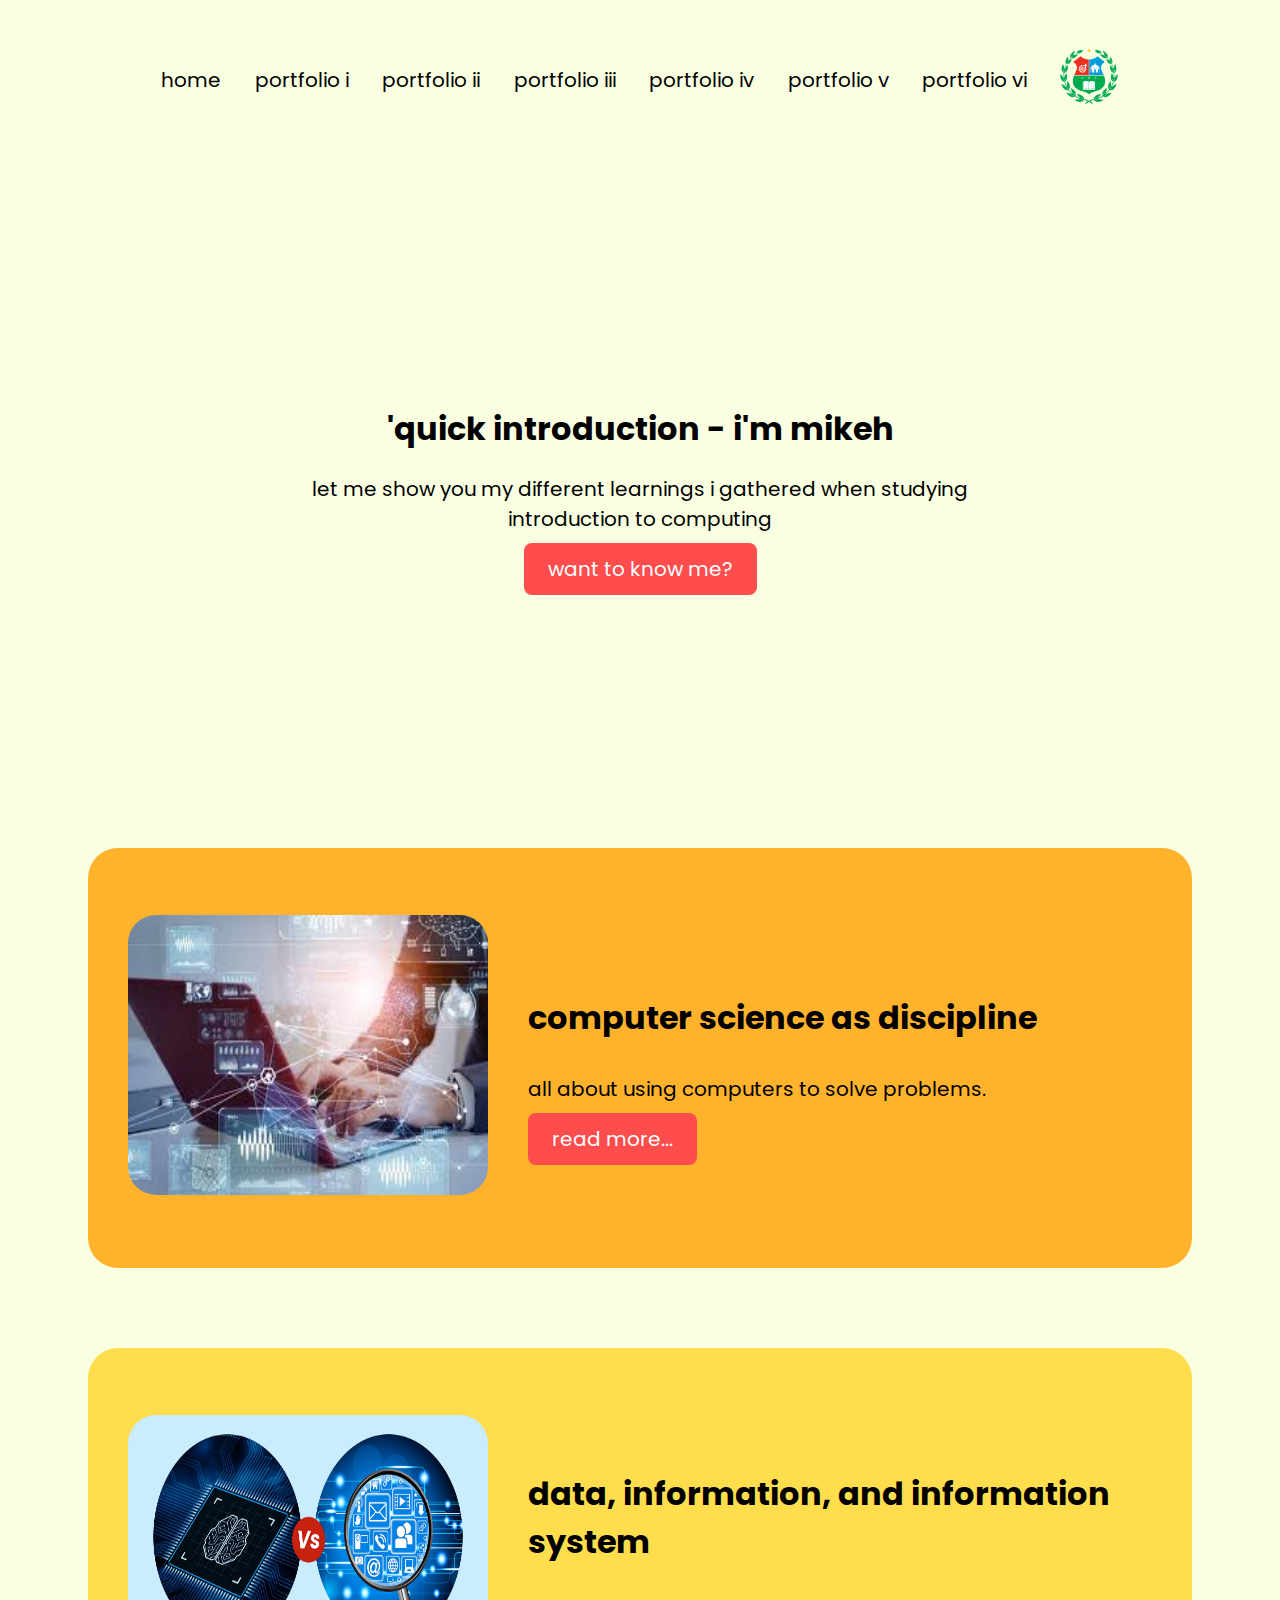
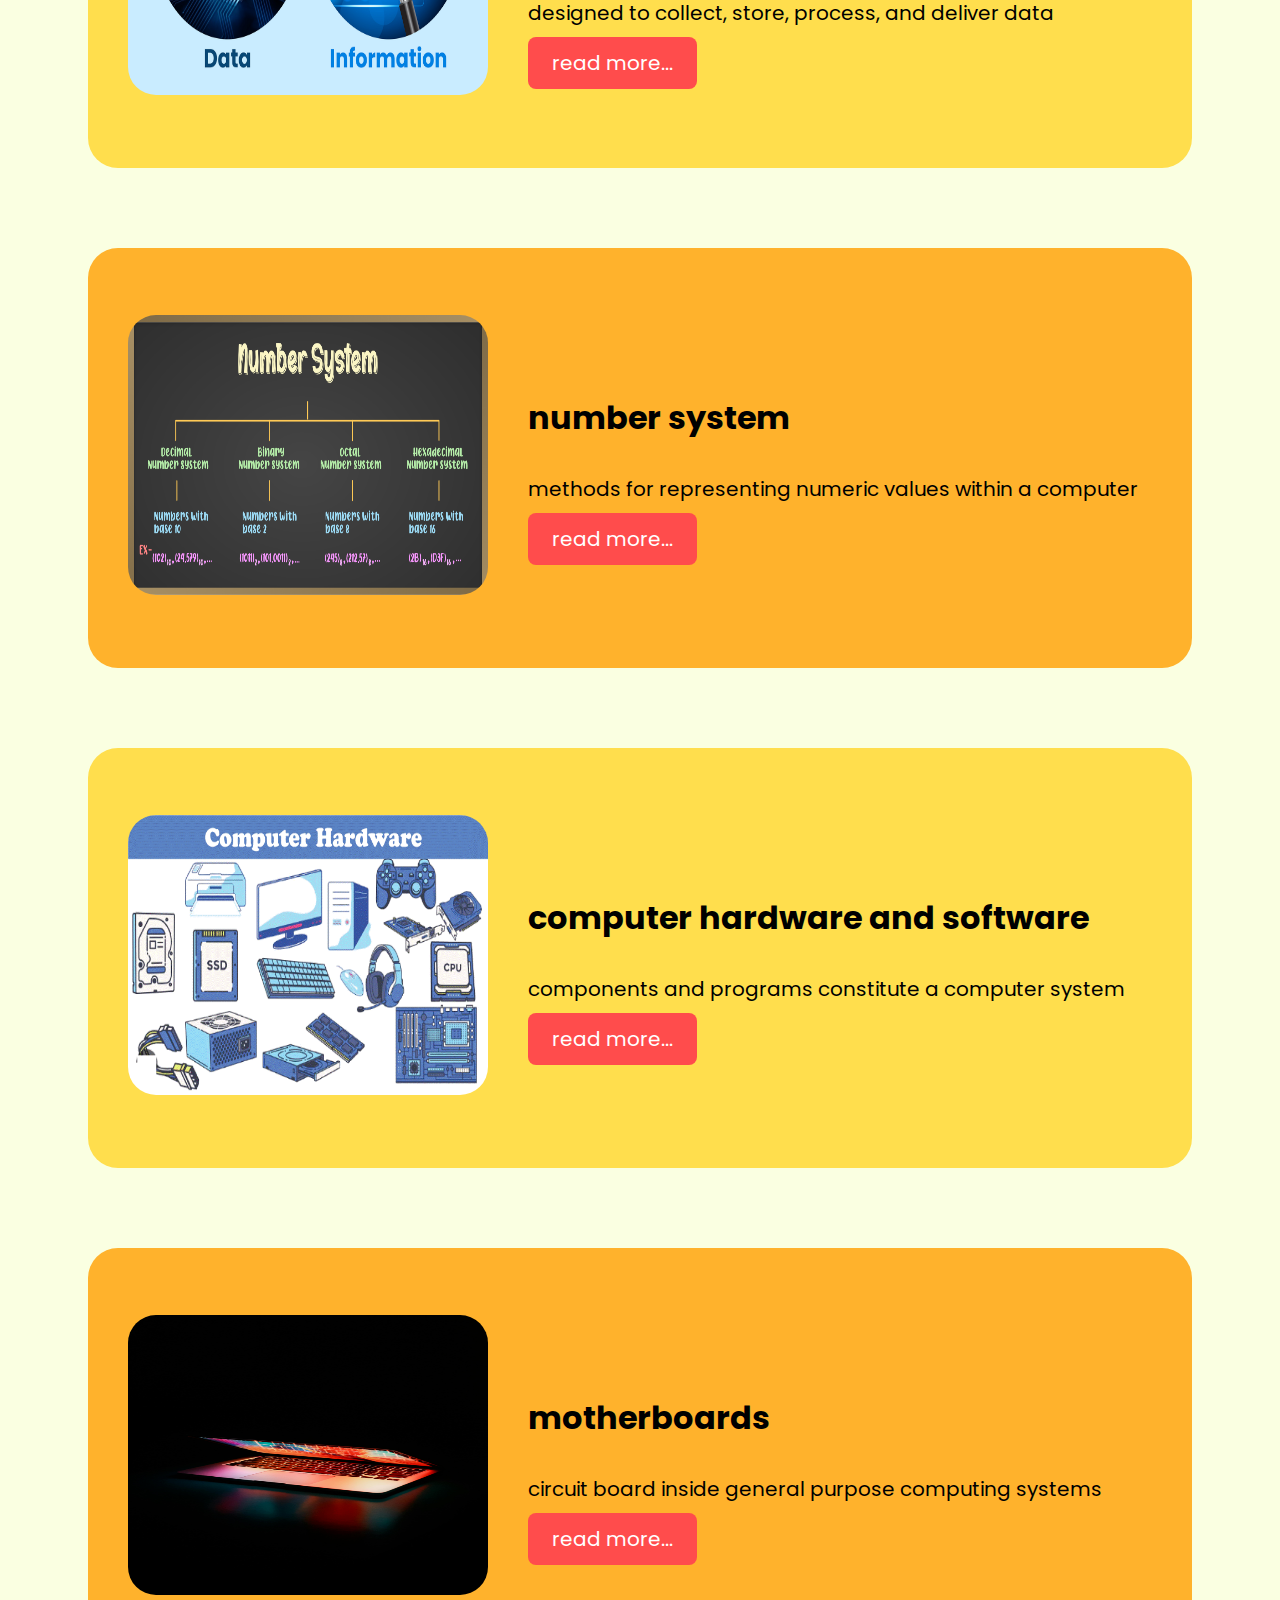
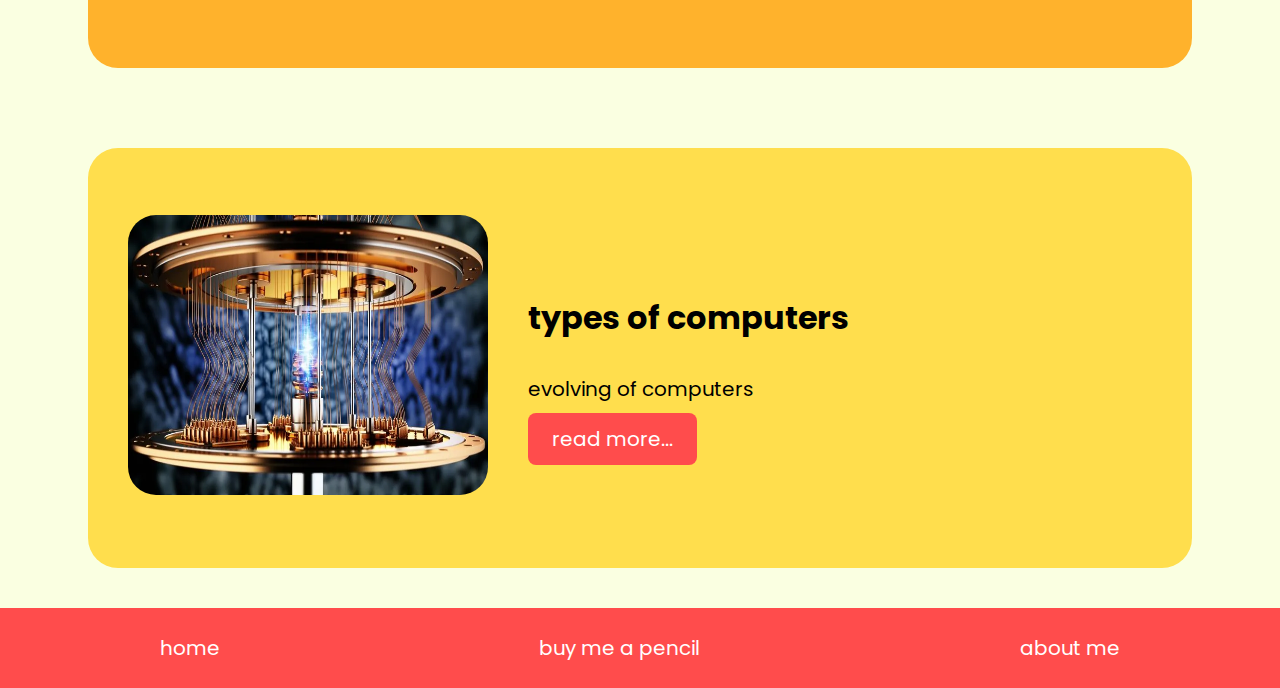
<file: index.html>
<!DOCTYPE html>
<head>
    <title>ITC Learning Collections!</title>
    <link rel="stylesheet" href="./style.css">

    <!-- I found Google Fonts Embed Online Resources  -->
    <link rel="preconnect" href="https://fonts.googleapis.com">
    <link rel="preconnect" href="https://fonts.gstatic.com" crossorigin>
    <link href="https://fonts.googleapis.com/css2?family=Poppins:ital,wght@0,100;0,200;0,300;0,400;0,500;0,600;0,700;0,800;0,900;1,100;1,200;1,300;1,400;1,500;1,600;1,700;1,800;1,900&display=swap" rel="stylesheet">

    <!-- <style>
        * {
            font-family: "Poppins", sans-serif;
            text-transform: lowercase;
        }

        body {
            margin: 0;
            background-color: #FAFFE1;
        }

        header {
            height: 160px;

            display: flex;
            justify-content: center;
        }

        footer {
            height: 80px;
            background-color: #FF4C4C;
            color: white;

            display: flex;
            justify-content: space-around;
            align-items: center;
        }

        footer > a {
            color: white;
        }

        p, a {
            font-size: 20px;
        }

        h1, h2, h3 {
            font-size: 32px;
            /* border: solid black 1px; */
        }

        #usc-logo {
            height: 56px;
        }

        nav.container {
            width: 80%;

            display: flex;
            justify-content: space-evenly; /* main axis alignment of contents, horizontally */
            align-items: center; /* cross axis (vertically) aligns items, top to bottom*/
        }

        section.hero-section {
            height: 72vh;

            display: flex;
            justify-content: center;
            align-items: center;
        }

        div.hero-content {
            text-align: center;
            /* height: 180px; */
            min-height: 160px;
            max-height: 400px;

            width: 680px;
            min-width: 600px;
            max-width: 800px;
            
        }

        .portfolio-cards {
            display: flex;
            justify-content: center;

            /* padding-top: 40px;
            padding-bottom: 40px; */

            padding: 40px;

        }

        .portfolio-1-content, .portfolio-3-content, .portfolio-5-content {
            /* width: 92vw; */
            height: 300px;
            display: flex;
            justify-content: space-evenly;
            align-items: center;
            gap: 2.5em;
            padding: 60px 40px;

            border-radius: 30px;
            background-color: #FFB22C;
        }

        .portfolio-2-content, .portfolio-4-content, .portfolio-6-content {
            /* width: 92vw; */
            height: 300px;
            display: flex;
            justify-content: space-evenly;
            align-items: center;
            gap: 2.5em;
            padding: 60px 40px;

            border-radius: 30px;
            background-color: #FFDE4D;
        }

        .section-image {
            width: 360px;
            height: 280px;
            border-radius: 28px;
        }
        .button {
            margin-top: 20px;
            padding: 12px 24px;
            background-color: #FF4C4C;
            color: white;
            border-radius: 8px;
        }

        .column-2 {
            flex-grow: 1;
        }

    </style> -->

</head>
<body>
    <header class="parent-container">
        <nav class="container">
            <a href="#">home</a>
            <a href="#portfolio-1">portfolio i</a>
            <a href="#portfolio-2">portfolio ii</a>
            <a href="#portfolio-3">portfolio iii</a>
            <a href="#portfolio-4">portfolio iv</a>
            <a href="#portfolio-5">portfolio v</a>
            <a href="#portfolio-6">portfolio vi</a>
            <a href="https://usc.edu.ph/">
                <img src="./images/USC_university_seal.svg.png" alt="University of San Carlos logo" id="usc-logo">
            </a>
        </nav>
    </header>

    <section class="hero-section">
        <div class="hero-content">
            <h1>'Quick introduction - I'm Mikeh</h1>
            <p>Let me show you my different learnings I gathered when studying introduction to computing</p>
            <a href="./about_me.html" class="button">Want to know me?</a>
        </div>
    </section>

    <section id="portfolio-1" class="portfolio-cards">
        <div class="portfolio-1-content">
            <div class="column-1">
                <img src="./images/computer science.jpeg" alt="picture" class="section-image">
            </div>
            <div class="column-2">
                <h3>Computer science as discipline</h3>
                <p>all about using computers to solve problems.</p>
                <a href="./computer-science-as-a-discipline_portfolio-1.html" class="button">Read more...</a>
            </div>
        </div>
    </section>

    <section id="portfolio-2" class="portfolio-cards">
        <div class="portfolio-2-content">
            <div class="column-1">
                <img src="./images/data information.png" alt="picture" class="section-image">
            </div>
            <div class="column-2">
                <h3>Data, Information, and Information System</h3>
                <p>designed to collect, store, process, and deliver data</p>
                <a href="./data-information-and-information-system_portfolio-2.html" class="button">Read more...</a>
            </div>
        </div>
    </section>

    <section id="portfolio-3" class="portfolio-cards">
        <div class="portfolio-3-content">
            <div class="column-1">
                <img src="./images/number system.png" alt="picture" class="section-image">
            </div>
            <div class="column-2">
                <h3>Number System</h3>
                <p>methods for representing numeric values within a computer</p>
                <a href="./number-system_portfolio-3.html" class="button">Read more...</a>
            </div>
        </div>
    </section>

    <section id="portfolio-4" class="portfolio-cards">
        <div class="portfolio-4-content">
            <div class="column-1">
                <img src="./images/computer hardware.png" alt="picture" class="section-image">
            </div>
            <div class="column-2">
                <h3>Computer Hardware and Software</h3>
                <p>components and programs constitute a computer system</p>
                <a href="./computer-hardware-and-software_portfolio-4.html" class="button">Read more...</a>
            </div>
        </div>
    </section>

    <section id="portfolio-5" class="portfolio-cards">
        <div class="portfolio-5-content">
            <div class="column-1">
                <img src="./images/pexels-junior-teixeira-1064069-2047905.jpg" alt="picture" class="section-image">
            </div>
            <div class="column-2">
                <h3>Motherboards</h3>
                <p>circuit board inside general purpose computing systems</p>
                <a href="./motherboards_portfolio-5.html" class="button">Read more...</a>
            </div>
        </div>
    </section>

    <section id="portfolio-6" class="portfolio-cards">
        <div class="portfolio-6-content">
            <div class="column-1">
                <img src="./images/quantum-computer.webp" alt="picture" class="section-image">
            </div>
            <div class="column-2">
                <h3>Types of Computers</h3>
                <p>Evolving of computers</p>
                <a href="./types-of-computers_portfolio-6.html" class="button">Read more...</a>
            </div>
        </div>
    </section>

    <footer>
        <a href="https://mikev-tech.github.io/computing-itc-learnings/">home</a>
        <a href="#">buy me a pencil</a>
        <a href="./about_me.html">about me</a>
    </footer>
</body>
</file>
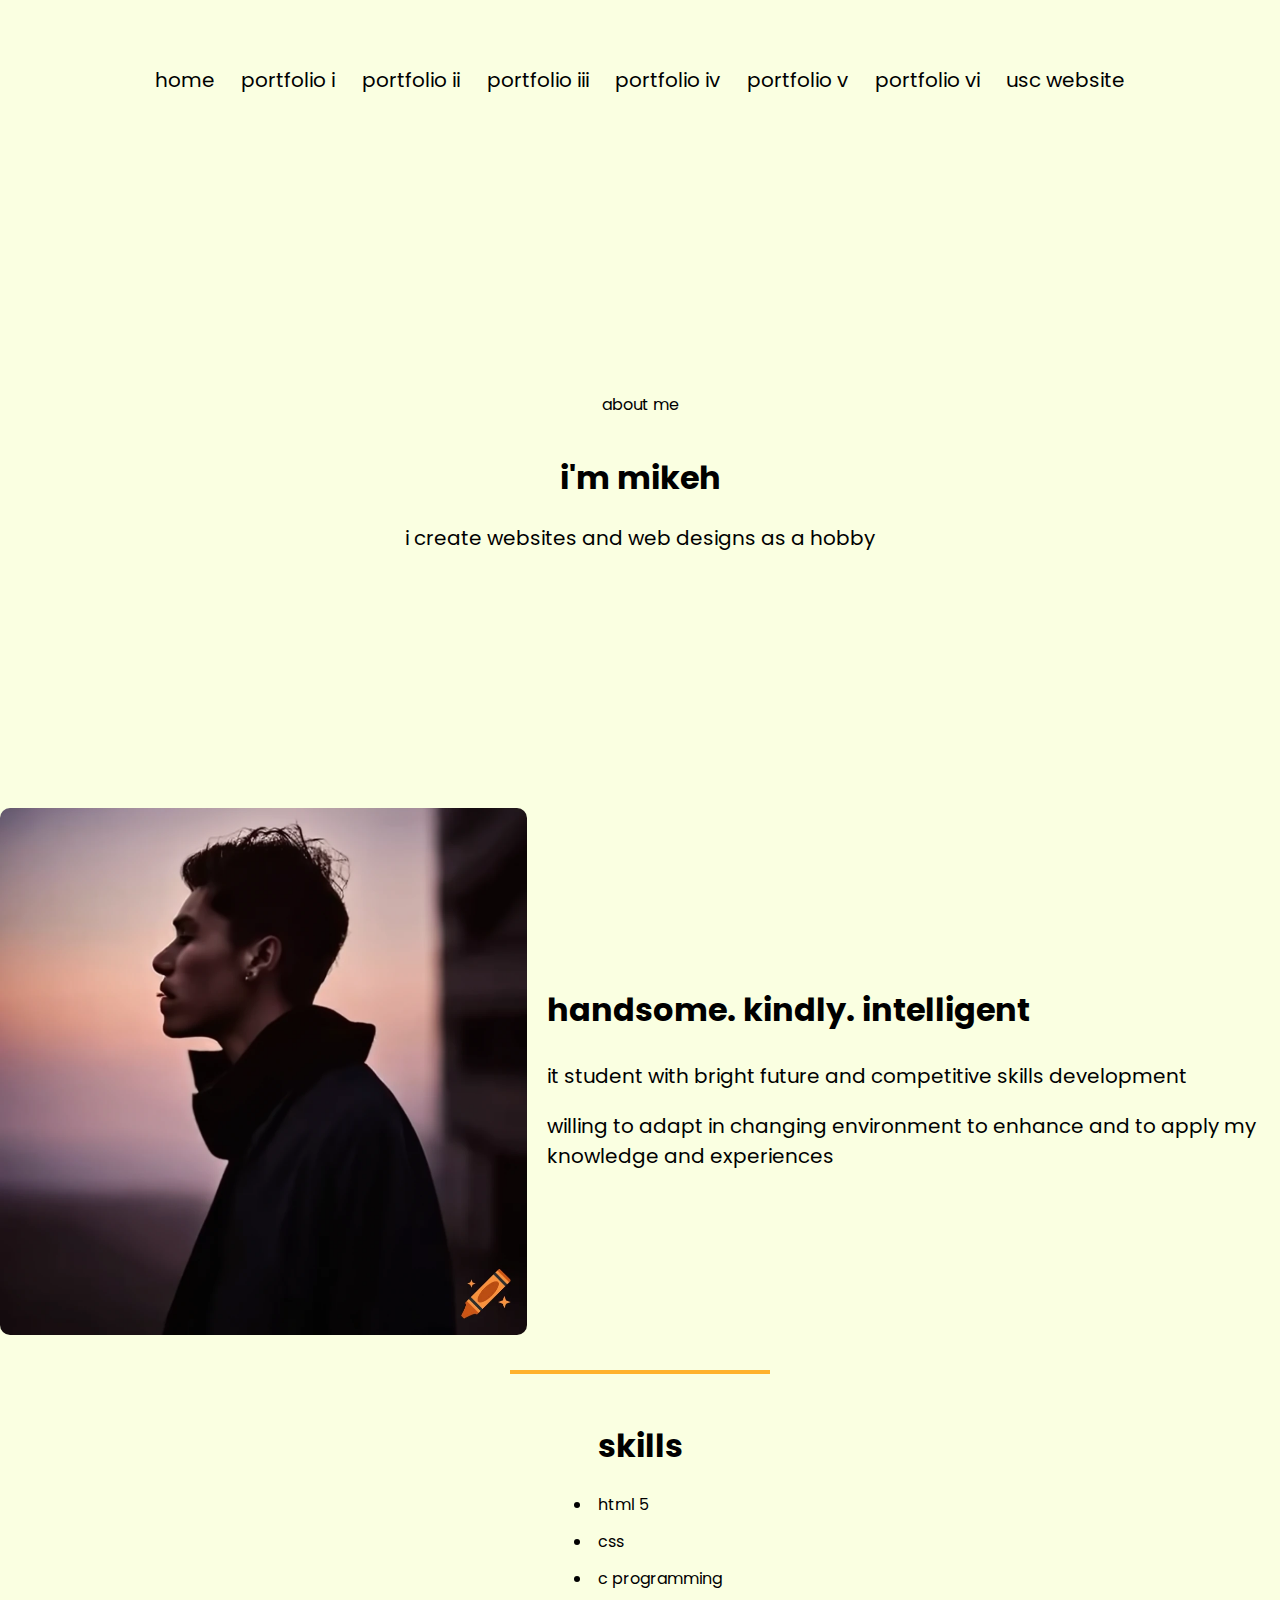
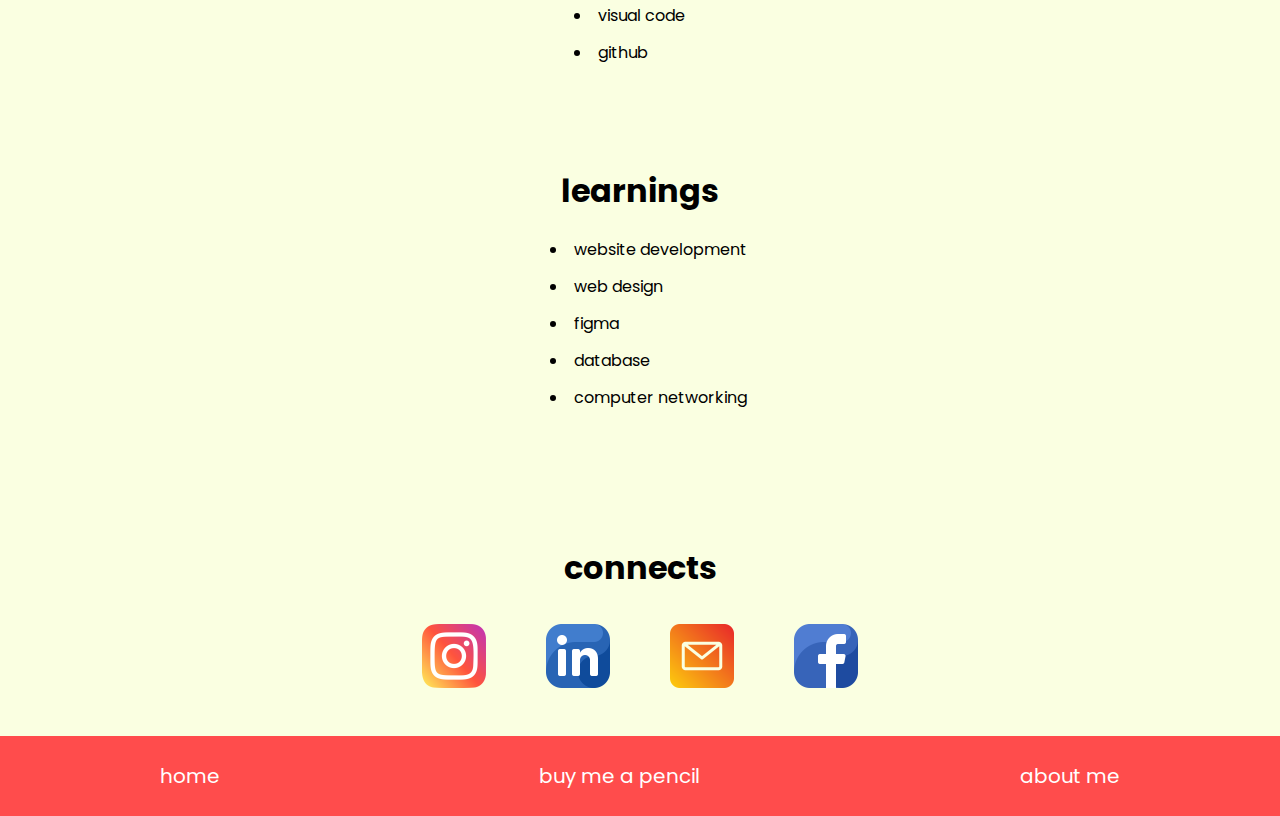
<file: about_me.html>
<!DOCTYPE html>
<head>
    <title>About me</title>
    <!-- <link rel="stylesheet" href="./style.css"> -->
     <link rel="stylesheet" href="./about-me-styling.css">

    <!-- I found Google Fonts Embed Online Resources  -->
    <link rel="preconnect" href="https://fonts.googleapis.com">
    <link rel="preconnect" href="https://fonts.gstatic.com" crossorigin>
    <link href="https://fonts.googleapis.com/css2?family=Poppins:ital,wght@0,100;0,200;0,300;0,400;0,500;0,600;0,700;0,800;0,900;1,100;1,200;1,300;1,400;1,500;1,600;1,700;1,800;1,900&display=swap" rel="stylesheet">
    
    <!-- <style>
         * {
            font-family: "Poppins", sans-serif;
            text-transform: lowercase;
        }

        body {
            margin: 0;
            background-color: #FAFFE1;
        }

        header {
            border: solid red 1px;
            height: 160px;

            display: flex;
            justify-content: center;
        }

        nav.container {
            border: solid black 1px;
            width: 80%;

            display: flex;
            justify-content: space-evenly; /* main axis alignment of contents, horizontally */
            align-items: center; /* cross axis (vertically) aligns items, top to bottom*/
        }

        nav > a {
            border: solid green 1px;
        }

        footer {
            border: solid black 1px;
            height: 80px;
            background-color: #FF4C4C;
            color: white;

            display: flex;
            justify-content: space-around;
            align-items: center;
        }

        footer > a {
            color: white;
        }

        p, a {
            font-size: 20px;
            border: solid black 1px;
        }

        h1, h2, h3 {
            font-size: 32px;
            border: solid black 1px;
        }

        /* about me css */
        div.about-me-hero-section {
            border: solid black 1px;
            height: 72vh;

            display: flex;
            flex-direction: column;
            justify-content: center;
            align-items: center;
        }

        div.hero-content {
            border: solid black 1px;
            text-align: center;
            /* height: 180px; */
            min-height: 160px;
            max-height: 400px;

            width: 680px;
            min-width: 600px;
            max-width: 800px;
        }

        p.about-me-hero-text {
            font-size: 16px;
        }
        
        div.self-container {
            display: flex;
            align-items: center;
            gap: 20px;

            padding-bottom: 20px;
        }

        div.self-container, div.self-container > div {
            border: solid black 1px;
        }

        .profile-pic {
            width: 720px;
        }
        img.self-pic {
            width: 100%;
            height: auto;

            border-radius: 10px;
        }

        hr {
            width: 20%;
            border: solid #FFB22C 2px;
        }

        /* list css */

        div.skills-list, div.learnings-list  {
            display: flex;
            flex-direction: column;
            align-items: center;

            padding: 40px 0;
        }

        div.skills-list, div.skills-list > *, div.learnings-list, div.learnings-list > * {
            border: solid black 1px;
        }

        .list-titles {
            margin: 0;
        }

        ul li {
            padding: 6px;

            border: solid black 1px;
        }

        div.connects {
            display: flex;
            flex-direction: column;
            align-items: center;
            
            padding: 40px 0;
        }
        
        div.socials {
            display: flex;
            justify-content: space-between;
            align-items: center;
            gap: 60px;

            border: solid black 1px;
        }
        .socmed-icons {
            width: 64px;
            height: auto;
        }
    </style> -->
</head>
<body>
    <header class="parent-container">
        <nav class="container">
            <a href="https://mikev-tech.github.io/computing-itc-learnings/">home</a>
            <a href="./computer-science-as-a-discipline_portfolio-1.html">portfolio i</a>
            <a href="./data-information-and-information-system_portfolio-2.html">portfolio ii</a>
            <a href="./number-system_portfolio-3.html">portfolio iii</a>
            <a href="./computer-hardware-and-software_portfolio-4.html">portfolio iv</a>
            <a href="./motherboards_portfolio-5.html">portfolio v</a>
            <a href="./types-of-computers_portfolio-6.html">portfolio vi</a>
            <a href="https://usc.edu.ph/">USC website</a>
        </nav>
    </header>
    <div class="about-me-hero-section">
        <!-- Hero Section -->
         <p class="about-me-hero-text">About me</p>
         <div class="hero-content">
            <h1>I'm Mikeh</h1>
            <p>I create websites and web designs as a hobby</p>
         </div>
    </div>

    <div class="self-container">
        <div class="profile-pic">
            <img src="./images/man-solo-pic.webp" alt="" class="self-pic">
        </div>
        <div>
            <h2>Handsome. Kindly. Intelligent</h2>
            <p>IT student with bright future and competitive skills development</p>
            <p>Willing to adapt in changing environment to enhance and to apply my knowledge and experiences</p>
        </div>
    </div>
    <hr>
    <div class="skills-list">
        <h3 class="list-titles">Skills</h3>
        <ul>
            <li>HTML 5</li>
            <li>CSS</li>
            <li>C Programming</li>
            <li>Visual Code</li>
            <li>Github</li>
        </ul>
    </div>

    <div class="learnings-list">
        <h3 class="list-titles">Learnings</h3>
        <ul>
            <li>Website Development</li>
            <li>Web Design</li>
            <li>Figma</li>
            <li>Database</li>
            <li>Computer Networking</li>
        </ul>
    </div>

    <div class="connects">
        <h3>Connects</h3>
        <div class="socials">
            <a href="https://www.instagram.com/mikebinigay/"><img src="./images/instagram_2111463.png" alt="instagram-icon" class="socmed-icons"></a>
            <a href="https://www.linkedin.com/in/mike-kevin-binigay-02a669180/"><img src="./images/linkedin_2504923.png" alt="linkedin-icon" class="socmed-icons"></a>
            <a href="mailto:mikebinigay@gmail.com"><img src="./images/email_3694362.png" alt="email-icon" class="socmed-icons"></a>
            <a href="https://www.facebook.com/mikekevin.binigay/"><img src="./images/facebook_2504903.png" alt="facebook-icon" class="socmed-icons"></a>
        </div>
    </div>

    <footer>
        <a href="https://mikev-tech.github.io/computing-itc-learnings/">home</a>
        <a href="#">buy me a pencil</a>
        <a href="./about_me.html">about me</a>
    </footer>
</body>
</file>
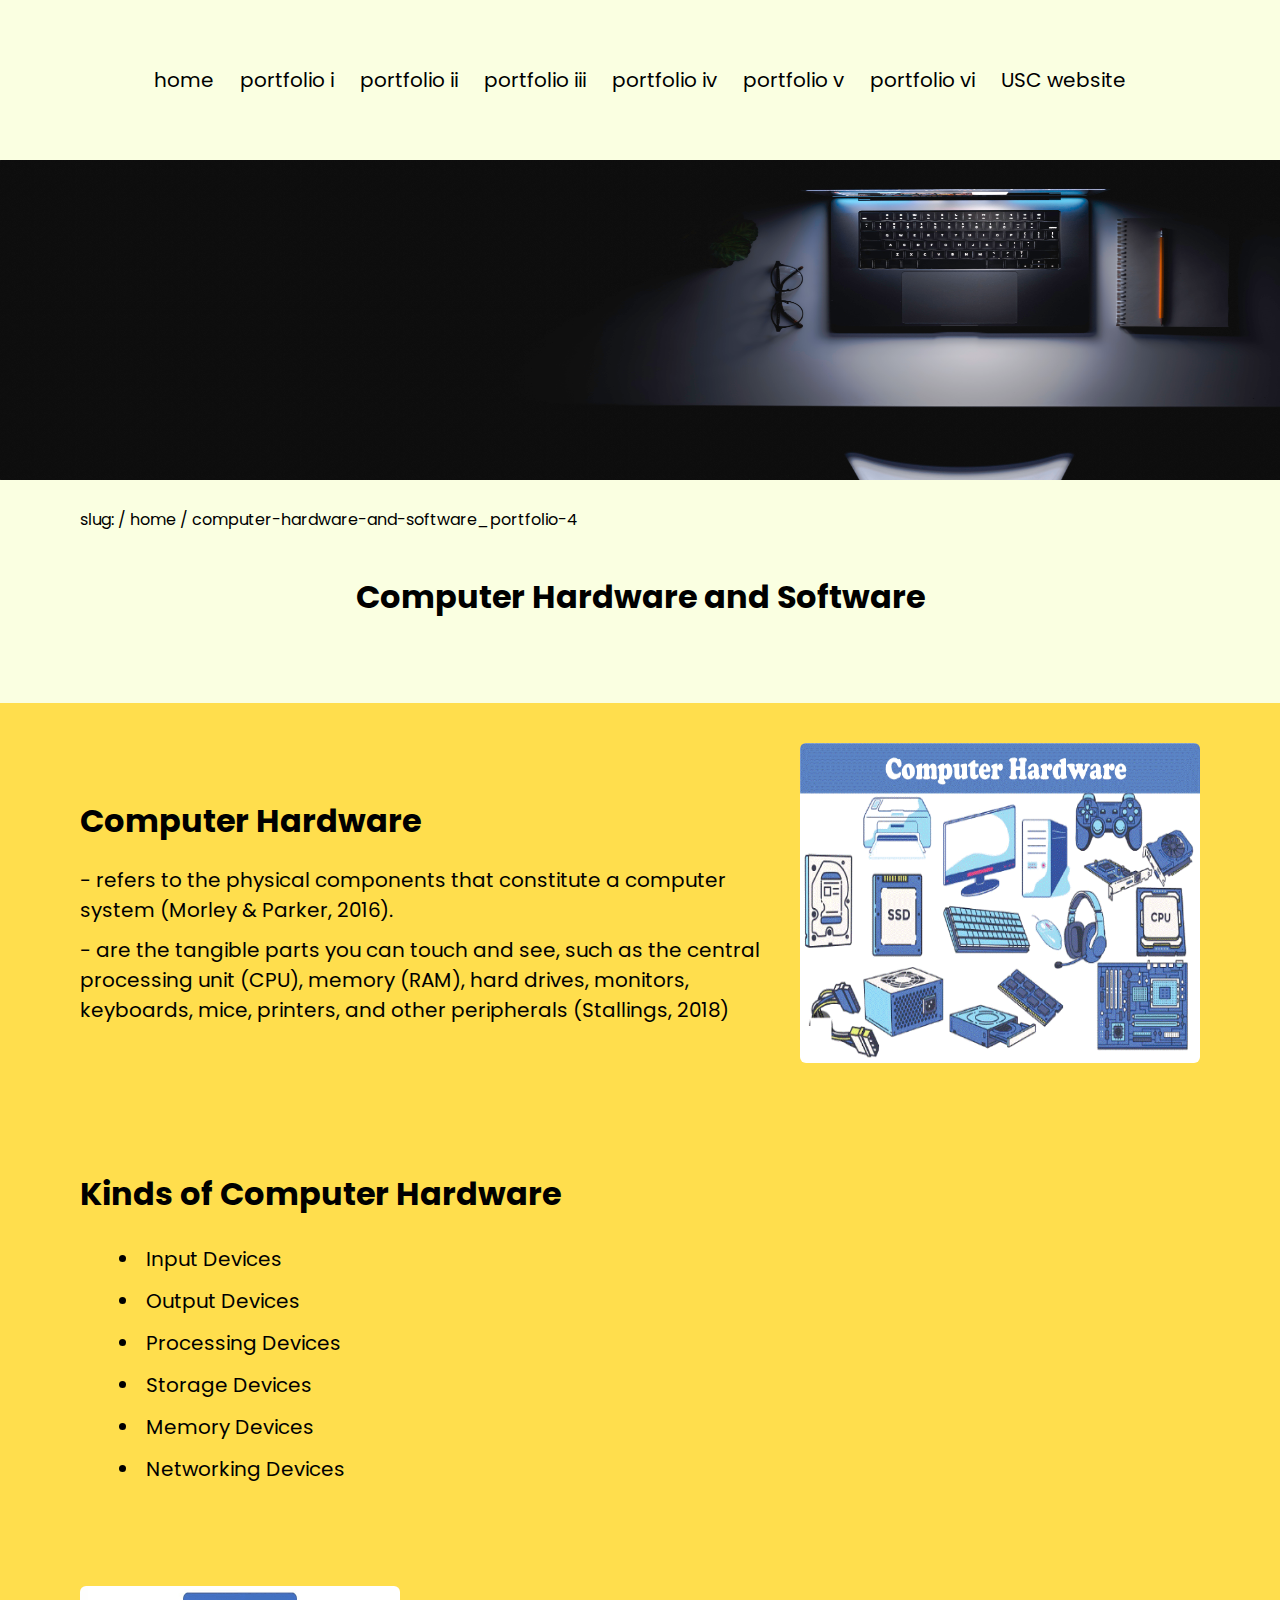
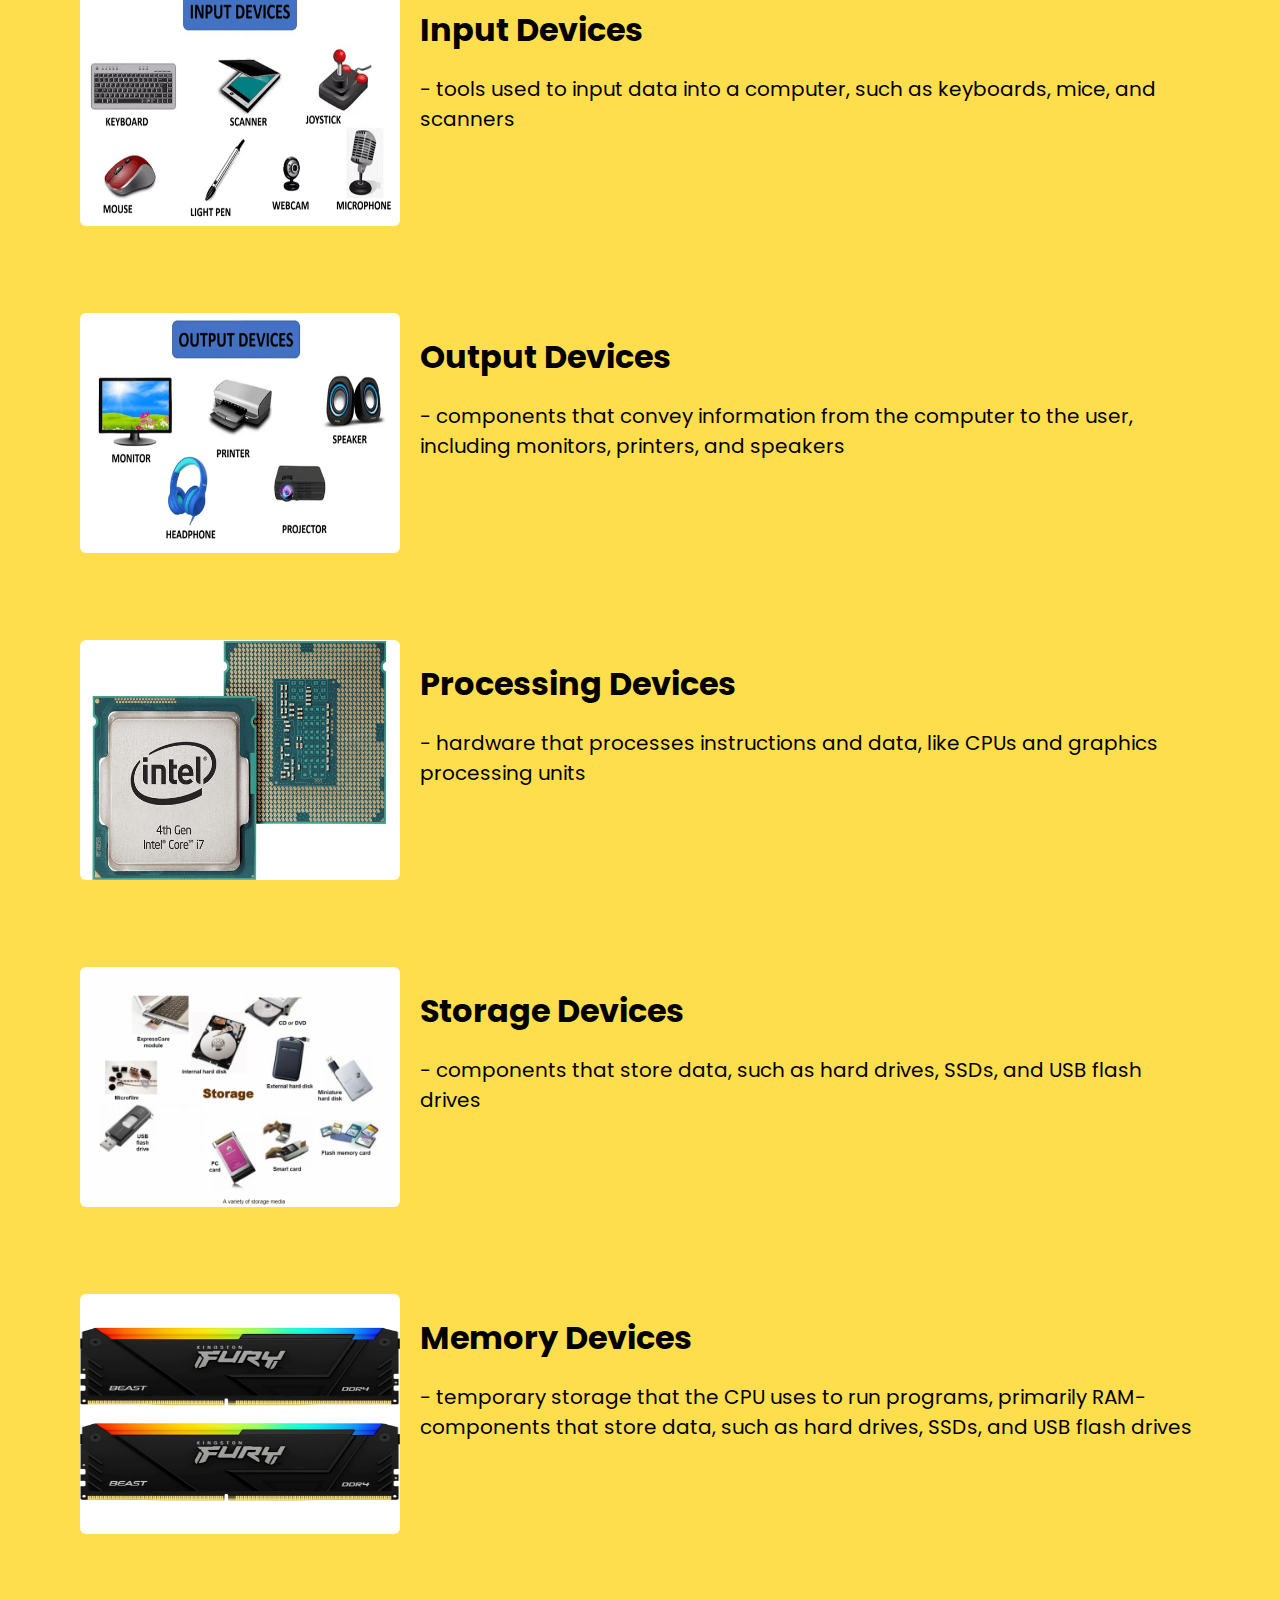
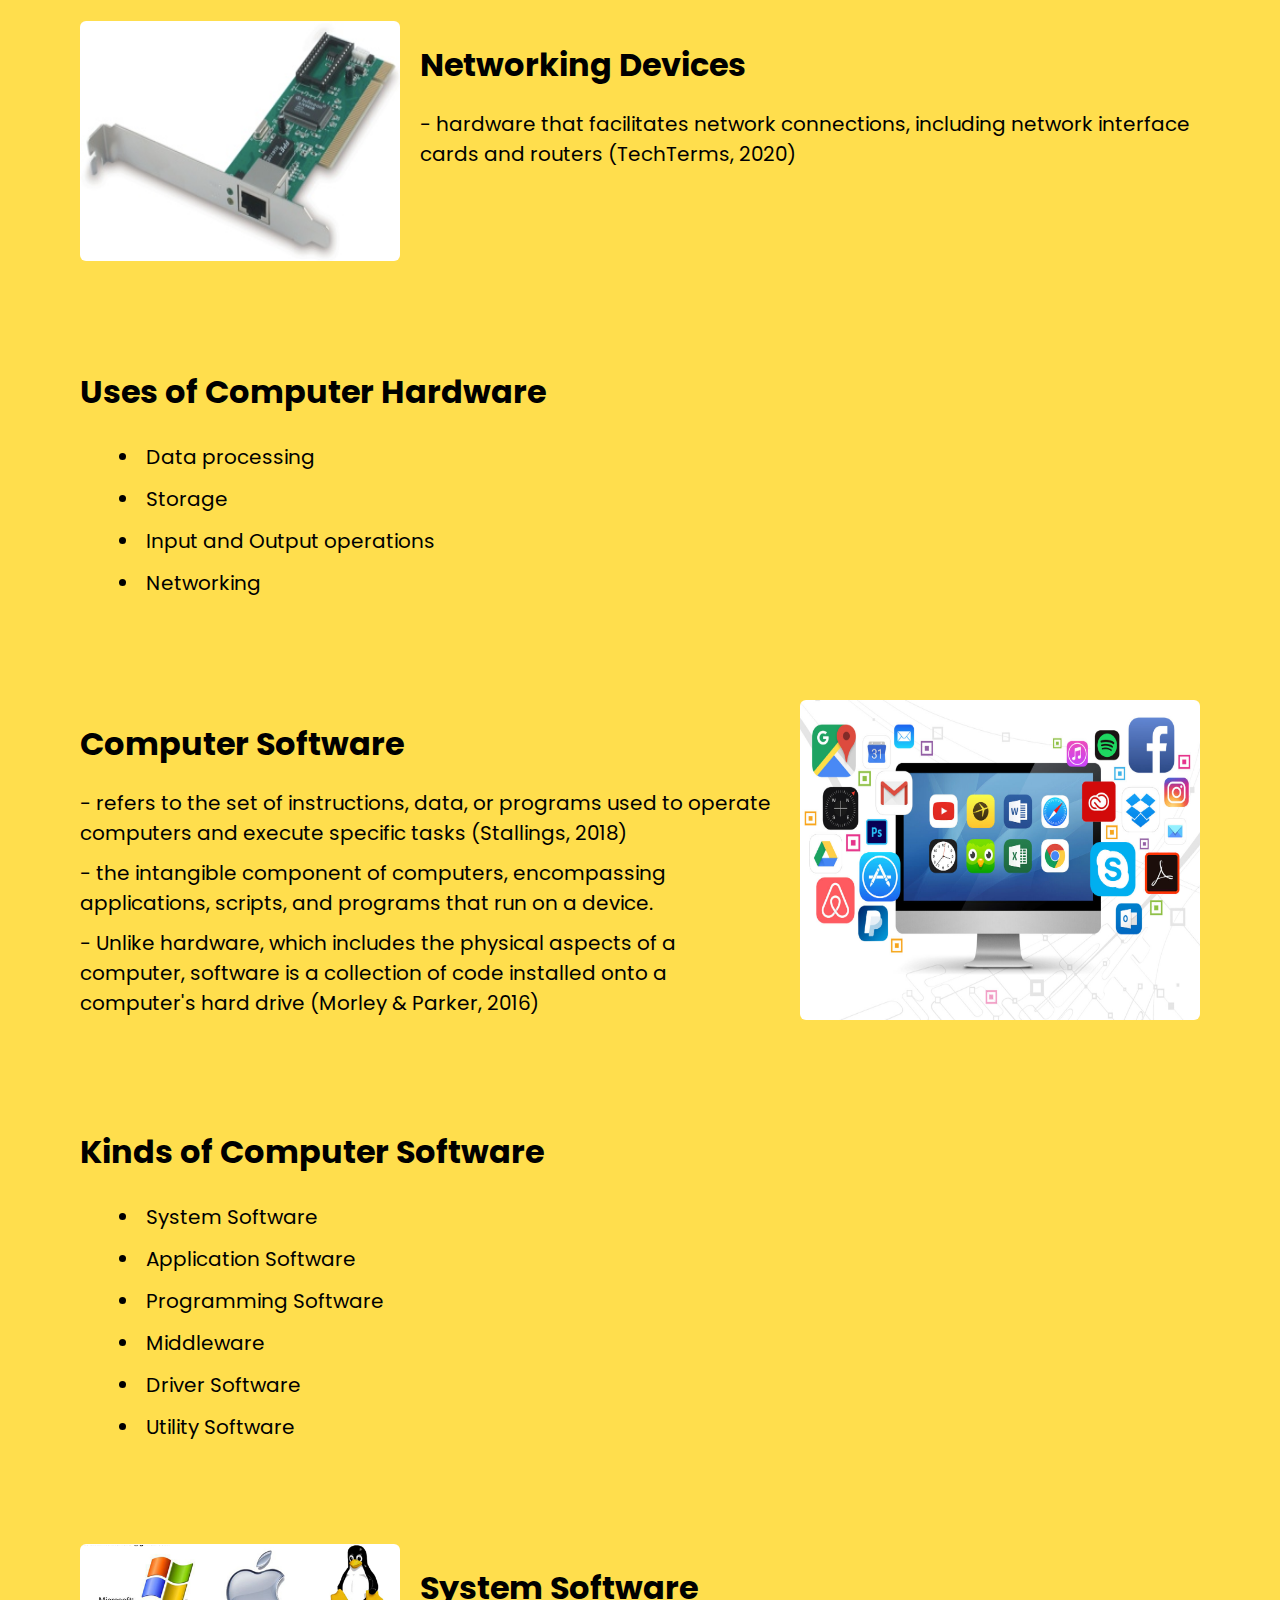
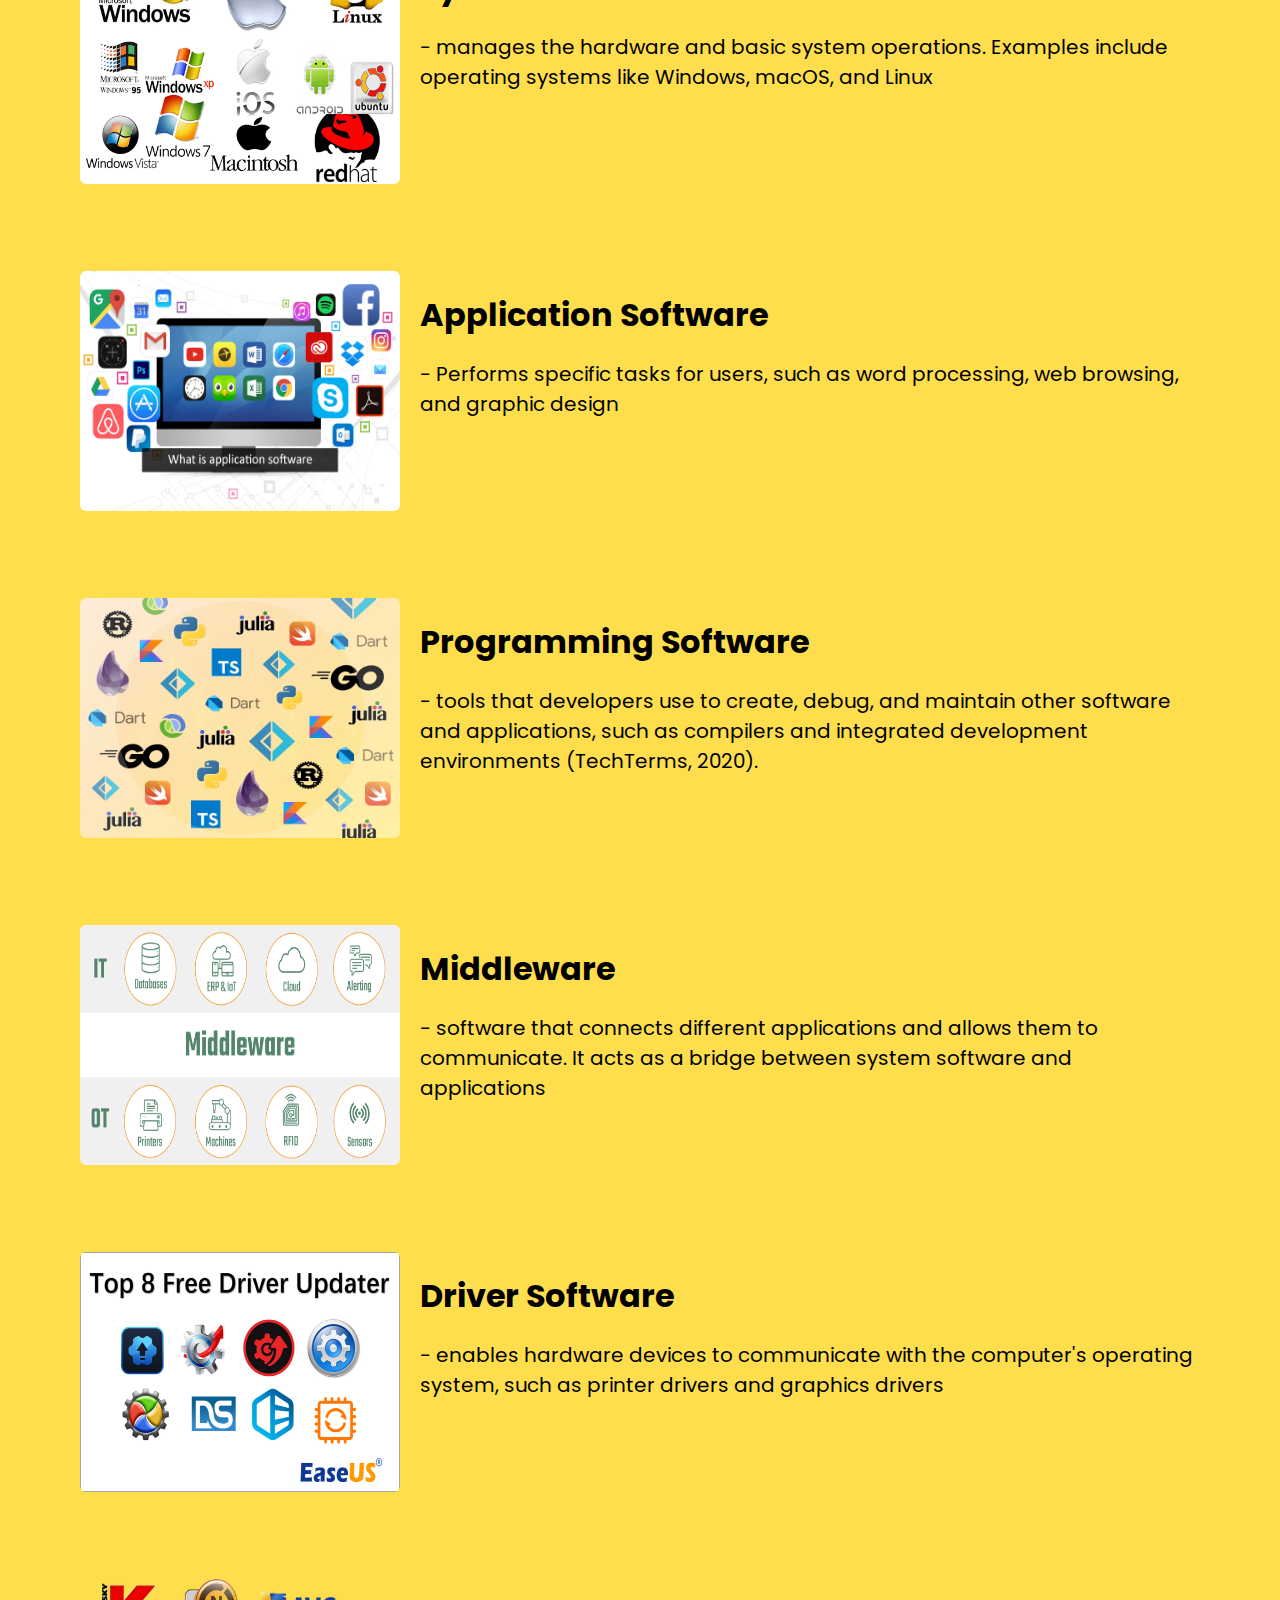
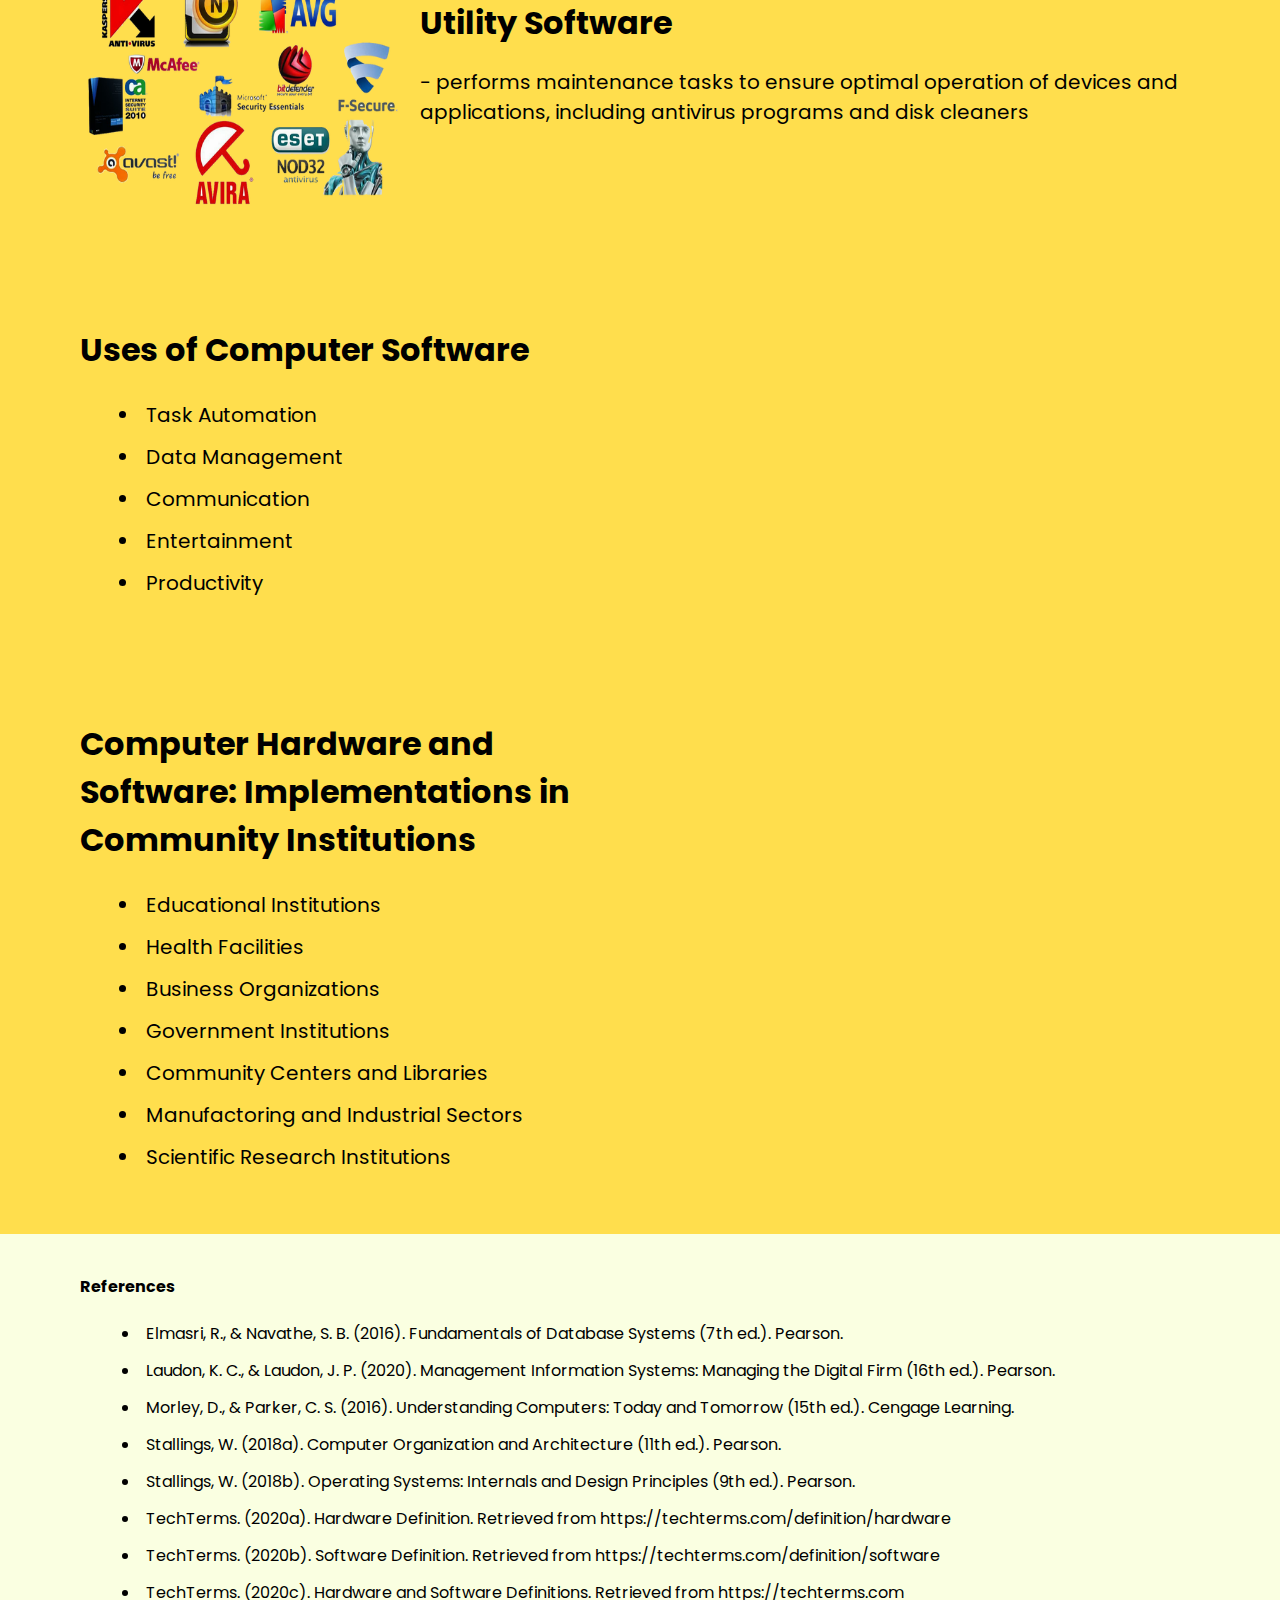
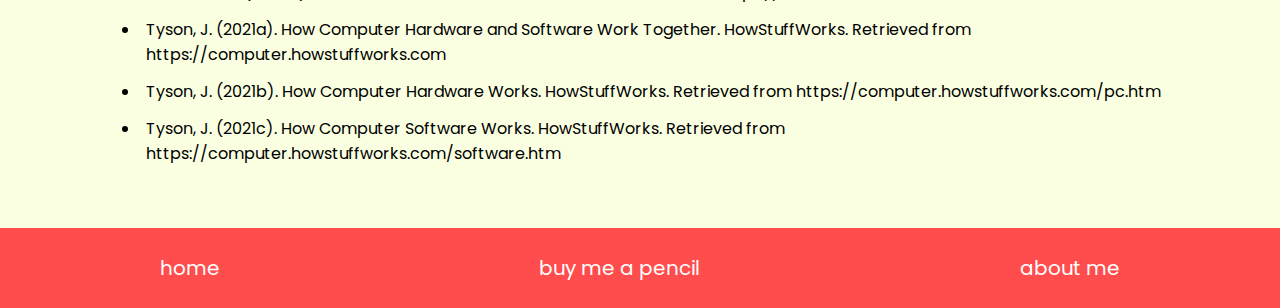
<file: computer-hardware-and-software_portfolio-4.html>
<!DOCTYPE html>
<head>
    <title>Data, Information, and Information System - Portfolio 2</title>
    <!-- <link rel="stylesheet" href="./style.css"> -->
    <link rel="stylesheet" href="./css/portfolio-styling.css">

    <!-- I found Google Fonts Embed Online Resources  -->
    <link rel="preconnect" href="https://fonts.googleapis.com">
    <link rel="preconnect" href="https://fonts.gstatic.com" crossorigin>
    <link href="https://fonts.googleapis.com/css2?family=Poppins:ital,wght@0,100;0,200;0,300;0,400;0,500;0,600;0,700;0,800;0,900;1,100;1,200;1,300;1,400;1,500;1,600;1,700;1,800;1,900&display=swap" rel="stylesheet">

    <!-- <style>
         * {
            font-family: "Poppins", sans-serif;
            /* text-transform: lowercase; */
        }

        body {
            margin: 0;
            background-color: #FAFFE1;
        }

        header {
            /* border: solid red 1px; */
            height: 160px;

            display: flex;
            justify-content: center;
        }

        nav.container {
            /* border: solid black 1px; */
            width: 80%;

            display: flex;
            justify-content: space-evenly; /* main axis alignment of contents, horizontally */
            align-items: center; /* cross axis (vertically) aligns items, top to bottom*/
        }

        /* nav > a {
            border: solid green 1px;
        } */

        footer {
            /* border: solid black 1px; */
            height: 80px;
            background-color: #FF4C4C;
            color: white;

            display: flex;
            justify-content: space-around;
            align-items: center;
        }

        footer > a {
            color: white;
        }

        p, a {
            font-size: 20px;
            /* border: solid black 1px; */
        }

        h1, h2, h3 {
            font-size: 32px;
            /* border: solid black 1px; */
        }

        /* portfolio_templae CSS */

        p {
            margin: 10px 0;
        }

        h3 {
            margin: 20px 0;
        }

        .portfolio-hero {
            /* border: solid black 1px; */
            display: flex;
            flex-direction: column;
            align-items: center;

            padding-bottom: 60px;
        }

        /* .porfolio-hero-bg-image {
            border: solid pink 1px;
        } */
        
        .banner {
            width: 100vw;
            height: 320px;
        }

        .slug-left {
            align-self: baseline;
            margin: 20px 80px;
            font-size: 16px;
        }
        
        .main-article-section {
            background-color: #FFDE4D;
        }

        .design-1 {
            /* border: solid sienna 1px; */
            display: flex;
            justify-content: space-around;
            align-items: center;
            gap: 20px;

            padding: 40px 80px;
        }

        /* .design-1 > div, .design-2 > div, .design-2 > div > div  {
            border: solid black 1px;
        } */

        .design-1-image {
            height: 320px;
            width: 400px;

            border-radius: 6px;
        }

        .design-2 {
            /* border: solid sienna 1px; */
            display: flex;
            flex-direction: column;

            padding: 40px 80px;
        }

        .design-2-column-1 {
            display: flex;
            gap: 20px;
            justify-content: space-around;
            align-tracks: center;
        }

        .design-2-image {
            height: 240px;
            width: 320px;

            border-radius: 6px;
        }

        .design-3 {
            display: flex;
            gap: 20px;
            padding: 40px 80px;
        }

        /* .design-3, .design-3 > div, .design-3 > div > ul, .design-3 > div > ul li {
            border: solid black 1px;
        } */

        .design-3-col-1, .design-3-col-2 {
            flex-basis: 50%;
        }

        .design-3 > div > ul li {
            margin-left: 20px;
            padding: 6px;
        }

        /* .design-4 class */

        .design-4 {
            display: flex;
            flex-direction: column;
            align-items: center;
            padding: 40px 80px;
        }

        table {
            width: 50%;
            border-collapse: collapse;
        }

        table, th, td {
            border: solid black 2px;
            padding: 12px;
        }

        .row-heading {
            font-weight: bold;
        }

        .references {
            display: flex;
            flex-direction: column;
            padding: 40px 80px;
        }

        .references > h4 {
            margin: 0;
        }

        .references > ul li {
            margin-left: 20px;
            padding: 6px;
        }

        /* .references, .references > *, .references > * > * {
            border: solid black 1px;
        } */

        /* Additional CSS to portfolio template*/
        main {
            text-transform: initial;
        }

        .design-3 > div > ul li {
            font-size: 20px;
        }
        
    </style> -->

</head>
<body>
    <header class="parent-container">
        <nav class="container">
            <a href="https://mikev-tech.github.io/computing-itc-learnings/">home</a>
            <a href="./computer-science-as-a-discipline_portfolio-1.html">portfolio i</a>
            <a href="./data-information-and-information-system_portfolio-2.html">portfolio ii</a>
            <a href="./number-system_portfolio-3.html">portfolio iii</a>
            <a href="./computer-hardware-and-software_portfolio-4.html">portfolio iv</a>
            <a href="./motherboards_portfolio-5.html">portfolio v</a>
            <a href="./types-of-computers_portfolio-6.html">portfolio vi</a>
            <a href="https://usc.edu.ph/">USC website</a>
        </nav>
    </header>

    <div class="portfolio-hero">
        <div class="porfolio-hero-bg-image">
            <img src="./images/laptop-with-glowing-screen-table-dark-top-view-copy-space.jpg" alt="" class="banner">
        </div>
        <p class="slug-left">slug: / home / computer-hardware-and-software_portfolio-4</p>
        <h1>Computer Hardware and Software</h1>
    </div>


    <main class="main-article-section">
        <article class="design-1">
            <div>
                <h3>Computer Hardware</h3>
                <p> - refers to the physical components
                    that constitute a computer system
                    (Morley & Parker, 2016).</p>
                <p> - are the tangible parts you can
                    touch and see, such as the central
                    processing unit (CPU), memory
                    (RAM), hard drives, monitors,
                    keyboards, mice, printers, and
                    other peripherals (Stallings, 2018)</p>
            </div>
            <div class="design-1-column-2">
                <img src="./images/computer hardware.png" alt="computer hardware" class="design-1-image">
            </div>
        </article>

        <article class="design-3">
            <div class="design-3-col-1">
                <h3>Kinds of Computer Hardware</h3>
                <ul>
                    <li>Input Devices</li>
                    <li>Output Devices</li>
                    <li>Processing Devices</li>
                    <li>Storage Devices</li>
                    <li>Memory Devices</li>
                    <li>Networking Devices</li>
                </ul>
            </div>
        </article>

        <article class="design-2">
            <div class="design-2-column-1">
                <div>
                    <img src="./images/input-devices.webp" alt="input devices" class="design-2-image">
                </div>
                <div>
                    <h3>Input Devices</h3>
                    <p> - tools used to input data into a
                        computer, such as keyboards, mice,
                        and scanners</p>
                </div>
            </div>
        </article>

        <article class="design-2">
            <div class="design-2-column-1">
                <div>
                    <img src="./images/output-devices.webp" alt="output device" class="design-2-image">
                </div>
                <div>
                    <h3>Output Devices</h3>
                    <p> - components that convey
                        information from the computer to the
                        user, including monitors, printers, and
                        speakers</p>
                </div>
            </div>
        </article>

        <article class="design-2">
            <div class="design-2-column-1">
                <div>
                    <img src="./images/processing device.jpg" alt="processing device" class="design-2-image">
                </div>
                <div>
                    <h3>Processing Devices</h3>
                    <p> - hardware that processes instructions
                        and data, like CPUs and graphics
                        processing units</p>
                </div>
            </div>
        </article>

        <article class="design-2">
            <div class="design-2-column-1">
                <div>
                    <img src="./images/storage device.png" alt="storage device" class="design-2-image">
                </div>
                <div>
                    <h3>Storage Devices</h3>
                    <p> - components that store data, such as
                        hard drives, SSDs, and USB flash drives</p>
                </div>
            </div>
        </article>

        <article class="design-2">
            <div class="design-2-column-1">
                <div>
                    <img src="./images/memory device.jpeg" alt="memory device" class="design-2-image">
                </div>
                <div>
                    <h3>Memory Devices</h3>
                    <p> - temporary storage that the CPU uses
                        to run programs, primarily RAM- components that store data, such as
                        hard drives, SSDs, and USB flash drives</p>
                </div>
            </div>
        </article>

        <article class="design-2">
            <div class="design-2-column-1">
                <div>
                    <img src="./images/networking device.png" alt="networking device" class="design-2-image">
                </div>
                <div>
                    <h3>Networking Devices</h3>
                    <p> - hardware that facilitates network
                        connections, including network interface
                        cards and routers (TechTerms, 2020)</p>
                </div>
            </div>
        </article>

        <article class="design-3">
            <div class="design-3-col-1">
                <h3>Uses of Computer Hardware</h3>
                <ul>
                    <li>Data processing</li>
                    <li>Storage</li>
                    <li>Input and Output operations</li>
                    <li>Networking</li>
                </ul>
            </div>
        </article>

        <article class="design-1">
            <div>
                <h3>Computer Software</h3>
                <p> - refers to the set of instructions, data, or
                    programs used to operate computers and
                    execute specific tasks (Stallings, 2018)</p>
                <p> - the intangible component of computers,
                    encompassing applications, scripts, and
                    programs that run on a device.</p>
                <p> - Unlike hardware, which includes the physical
                    aspects of a computer, software is a collection
                    of code installed onto a computer's hard drive
                    (Morley & Parker, 2016)</p>
            </div>
            <div class="design-1-column-2">
                <img src="./images/computer software.jpg" alt="computer software" class="design-1-image">
            </div>
        </article>

        <article class="design-3">
            <div class="design-3-col-1">
                <h3>Kinds of Computer Software</h3>
                <ul>
                    <li>System Software</li>
                    <li>Application Software</li>
                    <li>Programming Software</li>
                    <li>Middleware</li>
                    <li>Driver Software</li>
                    <li>Utility Software</li>
                </ul>
            </div>
        </article>

        <article class="design-2">
            <div class="design-2-column-1">
                <div>
                    <img src="./images/system software.png" alt="system software" class="design-2-image">
                </div>
                <div>
                    <h3>System Software</h3>
                    <p> - manages the hardware and basic
                        system operations. Examples include
                        operating systems like Windows,
                        macOS, and Linux</p>
                </div>
            </div>
        </article>

        <article class="design-2">
            <div class="design-2-column-1">
                <div>
                    <img src="./images/application software.jpg" alt="application software" class="design-2-image">
                </div>
                <div>
                    <h3>Application Software</h3>
                    <p> - Performs specific tasks for users, such as
                        word processing, web browsing, and
                        graphic design</p>
                </div>
            </div>
        </article>

        <article class="design-2">
            <div class="design-2-column-1">
                <div>
                    <img src="./images/programming software.webp" alt="programming software" class="design-2-image">
                </div>
                <div>
                    <h3>Programming Software</h3>
                    <p> - tools that developers use to create, debug,
                        and maintain other software and applications,
                        such as compilers and integrated development
                        environments (TechTerms, 2020).</p>
                </div>
            </div>
        </article>

        <article class="design-2">
            <div class="design-2-column-1">
                <div>
                    <img src="./images/middleware software.webp" alt="middleware software" class="design-2-image">
                </div>
                <div>
                    <h3>Middleware</h3>
                    <p> - software that connects different
                        applications and allows them to
                        communicate. It acts as a bridge between
                        system software and applications</p>
                </div>
            </div>
        </article>

        <article class="design-2">
            <div class="design-2-column-1">
                <div>
                    <img src="./images/driver software.webp" alt="driver software" class="design-2-image">
                </div>
                <div>
                    <h3>Driver Software</h3>
                    <p> - enables hardware devices to communicate
                        with the computer's operating system, such as
                        printer drivers and graphics drivers</p>
                </div>
            </div>
        </article>

        <article class="design-2">
            <div class="design-2-column-1">
                <div>
                    <img src="./images/utility software.png" alt="utility software" class="design-2-image">
                </div>
                <div>
                    <h3>Utility Software</h3>
                    <p>  - performs maintenance tasks to ensure
                        optimal operation of devices and
                        applications, including antivirus programs
                        and disk cleaners</p>
                </div>
            </div>
        </article>

        <article class="design-3">
            <div class="design-3-col-1">
                <h3>Uses of Computer Software</h3>
                <ul>
                    <li>Task Automation</li>
                    <li>Data Management</li>
                    <li>Communication</li>
                    <li>Entertainment</li>
                    <li>Productivity</li>
                </ul>
            </div>
        </article>

        <article class="design-3">
            <div class="design-3-col-1">
                <h3>Computer Hardware and Software:
                    Implementations in
                    Community Institutions</h3>
                <ul>
                    <li>Educational Institutions</li>
                    <li>Health Facilities</li>
                    <li>Business Organizations</li>
                    <li>Government Institutions</li>
                    <li>Community Centers and Libraries</li>
                    <li>Manufactoring and Industrial Sectors</li>
                    <li>Scientific Research Institutions</li>
                </ul>
            </div>
        </article>
    </main>

    <div class="references">
        <h4>References</h4>
        <ul>
            <li>Elmasri, R., & Navathe, S. B. (2016). Fundamentals of Database Systems (7th ed.). Pearson.</li>
            <li>Laudon, K. C., & Laudon, J. P. (2020). Management Information Systems: Managing the Digital Firm (16th
                ed.). Pearson.</li>
            <li>Morley, D., & Parker, C. S. (2016). Understanding Computers: Today and Tomorrow (15th ed.). Cengage
                Learning.</li>
            <li>Stallings, W. (2018a). Computer Organization and Architecture (11th ed.). Pearson.</li>
            <li>Stallings, W. (2018b). Operating Systems: Internals and Design Principles (9th ed.). Pearson.</li>
            <li>TechTerms. (2020a). Hardware Definition. Retrieved from https://techterms.com/definition/hardware</li>
            <li>TechTerms. (2020b). Software Definition. Retrieved from https://techterms.com/definition/software</li>
            <li>TechTerms. (2020c). Hardware and Software Definitions. Retrieved from https://techterms.com</li>
            <li>Tyson, J. (2021a). How Computer Hardware and Software Work Together. HowStuffWorks. Retrieved from
                https://computer.howstuffworks.com</li>
            <li>Tyson, J. (2021b). How Computer Hardware Works. HowStuffWorks. Retrieved from
                https://computer.howstuffworks.com/pc.htm</li>
            <li>Tyson, J. (2021c). How Computer Software Works. HowStuffWorks. Retrieved from
                https://computer.howstuffworks.com/software.htm</li>
        </ul>
    </div>
    <footer>
        <a href="https://mikev-tech.github.io/computing-itc-learnings/">home</a>
        <a href="#">buy me a pencil</a>
        <a href="./about_me.html">about me</a>
    </footer>
</body>
</file>
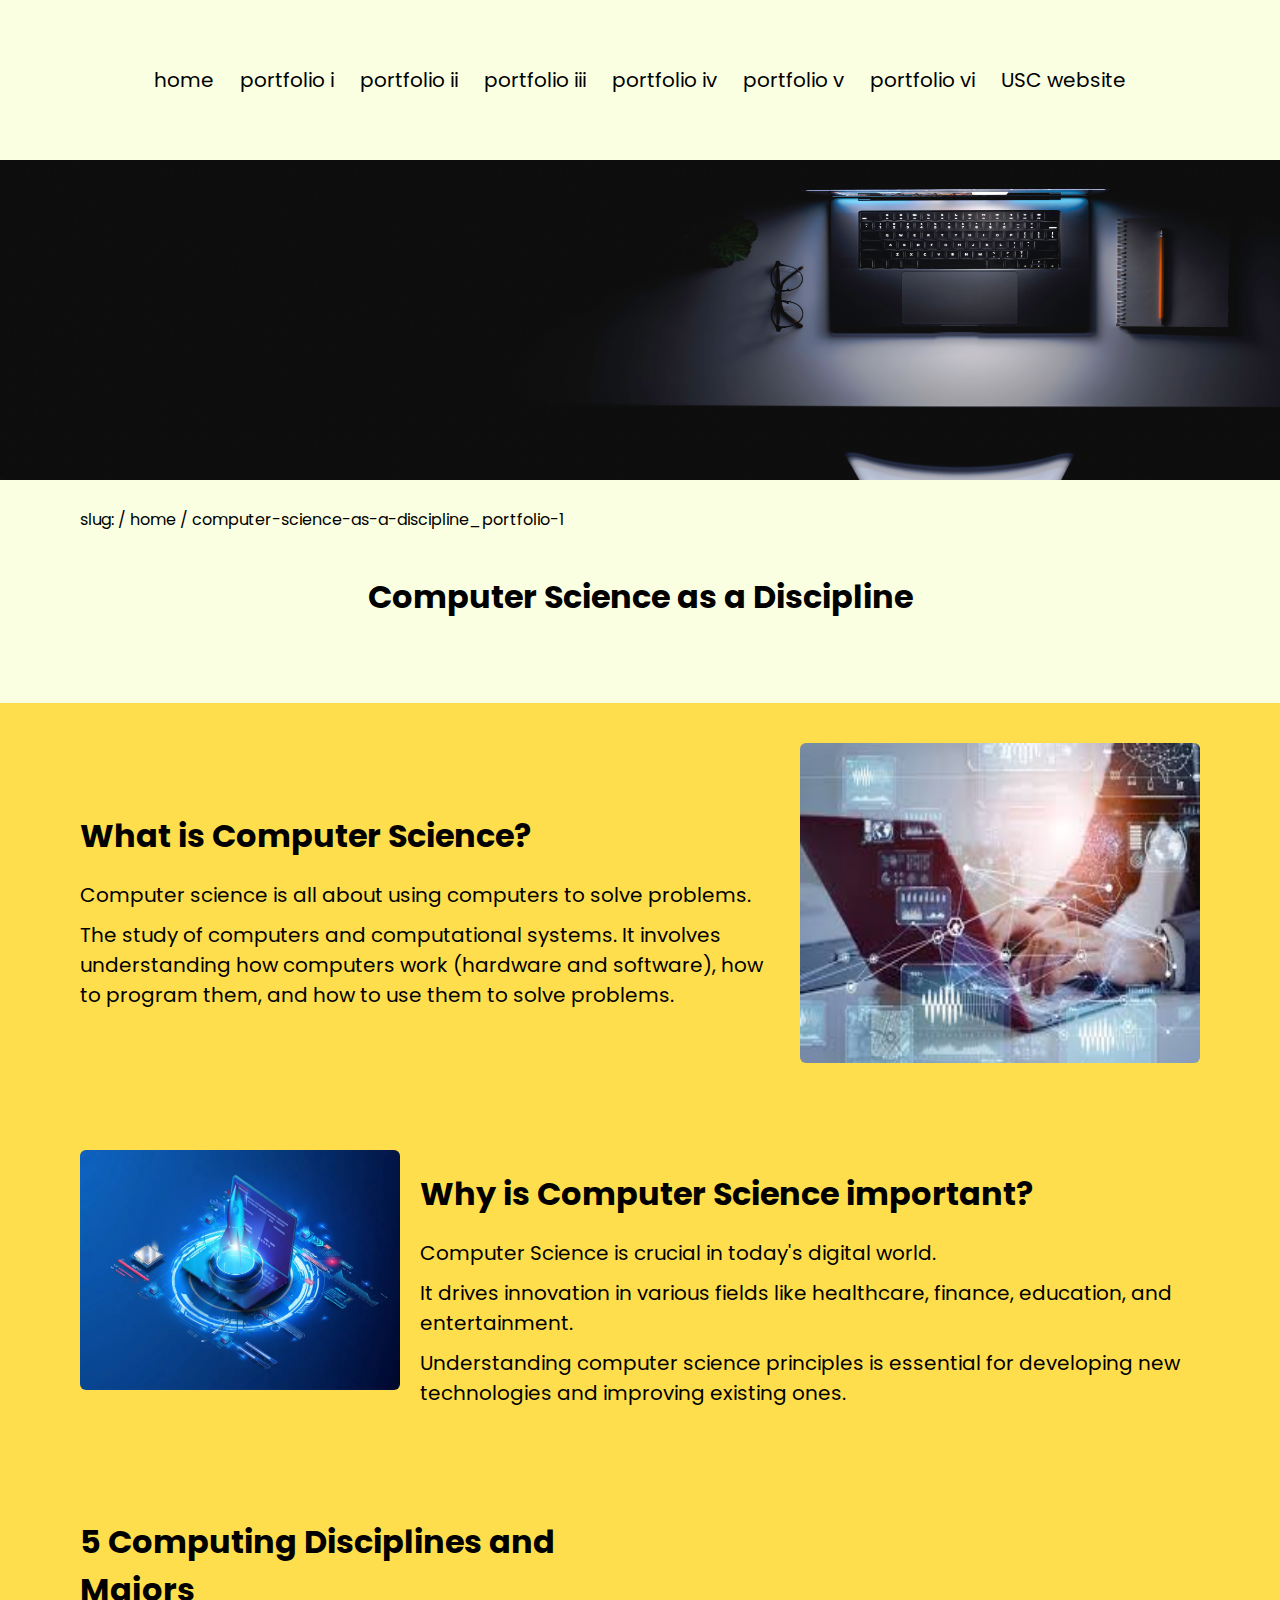
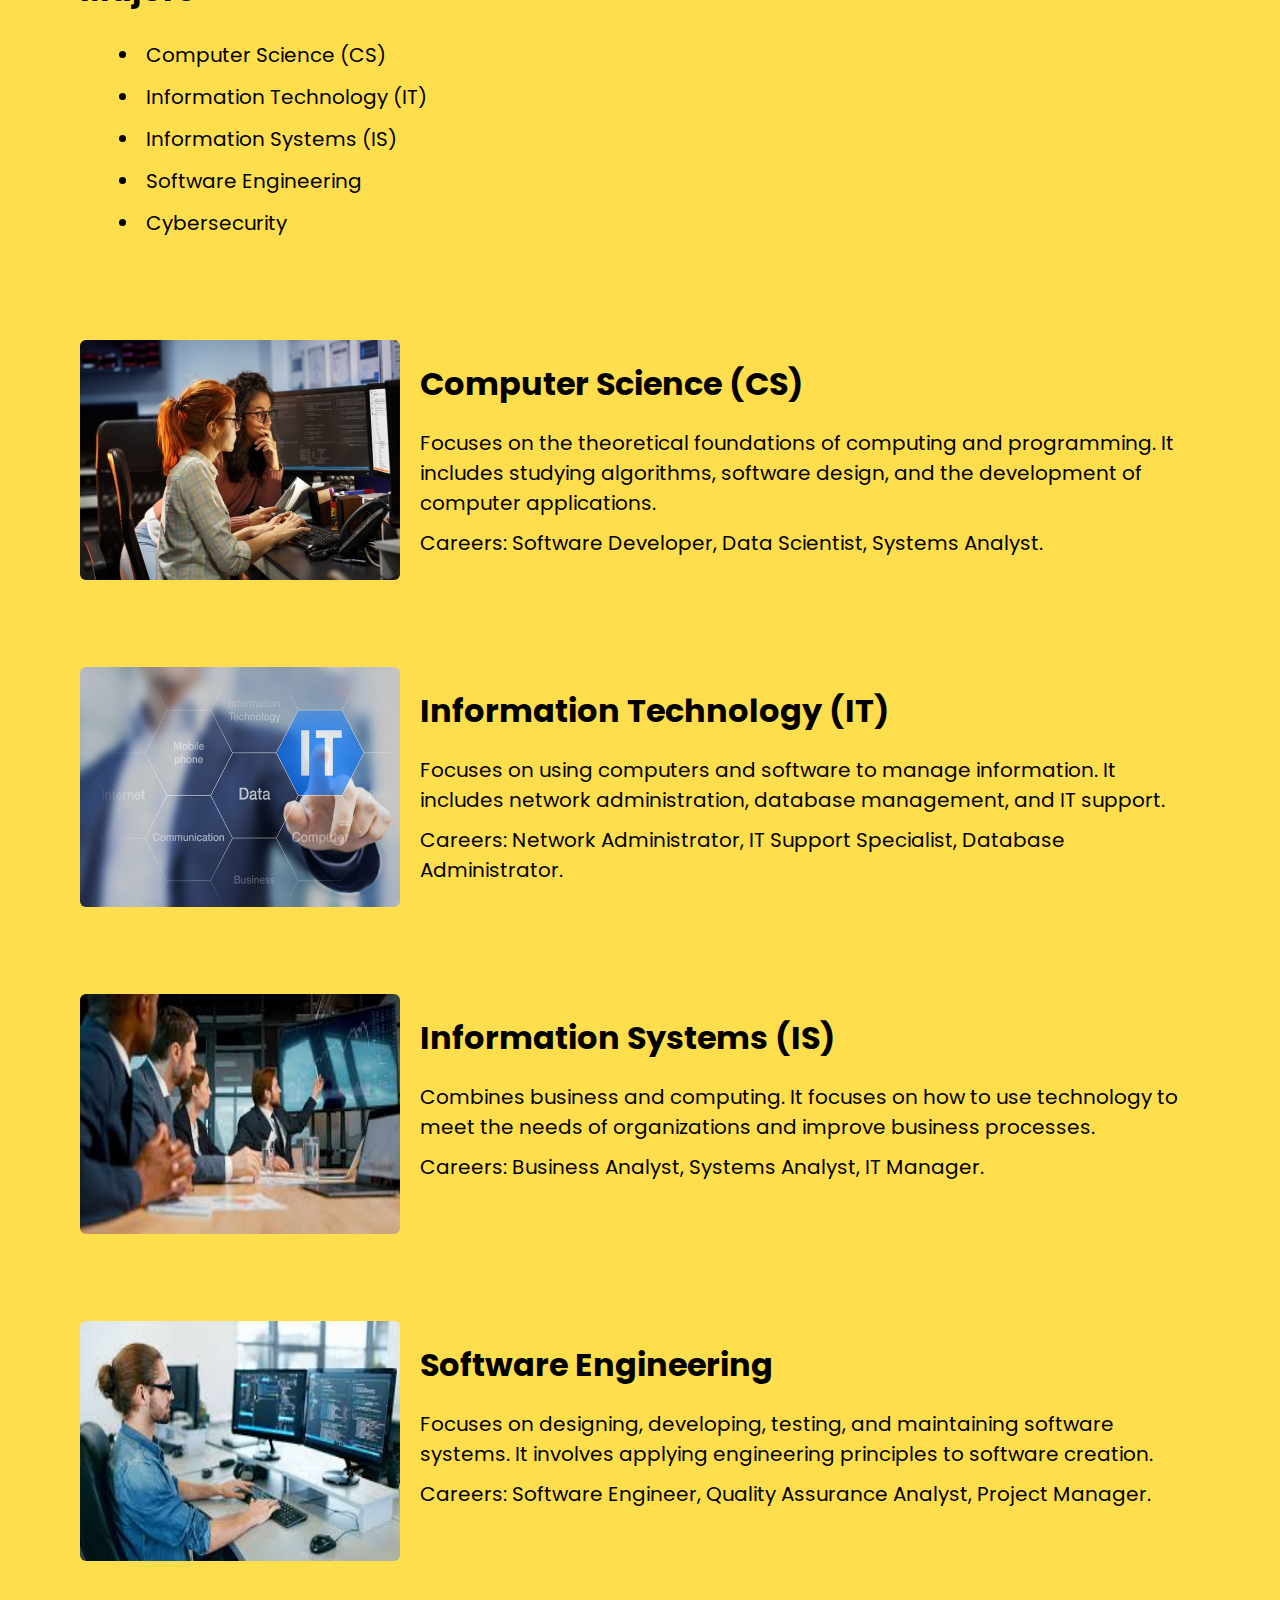
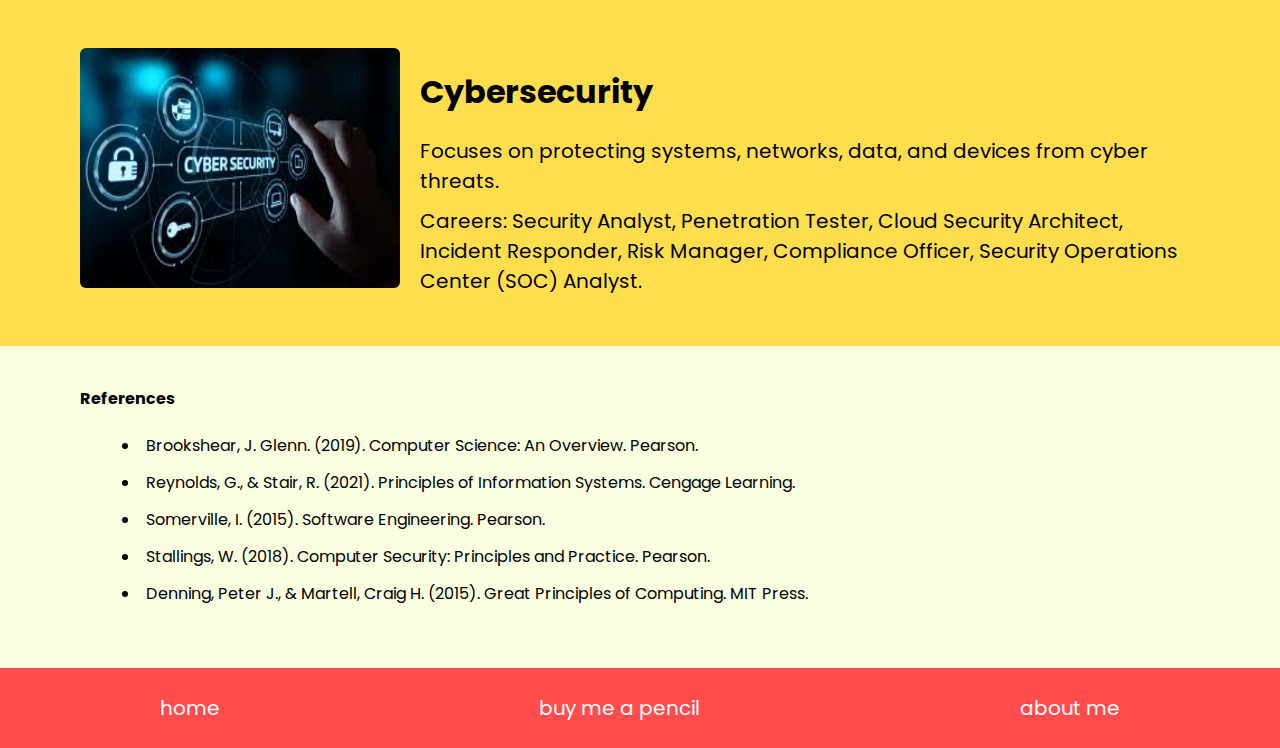
<file: computer-science-as-a-discipline_portfolio-1.html>
<!DOCTYPE html>
<head>
    <title>Computer Science as a Discipline - Portfolio 1</title>
    <!-- <link rel="stylesheet" href="./style.css"> -->
    <link rel="stylesheet" href="./css/portfolio-styling.css">

    <!-- I found Google Fonts Embed Online Resources  -->
    <link rel="preconnect" href="https://fonts.googleapis.com">
    <link rel="preconnect" href="https://fonts.gstatic.com" crossorigin>
    <link href="https://fonts.googleapis.com/css2?family=Poppins:ital,wght@0,100;0,200;0,300;0,400;0,500;0,600;0,700;0,800;0,900;1,100;1,200;1,300;1,400;1,500;1,600;1,700;1,800;1,900&display=swap" rel="stylesheet">

    <!-- <style>
         * {
            font-family: "Poppins", sans-serif;
            /* text-transform: lowercase; */
        }

        body {
            margin: 0;
            background-color: #FAFFE1;
        }

        header {
            /* border: solid red 1px; */
            height: 160px;

            display: flex;
            justify-content: center;
        }

        nav.container {
            /* border: solid black 1px; */
            width: 80%;

            display: flex;
            justify-content: space-evenly; /* main axis alignment of contents, horizontally */
            align-items: center; /* cross axis (vertically) aligns items, top to bottom*/
        }

        /* nav > a {
            border: solid green 1px;
        } */

        footer {
            /* border: solid black 1px; */
            height: 80px;
            background-color: #FF4C4C;
            color: white;

            display: flex;
            justify-content: space-around;
            align-items: center;
        }

        footer > a {
            color: white;
        }

        p, a {
            font-size: 20px;
            /* border: solid black 1px; */
        }

        h1, h2, h3 {
            font-size: 32px;
            /* border: solid black 1px; */
        }

        /* portfolio_templae CSS */

        p {
            margin: 10px 0;
        }

        h3 {
            margin: 20px 0;
        }

        .portfolio-hero {
            /* border: solid black 1px; */
            display: flex;
            flex-direction: column;
            align-items: center;

            padding-bottom: 60px;
        }

        /* .porfolio-hero-bg-image {
            border: solid pink 1px;
            /* height: 200px; */
       /* } */ 
        
        .banner {
            width: 100vw;
            height: 320px;
        }

        .slug-left {
            align-self: baseline;
            margin: 20px 80px;
            font-size: 16px;
        }
        
        .main-article-section {
            background-color: #FFDE4D;
        }

        .design-1 {
            /* border: solid sienna 1px; */
            display: flex;
            justify-content: space-around;
            align-items: center;
            gap: 20px;

            padding: 40px 80px;
        }

        /* .design-1 > div, .design-2 > div, .design-2 > div > div  {
            border: solid black 1px;
        } */

        .design-1-image {
            height: 320px;
            width: 400px;

            border-radius: 6px;
        }

        .design-2 {
            /* border: solid sienna 1px; */
            display: flex;
            flex-direction: column;

            padding: 40px 80px;
        }

        .design-2-column-1 {
            display: flex;
            gap: 20px;
            justify-content: space-around;
            align-tracks: center;
        }

        .design-2-image {
            height: 240px;
            width: 320px;

            border-radius: 6px;
        }

        .design-3 {
            display: flex;
            gap: 20px;
            padding: 40px 80px;
        }

        /* .design-3, .design-3 > div, .design-3 > div > ul, .design-3 > div > ul li {
            border: solid black 1px;
        } */

        .design-3-col-1, .design-3-col-2 {
            flex-basis: 50%;
        }

        .design-3 > div > ul li {
            margin-left: 20px;
            padding: 6px;
        }

        /* .design-4 class */

        .design-4 {
            display: flex;
            flex-direction: column;
            align-items: center;
            padding: 40px 80px;
        }

        table {
            width: 50%;
            border-collapse: collapse;
        }

        table, th, td {
            border: solid black 2px;
            padding: 12px;
        }

        .row-heading {
            font-weight: bold;
        }

        .references {
            display: flex;
            flex-direction: column;
            padding: 40px 80px;
        }

        .references > h4 {
            margin: 0;
        }

        .references > ul li {
            margin-left: 20px;
            padding: 6px;
        }

        /* .references, .references > *, .references > * > * {
            border: solid black 1px;
        } */

        /* Additional CSS to portfolio template*/
        main {
            text-transform: initial;
        }

        .design-3 > div > ul li {
            font-size: 20px;
        }
        
    </style> -->

</head>
<body>
    <header class="parent-container">
        <nav class="container">
            <a href="https://mikev-tech.github.io/computing-itc-learnings/">home</a>
            <a href="./computer-science-as-a-discipline_portfolio-1.html">portfolio i</a>
            <a href="./data-information-and-information-system_portfolio-2.html">portfolio ii</a>
            <a href="./number-system_portfolio-3.html">portfolio iii</a>
            <a href="./computer-hardware-and-software_portfolio-4.html">portfolio iv</a>
            <a href="./motherboards_portfolio-5.html">portfolio v</a>
            <a href="./types-of-computers_portfolio-6.html">portfolio vi</a>
            <a href="https://usc.edu.ph/">USC website</a>
        </nav>
    </header>

    <div class="portfolio-hero">
        <div class="porfolio-hero-bg-image">
            <img src="./images/laptop-with-glowing-screen-table-dark-top-view-copy-space.jpg" alt="" class="banner">
        </div>
        <p class="slug-left">slug: / home / computer-science-as-a-discipline_portfolio-1</p>
        <h1>Computer Science as a Discipline</h1>
    </div>


    <main class="main-article-section">
        <article class="design-1">
            <div>
                <h3>What is Computer Science?</h3>
                <p>Computer science is all about using computers to solve problems.</p>
                <p>The study of computers and computational systems. It involves understanding how computers work (hardware and software), how to program them, and how to use them to solve problems.</p>
                <!-- <p>Non alias aperiam non voluptate velit ab esse velit et galisum deserunt. Est sint numquam sit necessitatibus impedit et eius numquam id nihil corporis eum</p> -->
            </div>
            <div class="design-1-column-2">
                <img src="./images/computer science.jpeg" alt="computer science" class="design-1-image">
            </div>
        </article>

        <article class="design-2">
            <div class="design-2-column-1">
                <div>
                    <img src="./images/computer science important.png" alt="Cs important" class="design-2-image">
                </div>
                <div>
                    <h3>Why is Computer Science important?</h3>
                    <p>Computer Science is crucial in today's digital world.</p>
                    <p>It drives innovation in various fields like healthcare, finance, education, and entertainment.</p>
                    <p>Understanding computer science principles is essential
                        for developing new technologies and improving existing
                        ones.</p>
                </div>
            </div>
            <!-- <p>Lorem ipsum dolor sit amet, consectetur adipiscing elit, sed do eiusmod tempor incididunt ut labore et dolore magna aliqua.</p>
            <p>consectetur adipiscing elit, sed do eiusmod tempor incididunt ut labore et dolore magna aliqua.</p>
            <p>Lorem ipsum dolor sit amet, consectetur adipiscing elit, sed do eiusmod tempor incididunt ut labore et dolore magna aliqua.</p> -->
        </article>

        <article class="design-3">
            <div class="design-3-col-1">
                <h3>5 Computing Disciplines and Majors</h3>
                <ul>
                    <li>Computer Science (CS)</li>
                    <li>Information Technology (IT)</li>
                    <li>Information Systems (IS)</li>
                    <li>Software Engineering</li>
                    <li>Cybersecurity</li>
                </ul>
            </div>
        </article>

        <article class="design-2">
            <div class="design-2-column-1">
                <div>
                    <img src="./images/computer science - software developer.jpeg" alt="CS developer" class="design-2-image">
                </div>
                <div>
                    <h3>Computer Science (CS)</h3>
                    <p>Focuses on the theoretical foundations of
                        computing and programming. It includes
                        studying algorithms, software design, and
                        the development of computer
                        applications.</p>
                    <p>Careers: Software Developer, Data
                        Scientist, Systems Analyst.</p>
                </div>
            </div>    
        </article>

        <article class="design-2">
            <div class="design-2-column-1">
                <div>
                    <img src="./images/It Expert.jpg" alt="IT expert" class="design-2-image">
                </div>
                <div>
                    <h3>Information Technology (IT)</h3>
                    <p>Focuses on using computers and
                        software to manage information. It
                        includes network administration, database
                        management, and IT support.</p>
                    <p>Careers: Network Administrator, IT
                        Support Specialist, Database
                        Administrator.</p>
                </div>
            </div>
        </article>

        <article class="design-2">
            <div class="design-2-column-1">
                <div>
                    <img src="./images/information system.jpeg" alt="information system" class="design-2-image">
                </div>
                <div>
                    <h3>Information Systems (IS)</h3>
                    <p>Combines business and computing. It
                        focuses on how to use technology to meet
                        the needs of organizations and improve
                        business processes.</p>
                    <p>Careers: Business Analyst, Systems
                        Analyst, IT Manager.</p>
                </div>
            </div>
        </article>

        <article class="design-2">
            <div class="design-2-column-1">
                <div>
                    <img src="./images/software engineer.jpeg" alt="software engineer" class="design-2-image">
                </div>
                <div>
                    <h3>Software Engineering</h3>
                    <p>Focuses on designing, developing,
                        testing, and maintaining software
                        systems. It involves applying engineering
                        principles to software creation.</p>
                    <p>Careers: Software Engineer, Quality
                        Assurance Analyst, Project Manager.</p>
                </div>
            </div>
        </article>

        <article class="design-2">
            <div class="design-2-column-1">
                <div>
                    <img src="./images/cybersecurity.jpeg" alt="cyber Security" class="design-2-image">
                </div>
                <div>
                    <h3>Cybersecurity</h3>
                    <p>Focuses on protecting systems, networks, data, and devices from cyber threats.</p>
                    <p>Careers: Security Analyst, Penetration Tester, Cloud Security Architect, Incident Responder, Risk Manager, Compliance Officer, Security Operations Center (SOC) Analyst.</p>
                </div>
            </div>
        </article>
    </main>

    <div class="references">
        <h4>References</h4>
        <ul>
            <li>Brookshear, J. Glenn. (2019). Computer Science: An Overview.
                Pearson.</li>
            <li>Reynolds, G., & Stair, R. (2021). Principles of Information Systems.
                Cengage Learning.</li>
            <li>Somerville, I. (2015). Software Engineering. Pearson.</li>
            <li>Stallings, W. (2018). Computer Security: Principles and Practice.
                Pearson.</li>
            <li>Denning, Peter J., & Martell, Craig H. (2015). Great Principles of
                Computing. MIT Press.</li>
        </ul>
    </div>
    <footer>
        <a href="https://mikev-tech.github.io/computing-itc-learnings/">home</a>
        <a href="#">buy me a pencil</a>
        <a href="./about_me.html">about me</a>
    </footer>
</body>
</file>
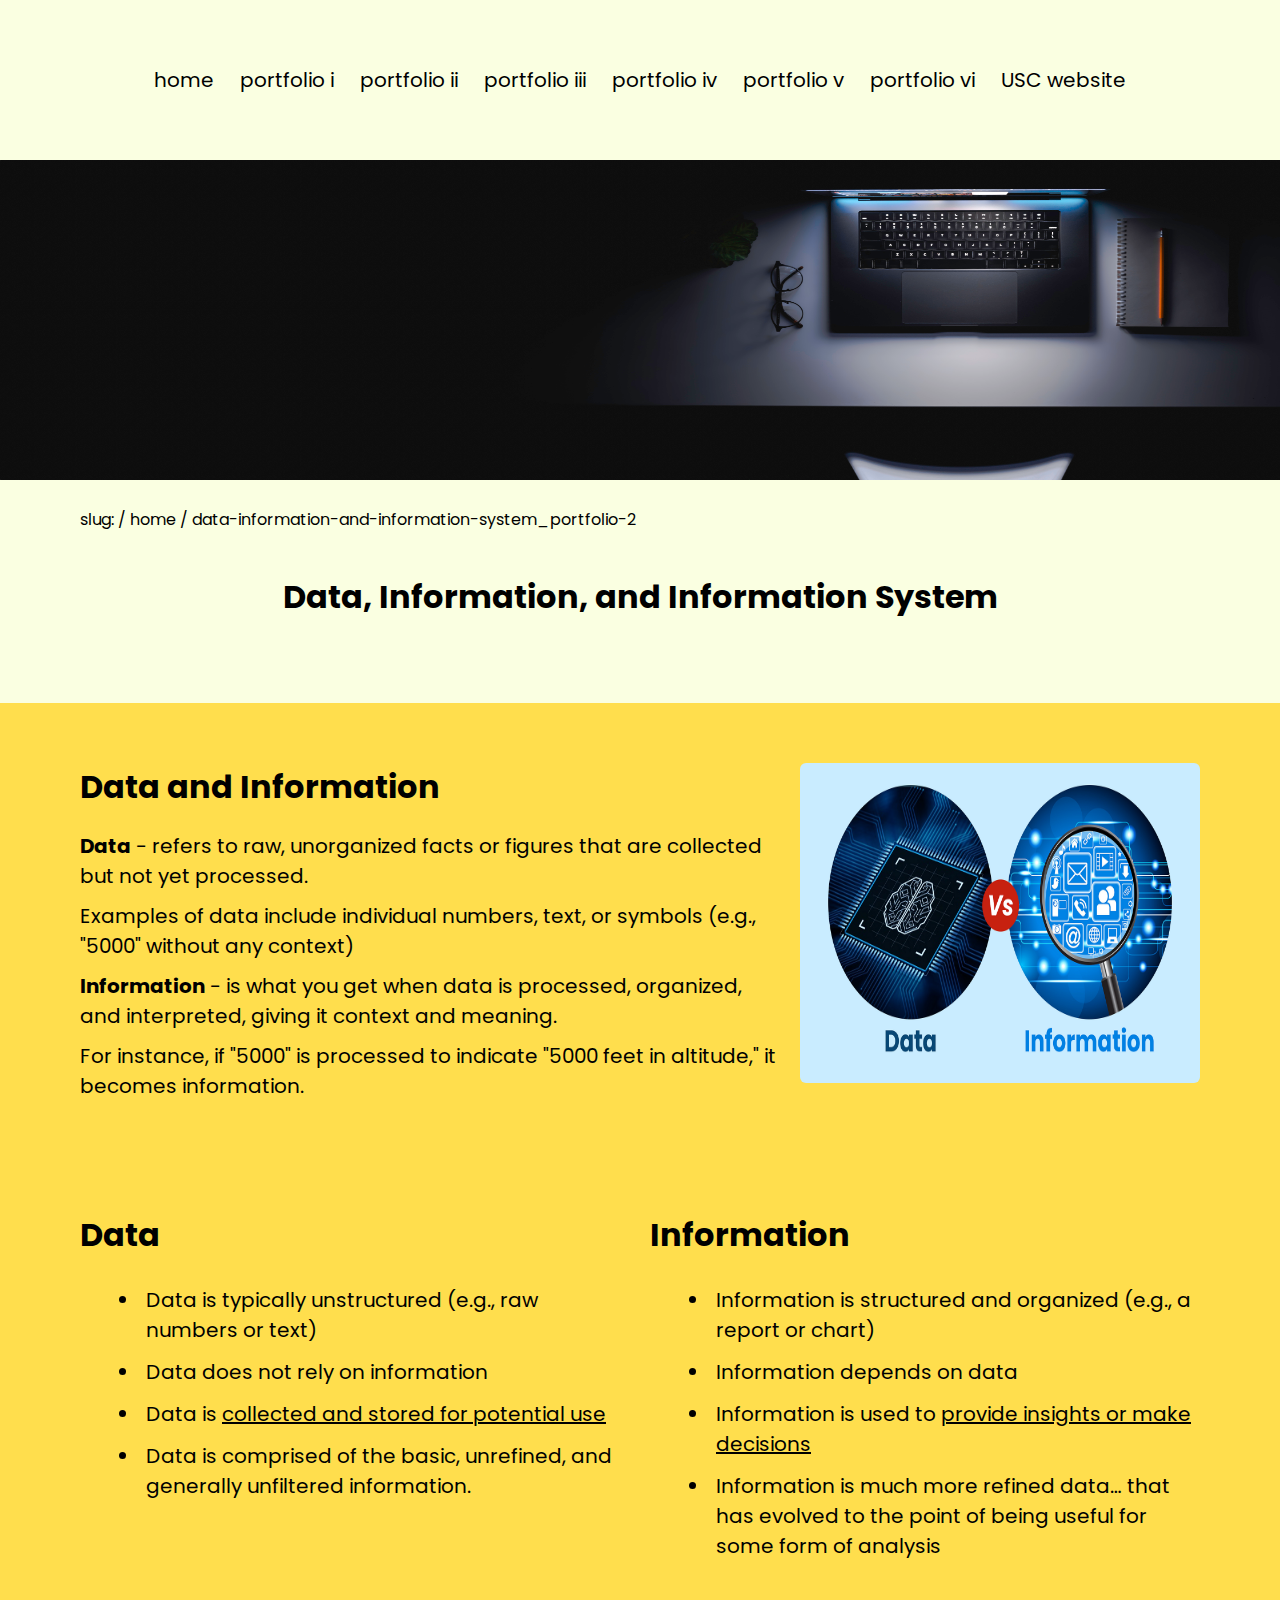
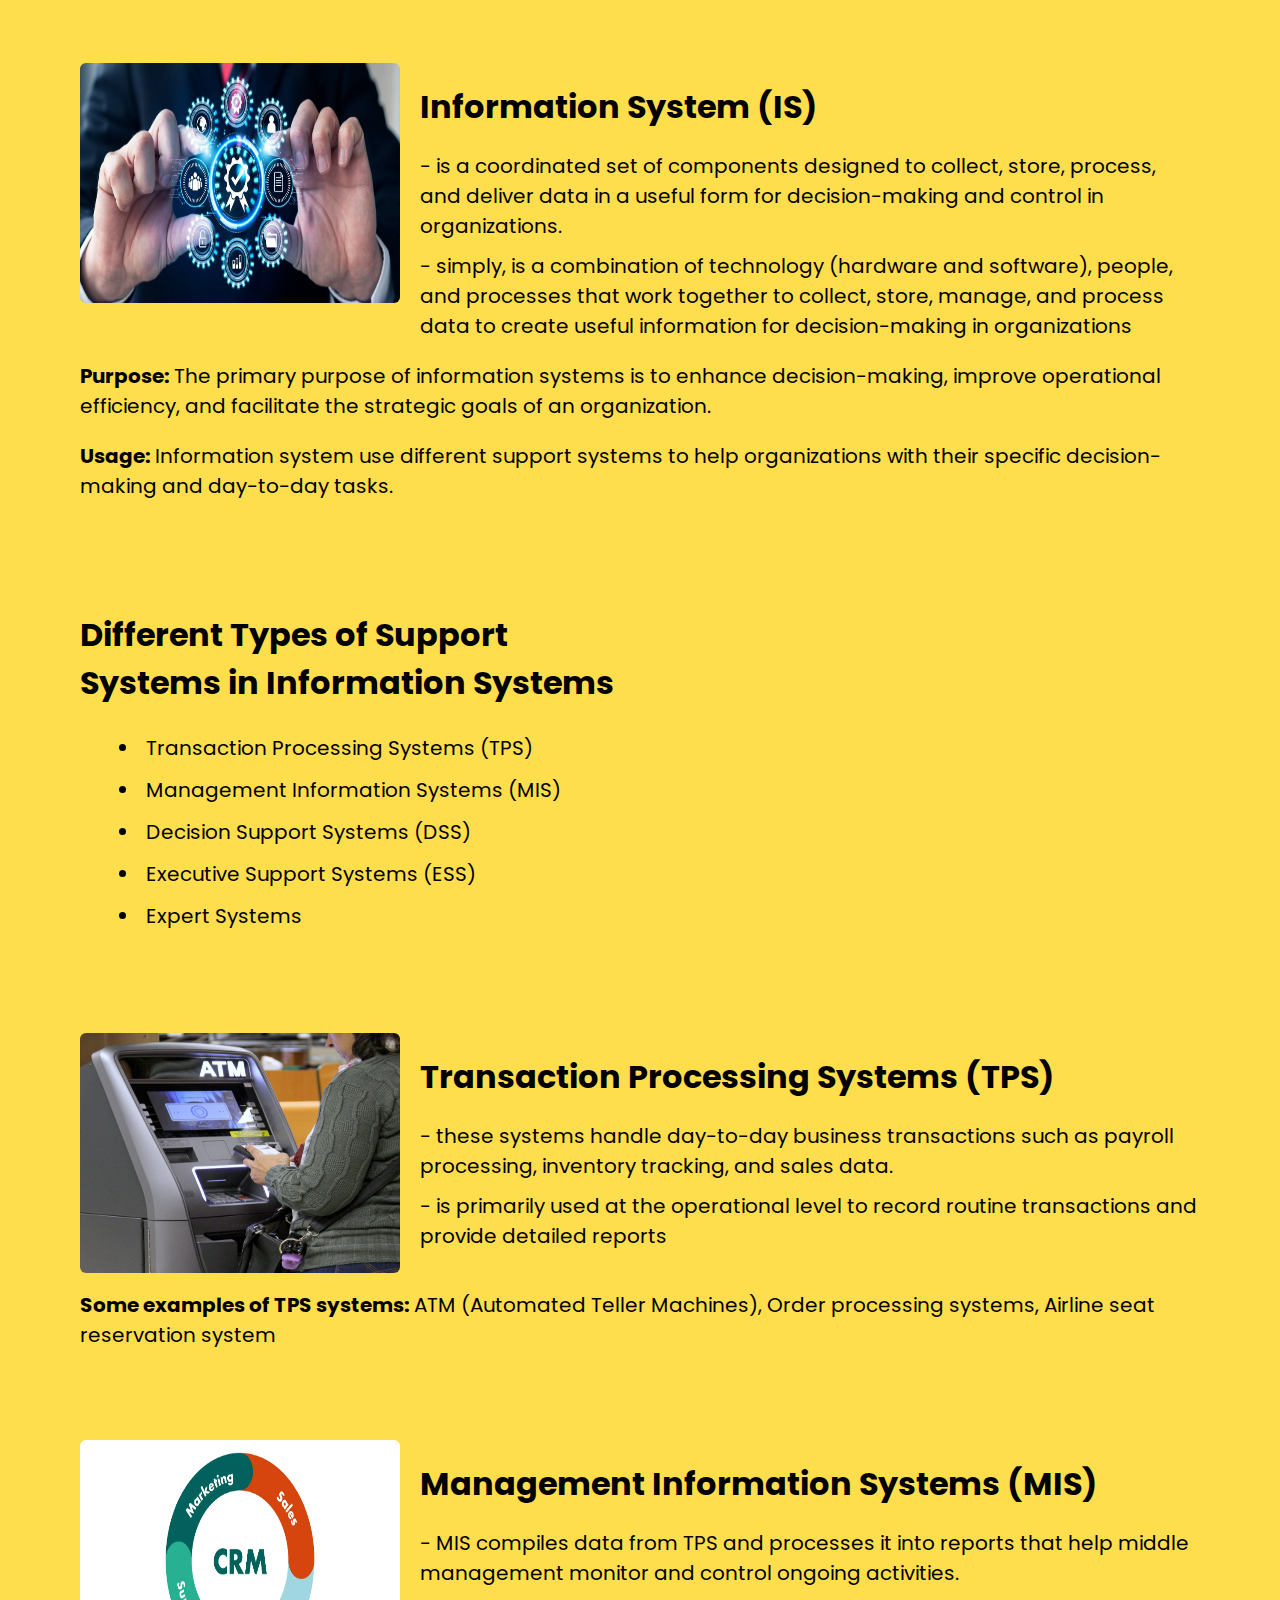
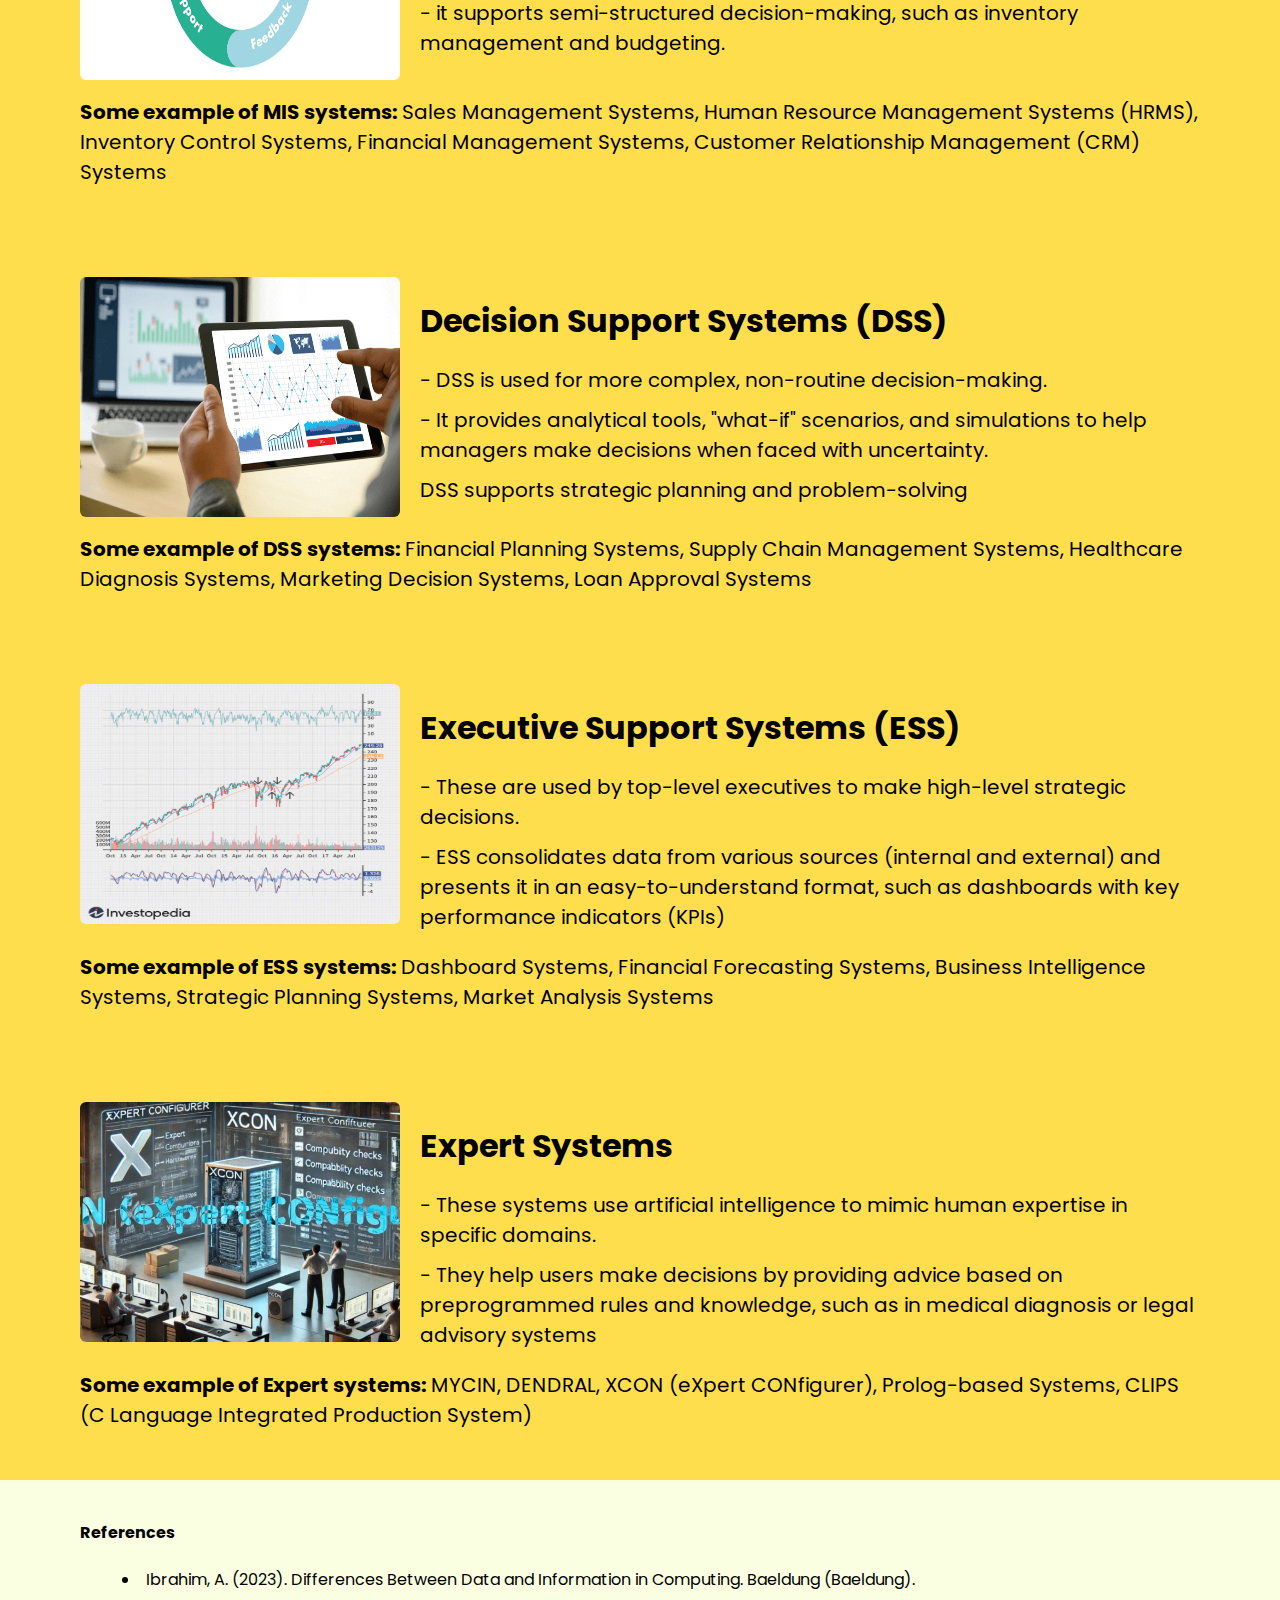
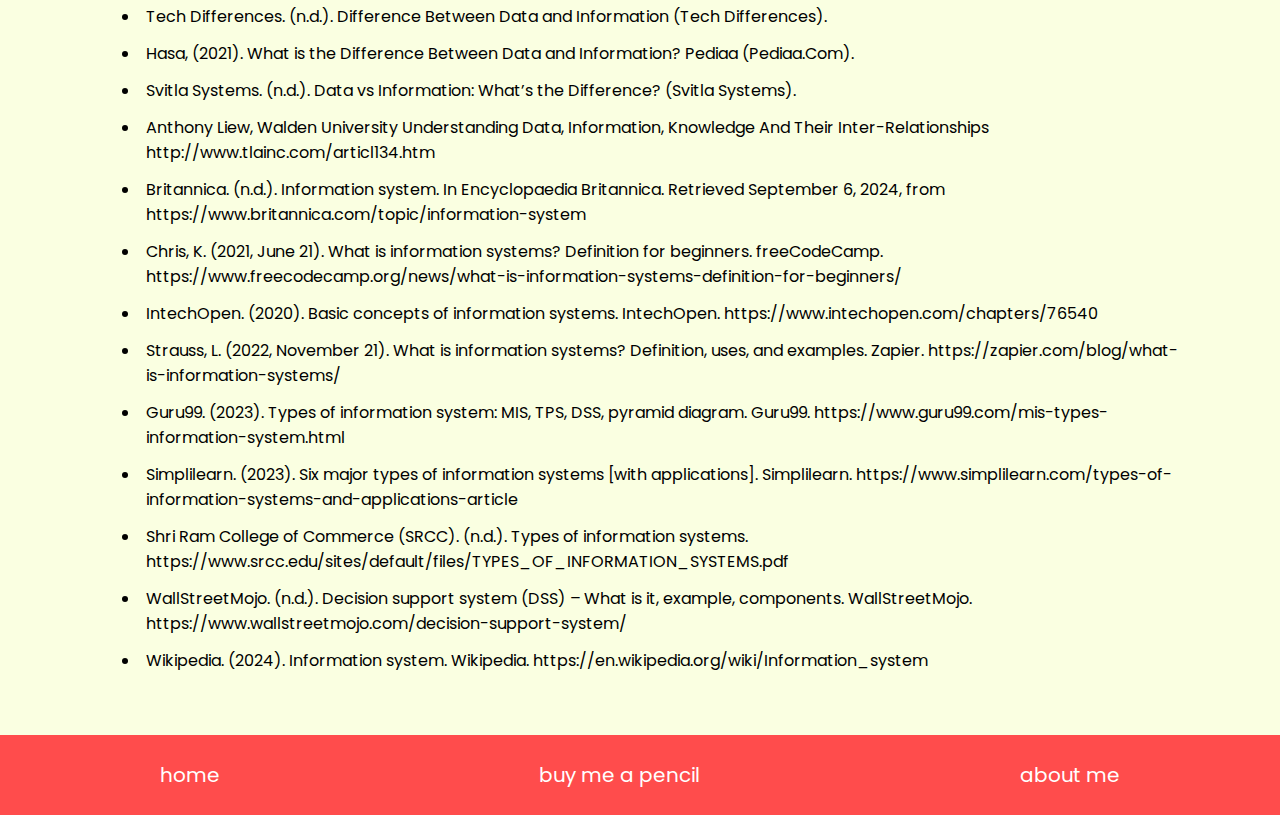
<file: data-information-and-information-system_portfolio-2.html>
<!DOCTYPE html>
<head>
    <title>Data, Information, and Information System - Portfolio 2</title>
    <!-- <link rel="stylesheet" href="./style.css"> -->
    <link rel="stylesheet" href="./css/portfolio-styling.css">

    <!-- I found Google Fonts Embed Online Resources  -->
    <link rel="preconnect" href="https://fonts.googleapis.com">
    <link rel="preconnect" href="https://fonts.gstatic.com" crossorigin>
    <link href="https://fonts.googleapis.com/css2?family=Poppins:ital,wght@0,100;0,200;0,300;0,400;0,500;0,600;0,700;0,800;0,900;1,100;1,200;1,300;1,400;1,500;1,600;1,700;1,800;1,900&display=swap" rel="stylesheet">

    <!-- <style>
         * {
            font-family: "Poppins", sans-serif;
            /* text-transform: lowercase; */
        }

        body {
            margin: 0;
            background-color: #FAFFE1;
        }

        header {
            /* border: solid red 1px; */
            height: 160px;

            display: flex;
            justify-content: center;
        }

        nav.container {
            /* border: solid black 1px; */
            width: 80%;

            display: flex;
            justify-content: space-evenly; /* main axis alignment of contents, horizontally */
            align-items: center; /* cross axis (vertically) aligns items, top to bottom*/
        }

        /* nav > a {
            border: solid green 1px;
        } */

        footer {
            /* border: solid black 1px; */
            height: 80px;
            background-color: #FF4C4C;
            color: white;

            display: flex;
            justify-content: space-around;
            align-items: center;
        }

        footer > a {
            color: white;
        }

        p, a {
            font-size: 20px;
            /* border: solid black 1px; */
        }

        h1, h2, h3 {
            font-size: 32px;
            /* border: solid black 1px; */
        }

        /* portfolio_templae CSS */

        p {
            margin: 10px 0;
        }

        h3 {
            margin: 20px 0;
        }

        .portfolio-hero {
            /* border: solid black 1px; */
            display: flex;
            flex-direction: column;
            align-items: center;

            padding-bottom: 60px;
        }

        /* .porfolio-hero-bg-image {
            border: solid pink 1px;
            /* height: 200px; */
        /*} */
        
        .banner {
            width: 100vw;
            height: 320px;
        }

        .slug-left {
            align-self: baseline;
            margin: 20px 80px;
            font-size: 16px;
        }
        
        .main-article-section {
            background-color: #FFDE4D;
        }

        .design-1 {
            /* border: solid sienna 1px; */
            display: flex;
            justify-content: space-around;
            align-items: center;
            gap: 20px;

            padding: 40px 80px;
        }

        /* .design-1 > div, .design-2 > div, .design-2 > div > div  {
            border: solid black 1px;
        } */

        .design-1-image {
            height: 320px;
            width: 400px;

            border-radius: 6px;
        }

        .design-2 {
            /* border: solid sienna 1px; */
            display: flex;
            flex-direction: column;

            padding: 40px 80px;
        }

        .design-2-column-1 {
            display: flex;
            gap: 20px;
            justify-content: space-around;
            align-tracks: center;
        }

        .design-2-image {
            height: 240px;
            width: 320px;

            border-radius: 6px;
        }

        .design-3 {
            display: flex;
            gap: 20px;
            padding: 40px 80px;
        }

        /* .design-3, .design-3 > div, .design-3 > div > ul, .design-3 > div > ul li {
            border: solid black 1px;
        } */

        .design-3-col-1, .design-3-col-2 {
            flex-basis: 50%;
        }

        .design-3 > div > ul li {
            margin-left: 20px;
            padding: 6px;
        }

        /* .design-4 class */

        .design-4 {
            display: flex;
            flex-direction: column;
            align-items: center;
            padding: 40px 80px;
        }

        table {
            width: 50%;
            border-collapse: collapse;
        }

        table, th, td {
            border: solid black 2px;
            padding: 12px;
        }

        .row-heading {
            font-weight: bold;
        }

        .references {
            display: flex;
            flex-direction: column;
            padding: 40px 80px;
        }

        .references > h4 {
            margin: 0;
        }

        .references > ul li {
            margin-left: 20px;
            padding: 6px;
        }

        /* .references, .references > *, .references > * > * {
            border: solid black 1px;
        } */
        
        /* Additional CSS to portfolio template*/
        main {
            text-transform: initial;
        }

        .design-3 > div > ul li {
            font-size: 20px;
        }

    </style> -->

</head>
<body>
    <header class="parent-container">
        <nav class="container">
            <a href="https://mikev-tech.github.io/computing-itc-learnings/">home</a>
            <a href="./computer-science-as-a-discipline_portfolio-1.html">portfolio i</a>
            <a href="./data-information-and-information-system_portfolio-2.html">portfolio ii</a>
            <a href="./number-system_portfolio-3.html">portfolio iii</a>
            <a href="./computer-hardware-and-software_portfolio-4.html">portfolio iv</a>
            <a href="./motherboards_portfolio-5.html">portfolio v</a>
            <a href="./types-of-computers_portfolio-6.html">portfolio vi</a>
            <a href="https://usc.edu.ph/">USC website</a>
        </nav>
    </header>

    <div class="portfolio-hero">
        <div class="porfolio-hero-bg-image">
            <img src="./images/laptop-with-glowing-screen-table-dark-top-view-copy-space.jpg" alt="" class="banner">
        </div>
        <p class="slug-left">slug: / home / data-information-and-information-system_portfolio-2</p>
        <h1>Data, Information, and Information System</h1>
    </div>


    <main class="main-article-section">
        <article class="design-1">
            <div>
                <h3>Data and Information</h3>
                <p><strong>Data</strong> - refers to raw, unorganized facts or figures that are collected but not yet processed.</p>
                <p>Examples of data include individual numbers, text, or symbols (e.g.,
                    "5000" without any context)</p>
                <p><strong>Information</strong> - is what you get when data is processed, organized, and interpreted,
                    giving it context and meaning.</p>
                <p>For instance, if "5000" is processed to indicate "5000 feet in altitude," it becomes information.</p>
            </div>
            <div class="design-1-column-2">
                <img src="./images/data information.png" alt="" class="design-1-image">
            </div>
        </article>

        <article class="design-3">
            <div class="design-3-col-1">
                <h3>Data</h3>
                <ul>
                    <li>Data is typically unstructured (e.g., raw numbers or text)</li>
                    <li>Data does not rely on information</li>
                    <li>Data is <span style="text-decoration-line: underline;">collected and stored for potential use</span></li>
                    <li>Data is comprised of the basic, unrefined, and generally unfiltered information.</li>
                </ul>
            </div>
            <div class="design-3-col-2">
                <h3>Information</h3>
                <ul>
                    <li>Information is structured and organized (e.g., a report or chart)</li>
                    <li>Information depends on data</li>
                    <li>Information is used to <span style="text-decoration-line: underline;">provide insights or make decisions</span></li>
                    <li>Information is much more refined data… that has evolved to the point of being useful for
                        some form of analysis</li>
                </ul>
            </div>
        </article>

        <article class="design-2">
            <div class="design-2-column-1">
                <div>
                    <img src="./images/information system - business.jpg" alt="" class="design-2-image">
                </div>
                <div>
                    <h3>Information System (IS)</h3>
                    <p> - is a coordinated set of components designed to collect, store, process, and deliver
                        data in a useful form for decision-making and control in organizations.</p>
                    <p> - simply, is a combination of technology (hardware and software), people, and
                        processes that work together to collect, store, manage, and process data to create
                        useful information for decision-making in organizations</p>
                </div>
            </div>
            <p><span style="font-weight: bold;">Purpose:</span> The primary purpose of information systems is to enhance decision-making, improve
                operational efficiency, and facilitate the strategic goals of an organization.</p>
            <p><span style="font-weight: bold;">Usage:</span> Information system use different support systems to help organizations
                with their specific decision-making and day-to-day tasks.</p>
        </article>

        <article class="design-3">
            <div class="design-3-col-1">
                <h3>Different Types of Support Systems in
                    Information Systems</h3>
                <ul>
                    <li>Transaction Processing Systems (TPS)</li>
                    <li>Management Information Systems (MIS)</li>
                    <li>Decision Support Systems (DSS)</li>
                    <li>Executive Support Systems (ESS)</li>
                    <li>Expert Systems</li>
                </ul>
            </div>
        </article>

        <article class="design-2">
            <div class="design-2-column-1">
                <div>
                    <img src="./images/tps.jpg" alt="" class="design-2-image">
                </div>
                <div>
                    <h3>Transaction Processing Systems (TPS)</h3>
                    <p> - these systems handle day-to-day business transactions such as payroll
                        processing, inventory tracking, and sales data.</p>
                    <p> - is primarily used at the operational level to record routine transactions
                        and provide detailed reports</p>
                </div>
            </div>
            <p><span style="font-weight: bold;">Some examples of TPS systems:</span> ATM (Automated Teller Machines), Order processing systems, Airline seat reservation system</p>
        </article>

        <article class="design-2">
            <div class="design-2-column-1">
                <div>
                    <img src="./images/mis - crm.webp" alt="" class="design-2-image">
                </div>
                <div>
                    <h3>Management Information Systems (MIS)</h3>
                    <p> - MIS compiles data from TPS and processes it into reports that help middle
                        management monitor and control ongoing activities.</p>
                    <p> - it supports semi-structured decision-making, such as inventory
                        management and budgeting.</p>
                </div>
            </div>
            <p><span style="font-weight: bold;">Some example of MIS systems:</span> Sales Management Systems, Human Resource Management Systems (HRMS), Inventory Control Systems, Financial Management Systems, Customer Relationship Management (CRM) Systems</p>
        </article>

        <article class="design-2">
            <div class="design-2-column-1">
                <div>
                    <img src="./images/dss - finance.png" alt="" class="design-2-image">
                </div>
                <div>
                    <h3>Decision Support Systems (DSS)</h3>
                    <p> - DSS is used for more complex, non-routine decision-making.</p>
                    <p> - It provides analytical tools, "what-if" scenarios, and simulations to help
                        managers make decisions when faced with uncertainty.</p>
                    <p>DSS supports strategic planning and problem-solving</p>
                </div>
            </div>
            <p><span style="font-weight: bold;">Some example of DSS systems:</span> Financial Planning Systems, Supply Chain Management Systems, Healthcare Diagnosis Systems, Marketing Decision Systems, Loan Approval Systems</p>
        </article>

        <article class="design-2">
            <div class="design-2-column-1">
                <div>
                    <img src="./images/ess.jpg" alt="" class="design-2-image">
                </div>
                <div>
                    <h3>Executive Support Systems (ESS)</h3>
                    <p> - These are used by top-level executives to make high-level strategic decisions.</p>
                    <p> - ESS consolidates data from various sources (internal and external) and
                        presents it in an easy-to-understand format, such as dashboards with key
                        performance indicators (KPIs)</p>
                </div>
            </div>
            <p><span style="font-weight: bold;">Some example of ESS systems:</span> Dashboard Systems, Financial Forecasting Systems, Business Intelligence Systems, Strategic Planning Systems, Market Analysis Systems</p>
        </article>

        <article class="design-2">
            <div class="design-2-column-1">
                <div>
                    <img src="./images/expert system.jpg" alt="" class="design-2-image">
                </div>
                <div>
                    <h3>Expert Systems</h3>
                    <p> - These systems use artificial intelligence to mimic human expertise in specific domains.</p>
                    <p> - They help users make decisions by providing advice based on preprogrammed rules and knowledge, such as in medical diagnosis or legal
                        advisory systems</p>
                </div>
            </div>
            <p><span style="font-weight: bold;">Some example of Expert systems:</span> MYCIN, DENDRAL, XCON (eXpert CONfigurer), Prolog-based Systems, CLIPS (C Language Integrated Production System)</p>
        </article>
    </main>

    <div class="references">
        <h4>References</h4>
        <ul>
            <li>Ibrahim, A. (2023). Differences Between Data and Information in Computing. Baeldung (Baeldung).</li>
            <li>Tech Differences. (n.d.). Difference Between Data and Information (Tech Differences).</li>
            <li>Hasa, (2021). What is the Difference Between Data and Information? Pediaa (Pediaa.Com).</li>
            <li>Svitla Systems. (n.d.). Data vs Information: What’s the Difference? (Svitla Systems).</li>
            <li>Anthony Liew, Walden University
                Understanding Data, Information, Knowledge And Their Inter-Relationships
                http://www.tlainc.com/articl134.htm</li>
            <li>Britannica. (n.d.). Information system. In Encyclopaedia Britannica. Retrieved September 6, 2024, from
                https://www.britannica.com/topic/information-system</li>
            <li>Chris, K. (2021, June 21). What is information systems? Definition for beginners. freeCodeCamp.
                https://www.freecodecamp.org/news/what-is-information-systems-definition-for-beginners/</li>
            <li>IntechOpen. (2020). Basic concepts of information systems. IntechOpen.
                https://www.intechopen.com/chapters/76540</li>
            <li>Strauss, L. (2022, November 21). What is information systems? Definition, uses, and examples. Zapier.
                https://zapier.com/blog/what-is-information-systems/</li>
            <li>Guru99. (2023). Types of information system: MIS, TPS, DSS, pyramid diagram. Guru99.
                https://www.guru99.com/mis-types-information-system.html</li>
            <li>Simplilearn. (2023). Six major types of information systems [with applications]. Simplilearn.
                https://www.simplilearn.com/types-of-information-systems-and-applications-article</li>
            <li>Shri Ram College of Commerce (SRCC). (n.d.). Types of information systems.
                https://www.srcc.edu/sites/default/files/TYPES_OF_INFORMATION_SYSTEMS.pdf</li>
            <li>WallStreetMojo. (n.d.). Decision support system (DSS) – What is it, example, components. WallStreetMojo.
                https://www.wallstreetmojo.com/decision-support-system/</li>
            <li>Wikipedia. (2024). Information system. Wikipedia. https://en.wikipedia.org/wiki/Information_system</li>
        </ul>
    </div>
    <footer>
        <a href="https://mikev-tech.github.io/computing-itc-learnings/">home</a>
        <a href="#">buy me a pencil</a>
        <a href="./about_me.html">about me</a>
    </footer>
</body>
</file>
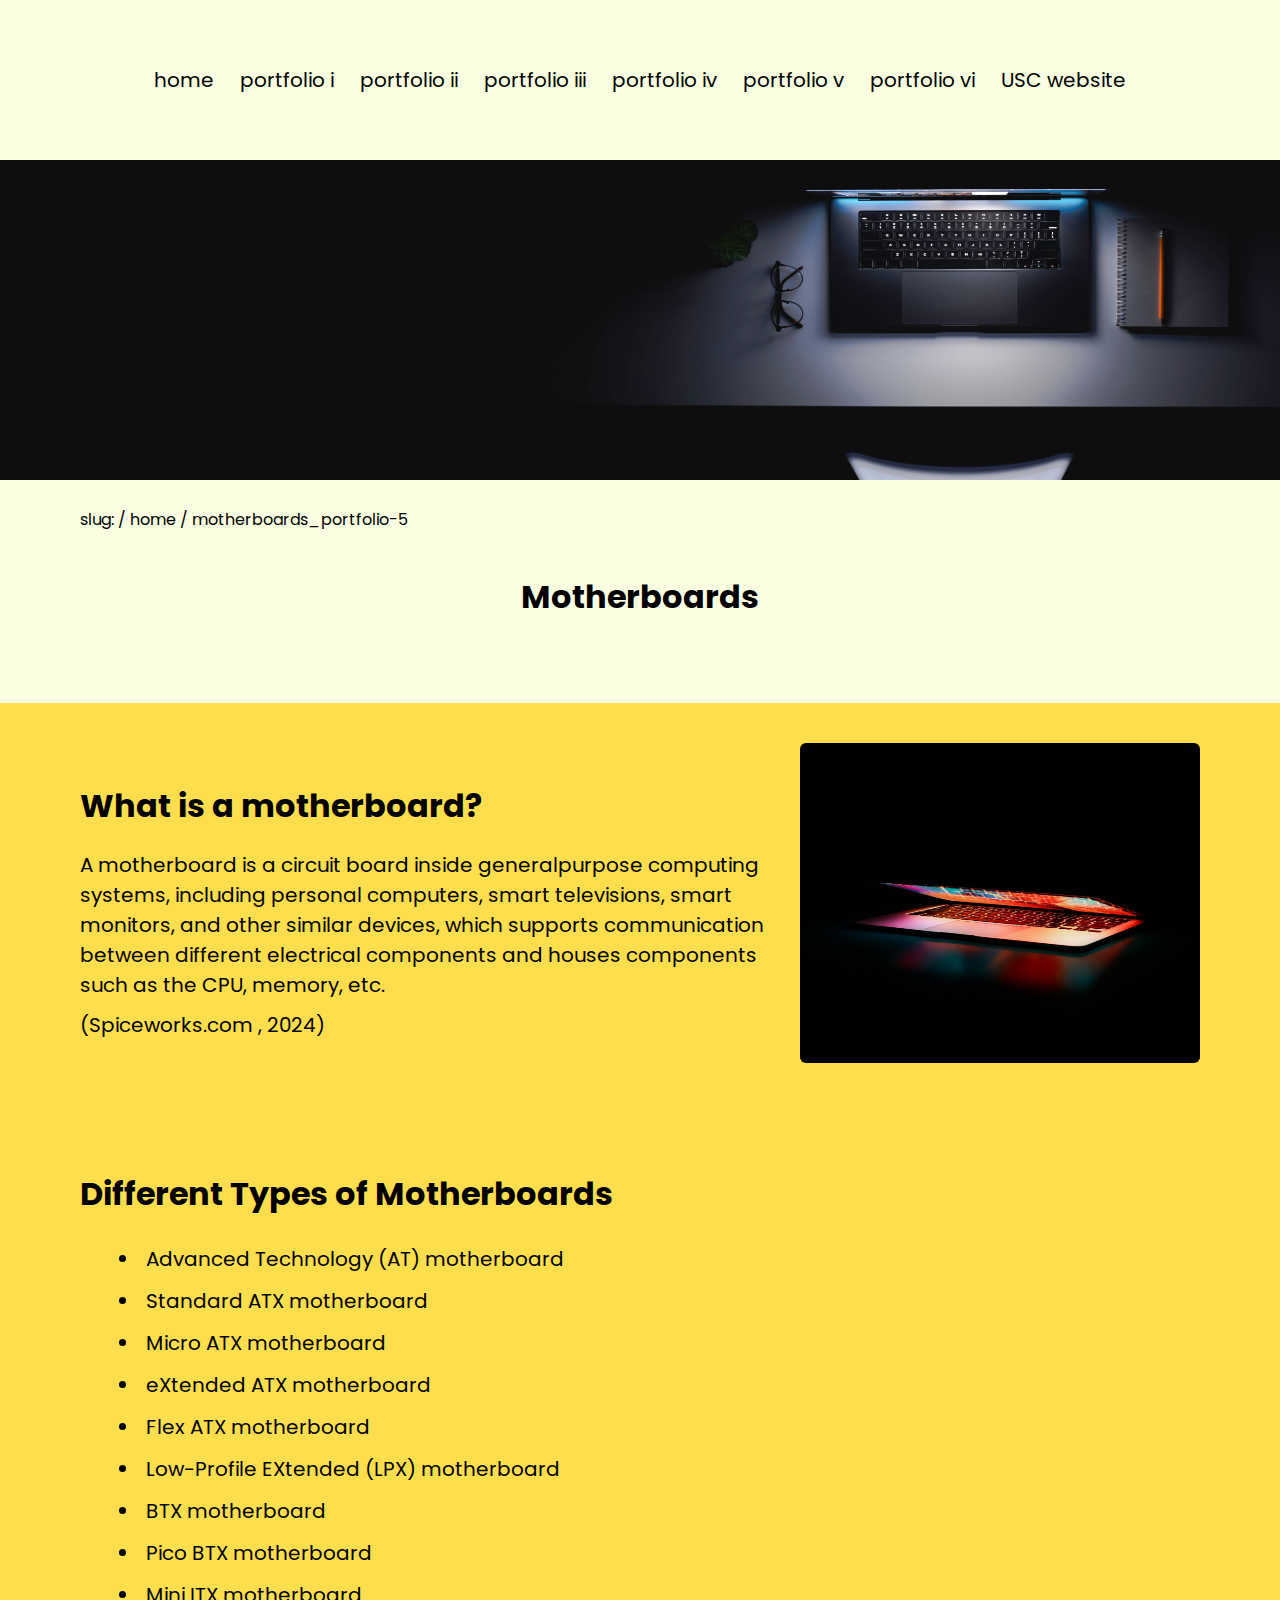
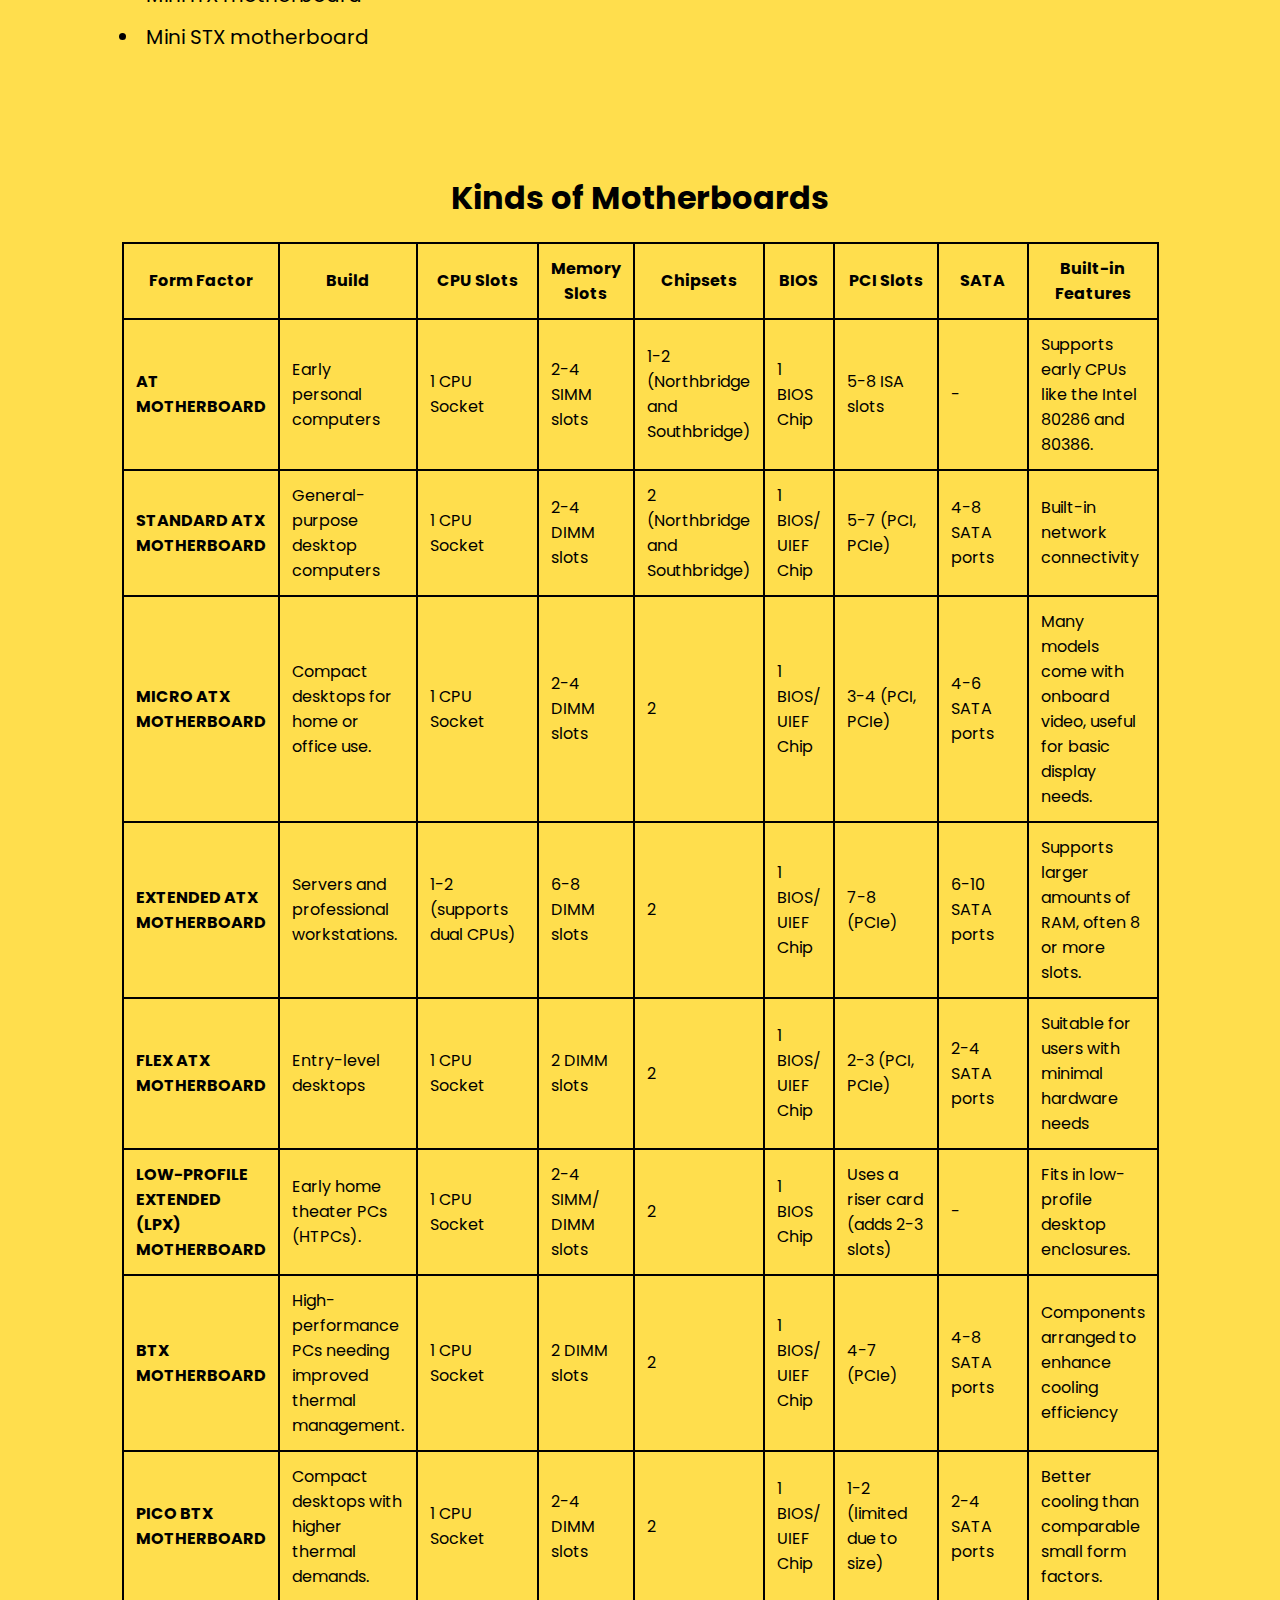
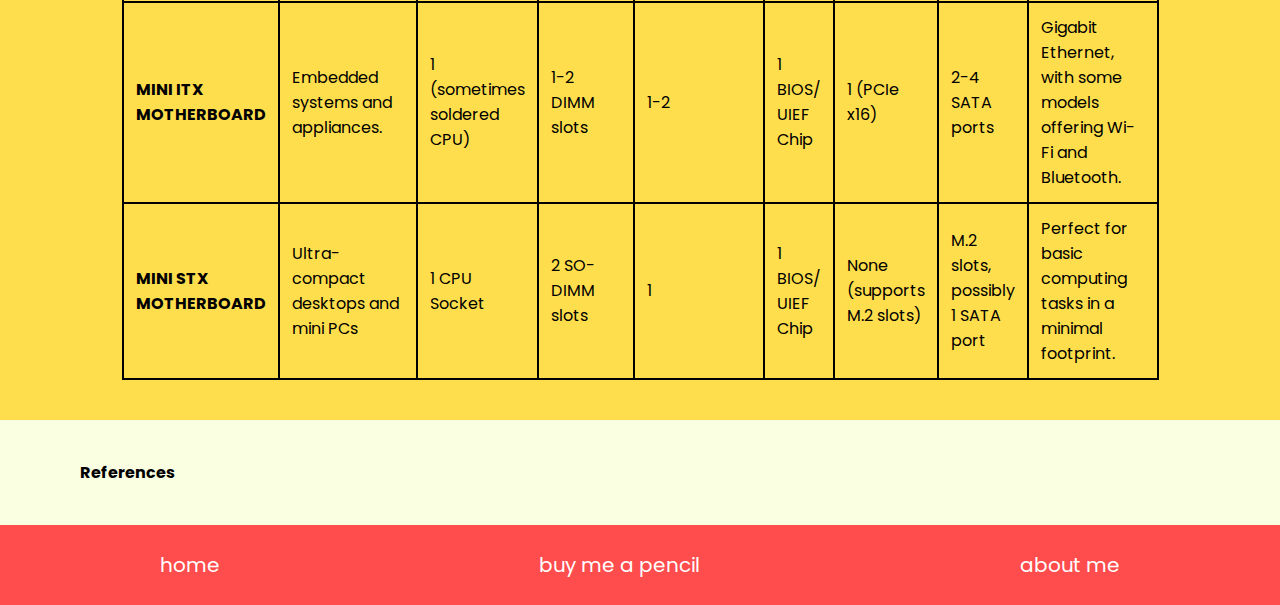
<file: motherboards_portfolio-5.html>
<!DOCTYPE html>
<head>
    <title>Data, Information, and Information System - Portfolio 2</title>
    <!-- <link rel="stylesheet" href="./style.css"> -->
    <link rel="stylesheet" href="./css/portfolio-styling.css">

    <!-- I found Google Fonts Embed Online Resources  -->
    <link rel="preconnect" href="https://fonts.googleapis.com">
    <link rel="preconnect" href="https://fonts.gstatic.com" crossorigin>
    <link href="https://fonts.googleapis.com/css2?family=Poppins:ital,wght@0,100;0,200;0,300;0,400;0,500;0,600;0,700;0,800;0,900;1,100;1,200;1,300;1,400;1,500;1,600;1,700;1,800;1,900&display=swap" rel="stylesheet">

    <!-- <style>
         * {
            font-family: "Poppins", sans-serif;
            /* text-transform: lowercase; */
        }

        body {
            margin: 0;
            background-color: #FAFFE1;
        }

        header {
            /* border: solid red 1px; */
            height: 160px;

            display: flex;
            justify-content: center;
        }

        nav.container {
            /* border: solid black 1px; */
            width: 80%;

            display: flex;
            justify-content: space-evenly; /* main axis alignment of contents, horizontally */
            align-items: center; /* cross axis (vertically) aligns items, top to bottom*/
        }

        /* nav > a {
            border: solid green 1px;
        } */

        footer {
            /* border: solid black 1px; */
            height: 80px;
            background-color: #FF4C4C;
            color: white;

            display: flex;
            justify-content: space-around;
            align-items: center;
        }

        footer > a {
            color: white;
        }

        p, a {
            font-size: 20px;
            /* border: solid black 1px; */
        }

        h1, h2, h3 {
            font-size: 32px;
            /* border: solid black 1px; */
        }

        /* portfolio_templae CSS */

        p {
            margin: 10px 0;
        }

        h3 {
            margin: 20px 0;
        }

        .portfolio-hero {
            /* border: solid black 1px; */
            display: flex;
            flex-direction: column;
            align-items: center;

            padding-bottom: 60px;
        }

        /* .porfolio-hero-bg-image {
            border: solid pink 1px;
        } */
        
        .banner {
            width: 100vw;
            height: 320px;
        }

        .slug-left {
            align-self: baseline;
            margin: 20px 80px;
            font-size: 16px;
        }
        
        .main-article-section {
            background-color: #FFDE4D;
        }

        .design-1 {
            /* border: solid sienna 1px; */
            display: flex;
            justify-content: space-around;
            align-items: center;
            gap: 20px;

            padding: 40px 80px;
        }

        /* .design-1 > div, .design-2 > div, .design-2 > div > div  {
            border: solid black 1px;
        } */

        .design-1-image {
            height: 320px;
            width: 400px;

            border-radius: 6px;
        }

        .design-2 {
            /* border: solid sienna 1px; */
            display: flex;
            flex-direction: column;

            padding: 40px 80px;
        }

        .design-2-column-1 {
            display: flex;
            gap: 20px;
            justify-content: space-around;
            align-tracks: center;
        }

        .design-2-image {
            height: 240px;
            width: 320px;

            border-radius: 6px;
        }

        .design-3 {
            display: flex;
            gap: 20px;
            padding: 40px 80px;
        }

        /* .design-3, .design-3 > div, .design-3 > div > ul, .design-3 > div > ul li {
            border: solid black 1px;
        } */

        .design-3-col-1, .design-3-col-2 {
            flex-basis: 50%;
        }

        .design-3 > div > ul li {
            margin-left: 20px;
            padding: 6px;
        }

        /* .design-4 class */

        .design-4 {
            display: flex;
            flex-direction: column;
            align-items: center;
            padding: 40px 80px;
        }

        table {
            width: auto;
            border-collapse: collapse;
        }

        table, th, td {
            border: solid black 2px;
            padding: 12px;
        }

        th, td {
            width: 100px;
        }

        .row-heading {
            font-weight: bold;
        }

        .references {
            display: flex;
            flex-direction: column;
            padding: 40px 80px;
        }

        .references > h4 {
            margin: 0;
        }

        .references > ul li {
            margin-left: 20px;
            padding: 6px;
        }

        /* .references, .references > *, .references > * > * {
            border: solid black 1px;
        } */

        /* Additional CSS to portfolio template*/
        main {
            text-transform: initial;
        }

        .design-3 > div > ul li {
            font-size: 20px;
        }
        
    </style> -->

</head>
<body>
    <header class="parent-container">
        <nav class="container">
            <a href="https://mikev-tech.github.io/computing-itc-learnings/">home</a>
            <a href="./computer-science-as-a-discipline_portfolio-1.html">portfolio i</a>
            <a href="./data-information-and-information-system_portfolio-2.html">portfolio ii</a>
            <a href="./number-system_portfolio-3.html">portfolio iii</a>
            <a href="./computer-hardware-and-software_portfolio-4.html">portfolio iv</a>
            <a href="./motherboards_portfolio-5.html">portfolio v</a>
            <a href="./types-of-computers_portfolio-6.html">portfolio vi</a>
            <a href="https://usc.edu.ph/">USC website</a>
        </nav>
    </header>

    <div class="portfolio-hero">
        <div class="porfolio-hero-bg-image">
            <img src="./images/laptop-with-glowing-screen-table-dark-top-view-copy-space.jpg" alt="" class="banner">
        </div>
        <p class="slug-left">slug: / home / motherboards_portfolio-5</p>
        <h1>Motherboards</h1>
    </div>


    <main class="main-article-section">
        <article class="design-1">
            <div>
                <h3>What is a motherboard?</h3>
                <p>A motherboard is a circuit board inside generalpurpose computing systems, including personal
                    computers, smart televisions, smart monitors, and
                    other similar devices, which supports
                    communication between different electrical
                    components and houses components such as the
                    CPU, memory, etc. </p>
                <p>(Spiceworks.com , 2024)</p>
            </div>
            <div class="design-1-column-2">
                <img src="./images/pexels-junior-teixeira-1064069-2047905.jpg" alt="" class="design-1-image">
            </div>
        </article>

        <article class="design-3">
            <div class="design-3-col-1">
                <h3>Different Types of Motherboards</h3>
                <ul>
                    <li>Advanced Technology (AT) motherboard</li>
                    <li>Standard ATX motherboard</li>
                    <li>Micro ATX motherboard</li>
                    <li>eXtended ATX motherboard</li>
                    <li>Flex ATX motherboard</li>
                    <li>Low-Profile EXtended (LPX) motherboard</li>
                    <li>BTX motherboard</li>
                    <li>Pico BTX motherboard</li>
                    <li>Mini ITX motherboard</li>
                    <li>Mini STX motherboard</li>
                </ul>
            </div>
        </article>
<!-- 
        <article class="design-2">
            <div class="design-2-column-1">
                <div>
                    <img src="./images/pexels-junior-teixeira-1064069-2047905.jpg" alt="" class="design-2-image">
                </div>
                <div>
                    <h3>Topic title</h3>
                    <p>Lorem ipsum dolor sit amet, consectetur adipiscing elit, sed do eiusmod tempor incididunt ut labore et dolore magna aliqua.</p>
                    <p>Lorem ipsum dolor sit amet, consectetur adipiscing elit, sed do eiusmod tempor incididunt ut labore et dolore magna aliqua.</p>
                </div>
            </div>
            <p>Lorem ipsum dolor sit amet, consectetur adipiscing elit, sed do eiusmod tempor incididunt ut labore et dolore magna aliqua.</p>
            <p>consectetur adipiscing elit, sed do eiusmod tempor incididunt ut labore et dolore magna aliqua.</p>
            <p>Lorem ipsum dolor sit amet, consectetur adipiscing elit, sed do eiusmod tempor incididunt ut labore et dolore magna aliqua.</p>
        </article>

        <article class="design-3">
            <div class="design-3-col-1">
                <h3>Supercomputers</h3>
                <ul>
                    <li>content list</li>
                    <li>content list</li>
                    <li>content list</li>
                    <li>content list</li>
                    <li>content list</li>
                </ul>
            </div>
            <div class="design-3-col-2">
                <h3>Mainframe computers</h3>
                <ul>
                    <li>content list</li>
                    <li>content list</li>
                    <li>content list</li>
                    <li>content list</li>
                    <li>content list</li>
                </ul>
            </div>
        </article> -->

        <article class="design-4">
            <h3>Kinds of Motherboards</h3>
            <table>
                <tr>
                    <th>Form Factor</th>
                    <th>Build</th>
                    <th>CPU Slots</th>
                    <th>Memory Slots</th>
                    <th>Chipsets</th>
                    <th>BIOS</th>
                    <th>PCI Slots</th>
                    <th>SATA</th>
                    <th>Built-in Features</th>
                </tr>
                <tr>
                    <td class="row-heading">AT MOTHERBOARD</td>
                    <td>Early personal computers</td>
                    <td>1 CPU Socket</td>
                    <td>2-4 SIMM slots</td>
                    <td>1-2 (Northbridge and Southbridge)</td>
                    <td>1 BIOS Chip</td>
                    <td>5-8 ISA slots</td>
                    <td> - </td>
                    <td>Supports early CPUs like the Intel 80286 and 80386.</td>
                </tr>
                <tr>
                    <td class="row-heading">STANDARD ATX MOTHERBOARD</td>
                    <td>General-purpose desktop computers</td>
                    <td>1 CPU Socket</td>
                    <td>2-4 DIMM slots</td>
                    <td>2 (Northbridge and Southbridge)</td>
                    <td>1 BIOS/ UIEF Chip</td>
                    <td>5-7 (PCI, PCIe)</td>
                    <td>4-8 SATA ports</td>
                    <td>Built-in network connectivity</td>
                </tr>
                <tr>
                    <td class="row-heading">MICRO ATX MOTHERBOARD</td>
                    <td>Compact desktops for home or office use.</td>
                    <td>1 CPU Socket</td>
                    <td>2-4 DIMM slots</td>
                    <td>2</td>
                    <td>1 BIOS/ UIEF Chip</td>
                    <td>3-4 (PCI, PCIe)</td>
                    <td>4-6 SATA ports</td>
                    <td>Many models come with onboard video, useful for basic display needs.</td>
                </tr>
                <tr>
                    <td class="row-heading">EXTENDED ATX MOTHERBOARD</td>
                    <td>Servers and professional workstations.</td>
                    <td>1-2 (supports dual CPUs)</td>
                    <td>6-8 DIMM slots</td>
                    <td>2</td>
                    <td>1 BIOS/ UIEF Chip</td>
                    <td>7-8 (PCIe)</td>
                    <td>6-10 SATA ports</td>
                    <td>Supports larger amounts of RAM, often 8 or more slots.</td>
                </tr>
                <tr>
                    <td class="row-heading">FLEX ATX MOTHERBOARD</td>
                    <td>Entry-level desktops</td>
                    <td>1 CPU Socket</td>
                    <td>2 DIMM slots</td>
                    <td>2</td>
                    <td>1 BIOS/ UIEF Chip</td>
                    <td>2-3 (PCI, PCIe)</td>
                    <td>2-4 SATA ports</td>
                    <td>Suitable for users with minimal hardware needs</td>
                </tr>
                <tr>
                    <td class="row-heading">LOW-PROFILE EXTENDED (LPX) MOTHERBOARD</td>
                    <td>Early home theater PCs (HTPCs).</td>
                    <td>1 CPU Socket</td>
                    <td>2-4 SIMM/ DIMM slots</td>
                    <td>2</td>
                    <td>1 BIOS Chip</td>
                    <td>Uses a riser card (adds 2-3 slots)</td>
                    <td> - </td>
                    <td>Fits in low-profile desktop enclosures.</td>
                </tr>
                <tr>
                    <td class="row-heading">BTX MOTHERBOARD</td>
                    <td>High-performance PCs needing improved thermal management.</td>
                    <td>1 CPU Socket</td>
                    <td>2 DIMM slots</td>
                    <td>2</td>
                    <td>1 BIOS/ UIEF Chip</td>
                    <td>4-7 (PCIe)</td>
                    <td>4-8 SATA ports</td>
                    <td>Components arranged to enhance cooling efficiency</td>
                </tr>
                <tr>
                    <td class="row-heading">PICO BTX MOTHERBOARD</td>
                    <td>Compact desktops with higher thermal demands.</td>
                    <td>1 CPU Socket</td>
                    <td>2-4 DIMM slots</td>
                    <td>2</td>
                    <td>1 BIOS/ UIEF Chip</td>
                    <td>1-2 (limited due to size)</td>
                    <td>2-4 SATA ports</td>
                    <td>Better cooling than comparable small form factors.</td>
                </tr>
                <tr>
                    <td class="row-heading">MINI ITX MOTHERBOARD</td>
                    <td>Embedded systems and appliances.</td>
                    <td>1 (sometimes soldered CPU)</td>
                    <td>1-2 DIMM slots</td>
                    <td>1-2</td>
                    <td>1 BIOS/ UIEF Chip</td>
                    <td>1 (PCIe x16)</td>
                    <td>2-4 SATA ports</td>
                    <td>Gigabit Ethernet, with some models offering Wi-Fi and Bluetooth.</td>
                </tr>
                <tr>
                    <td class="row-heading">MINI STX MOTHERBOARD</td>
                    <td>Ultra-compact desktops and mini PCs</td>
                    <td>1 CPU Socket</td>
                    <td>2 SO-DIMM slots</td>
                    <td>1</td>
                    <td>1 BIOS/ UIEF Chip</td>
                    <td>None (supports M.2 slots)</td>
                    <td>M.2 slots, possibly 1 SATA port</td>
                    <td>Perfect for basic computing tasks in a minimal footprint.</td>
                </tr>
            </table>
        </article>
    </main>

    <div class="references">
        <h4>References</h4>
        <!-- <ul>
            <li>APA list</li>
            <li>APA list</li>
            <li>APA list</li>
            <li>APA list</li>
            <li>APA list</li>
        </ul> -->
    </div>
    <footer>
        <a href="https://mikev-tech.github.io/computing-itc-learnings/">home</a>
        <a href="#">buy me a pencil</a>
        <a href="./about_me.html">about me</a>
    </footer>
</body>
</file>
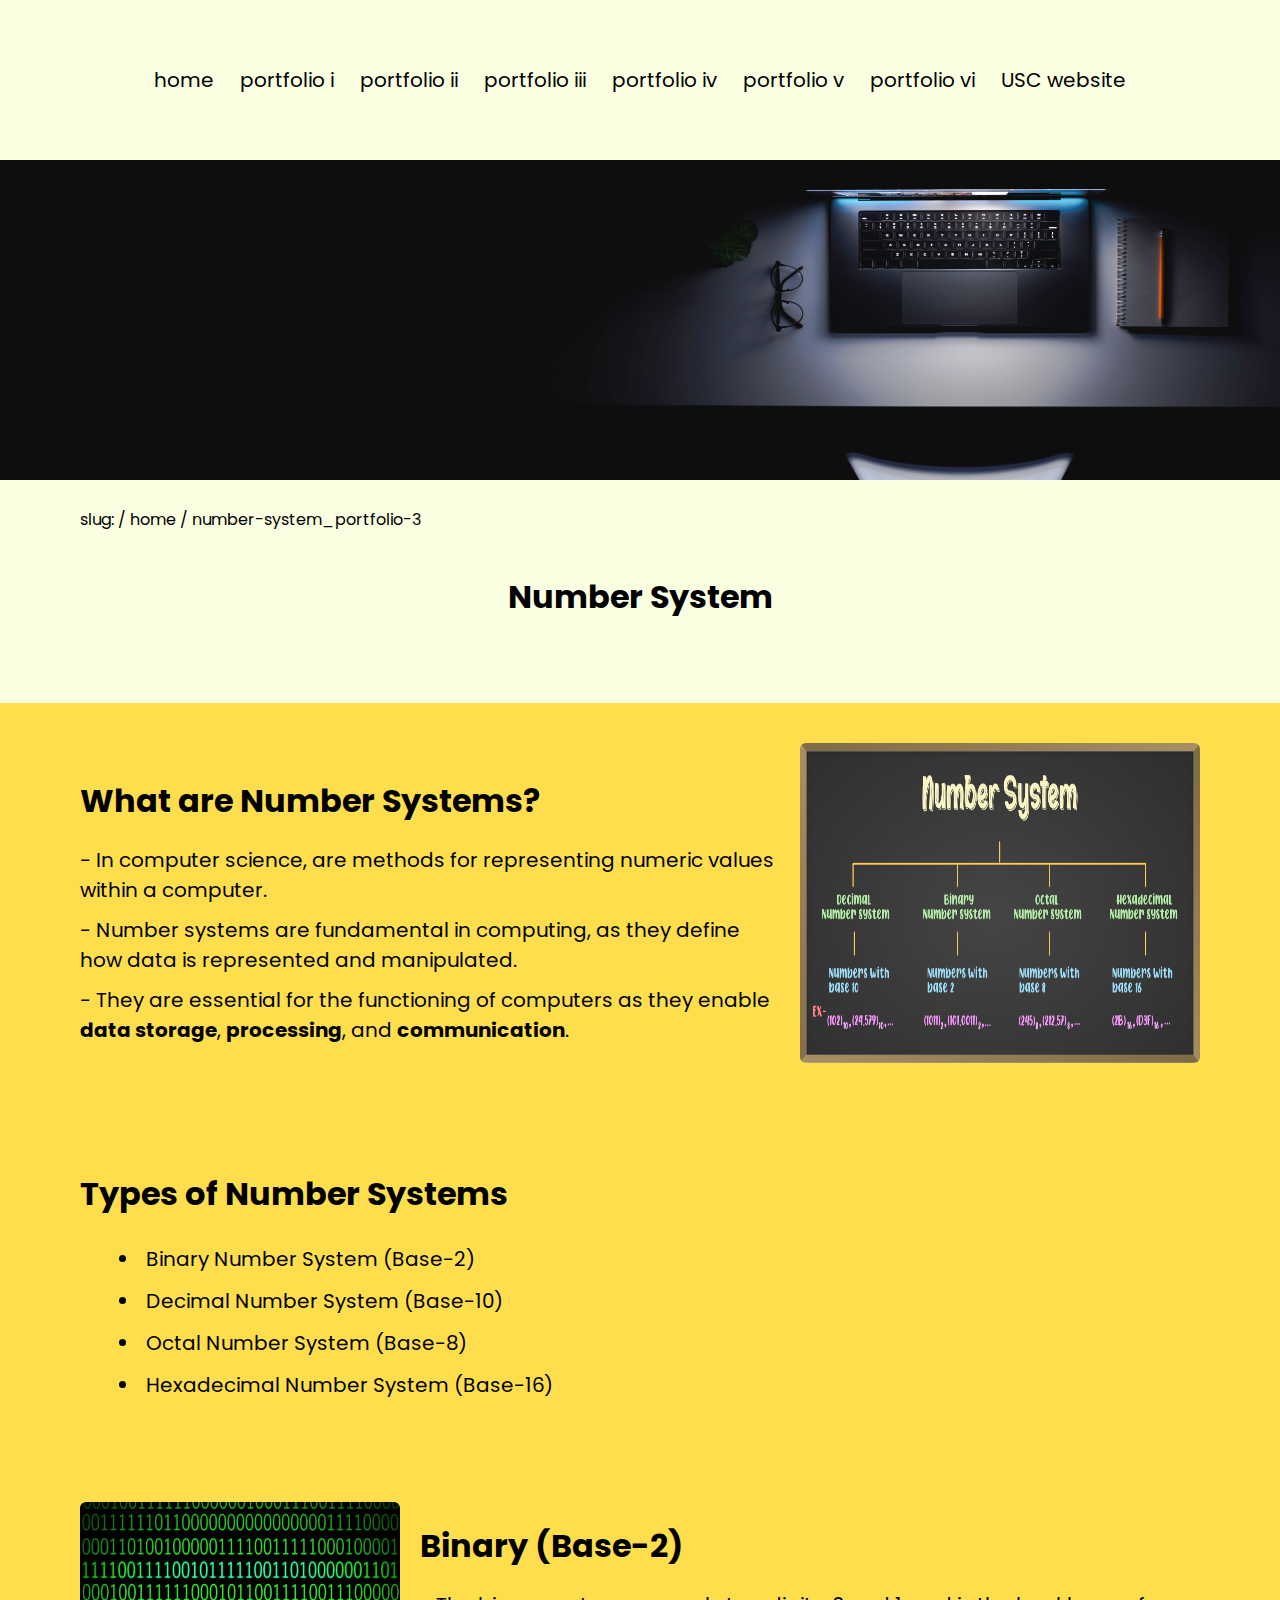
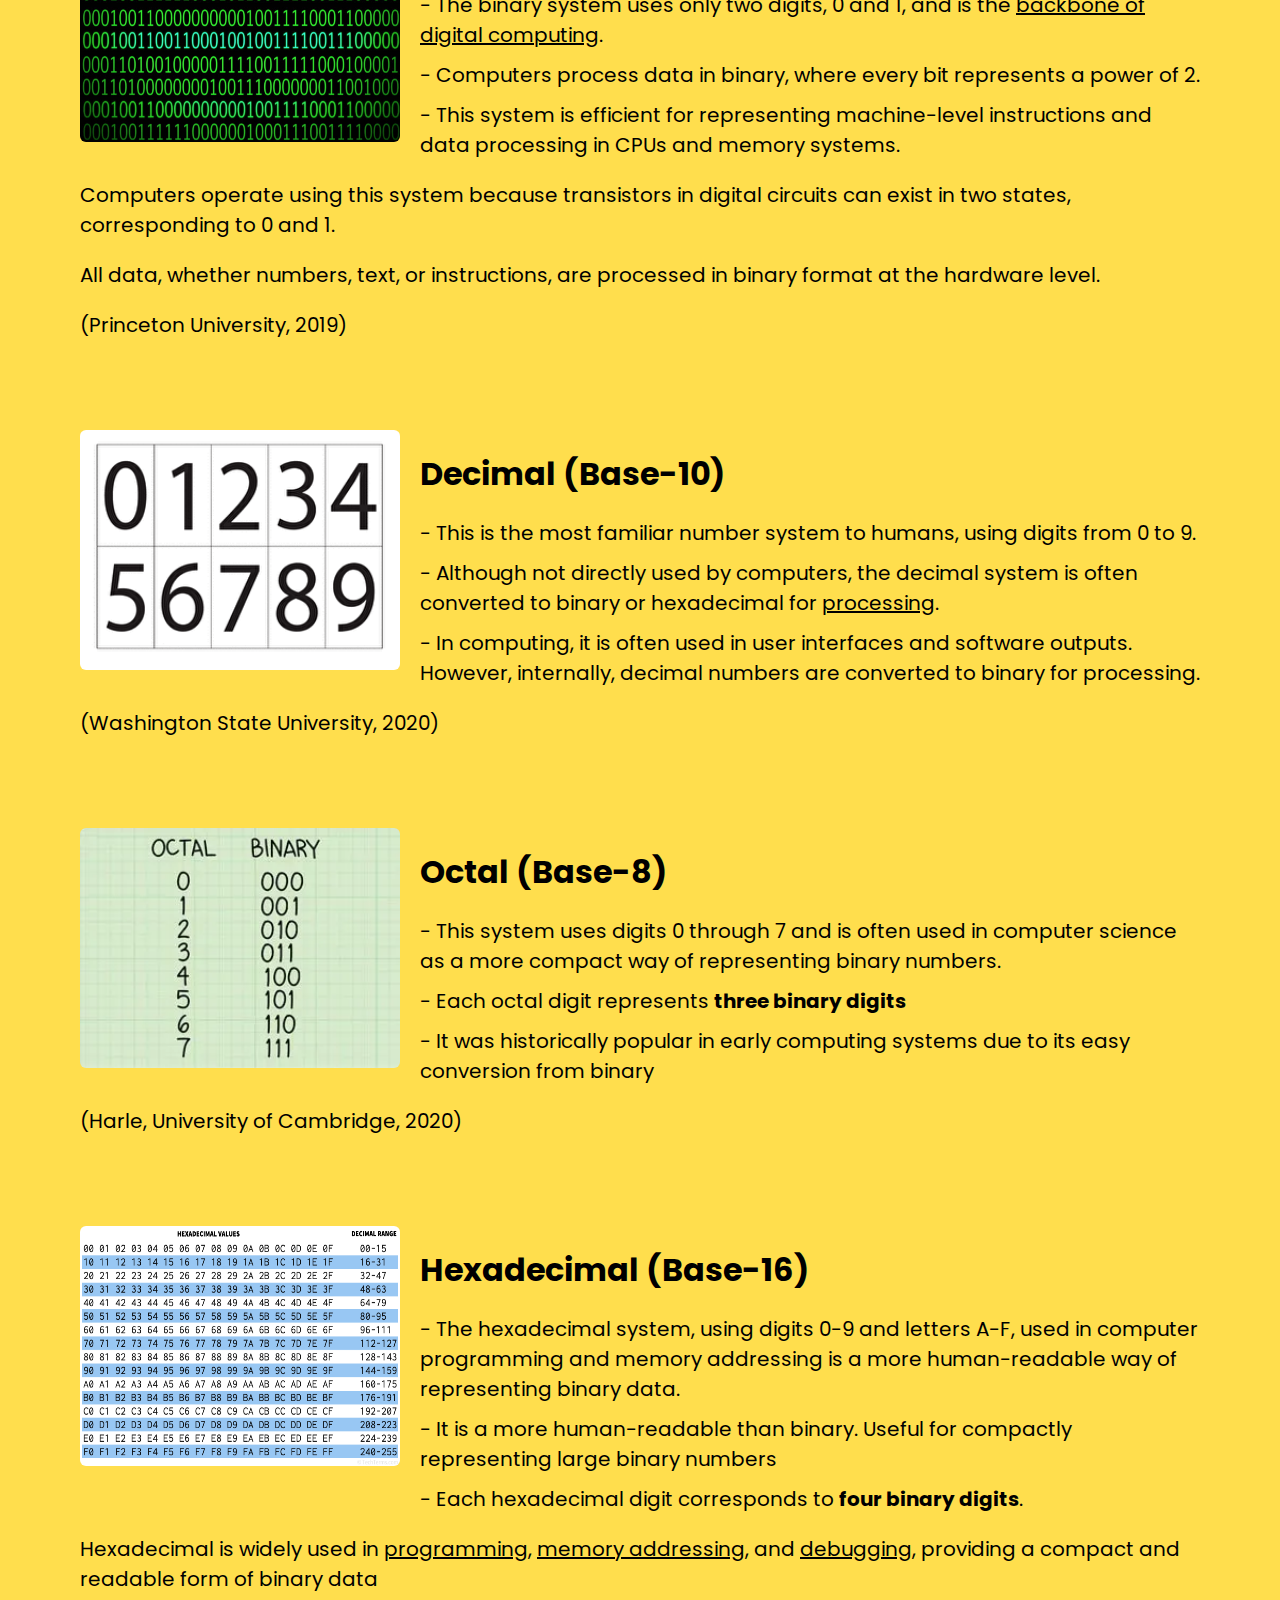
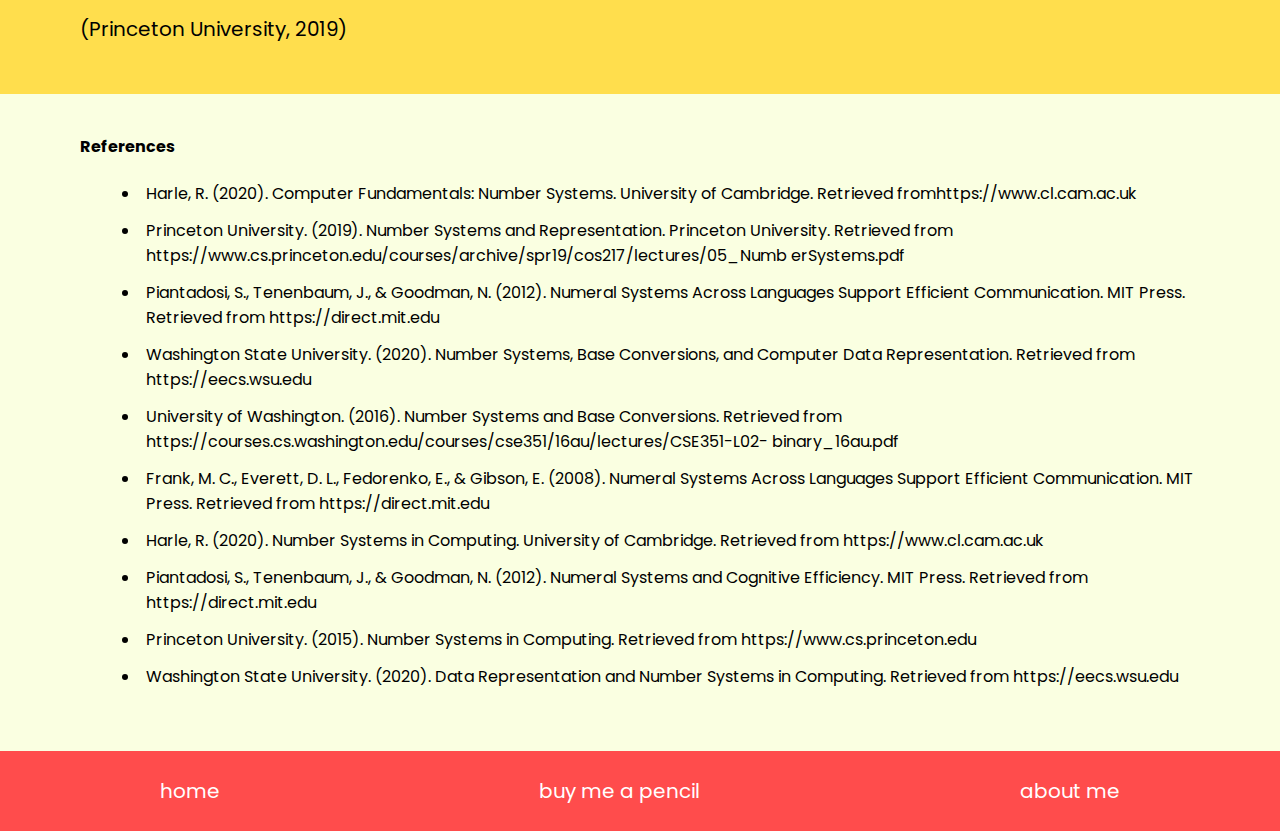
<file: number-system_portfolio-3.html>
<!DOCTYPE html>
<head>
    <title>Data, Information, and Information System - Portfolio 2</title>
    <!-- <link rel="stylesheet" href="./style.css"> -->
    <link rel="stylesheet" href="./css/portfolio-styling.css">

    <!-- I found Google Fonts Embed Online Resources  -->
    <link rel="preconnect" href="https://fonts.googleapis.com">
    <link rel="preconnect" href="https://fonts.gstatic.com" crossorigin>
    <link href="https://fonts.googleapis.com/css2?family=Poppins:ital,wght@0,100;0,200;0,300;0,400;0,500;0,600;0,700;0,800;0,900;1,100;1,200;1,300;1,400;1,500;1,600;1,700;1,800;1,900&display=swap" rel="stylesheet">

    <!-- <style>
         * {
            font-family: "Poppins", sans-serif;
            /* text-transform: lowercase; */
        }

        body {
            margin: 0;
            background-color: #FAFFE1;
        }

        header {
            /* border: solid red 1px; */
            height: 160px;

            display: flex;
            justify-content: center;
        }

        nav.container {
            /* border: solid black 1px; */
            width: 80%;

            display: flex;
            justify-content: space-evenly; /* main axis alignment of contents, horizontally */
            align-items: center; /* cross axis (vertically) aligns items, top to bottom*/
        }

        /* nav > a {
            border: solid green 1px;
        } */

        footer {
            /* border: solid black 1px; */
            height: 80px;
            background-color: #FF4C4C;
            color: white;

            display: flex;
            justify-content: space-around;
            align-items: center;
        }

        footer > a {
            color: white;
        }

        p, a {
            font-size: 20px;
            /* border: solid black 1px; */
        }

        h1, h2, h3 {
            font-size: 32px;
            /* border: solid black 1px; */
        }

        /* portfolio_templae CSS */

        p {
            margin: 10px 0;
        }

        h3 {
            margin: 20px 0;
        }

        .portfolio-hero {
            /* border: solid black 1px; */
            display: flex;
            flex-direction: column;
            align-items: center;

            padding-bottom: 60px;
        }

        /*
        .porfolio-hero-bg-image {
            /* border: solid pink 1px; */
            /* height: 200px; */
        /*} */
        
        .banner {
            width: 100vw;
            height: 320px;
        }

        .slug-left {
            align-self: baseline;
            margin: 20px 80px;
            font-size: 16px;
        }
        
        .main-article-section {
            background-color: #FFDE4D;
        }

        .design-1 {
            /* border: solid sienna 1px; */
            display: flex;
            justify-content: space-around;
            align-items: center;
            gap: 20px;

            padding: 40px 80px;
        }

        /* .design-1 > div, .design-2 > div, .design-2 > div > div  {
            border: solid black 1px;
        } */

        .design-1-image {
            height: 320px;
            width: 400px;

            border-radius: 6px;
        }

        .design-2 {
            /* border: solid sienna 1px; */
            display: flex;
            flex-direction: column;

            padding: 40px 80px;
        }

        .design-2-column-1 {
            display: flex;
            gap: 20px;
            justify-content: space-around;
            align-tracks: center;
        }

        .design-2-image {
            height: 240px;
            width: 320px;

            border-radius: 6px;
        }

        .design-3 {
            display: flex;
            gap: 20px;
            padding: 40px 80px;
        }

        /* .design-3, .design-3 > div, .design-3 > div > ul, .design-3 > div > ul li {
            border: solid black 1px;
        } */

        .design-3-col-1, .design-3-col-2 {
            flex-basis: 50%;
        }

        .design-3 > div > ul li {
            margin-left: 20px;
            padding: 6px;
        }

        /* .design-4 class */

        .design-4 {
            display: flex;
            flex-direction: column;
            align-items: center;
            padding: 40px 80px;
        }

        table {
            width: 50%;
            border-collapse: collapse;
        }

        table, th, td {
            border: solid black 2px;
            padding: 12px;
        }

        .row-heading {
            font-weight: bold;
        }

        .references {
            display: flex;
            flex-direction: column;
            padding: 40px 80px;
        }

        .references > h4 {
            margin: 0;
        }

        .references > ul li {
            margin-left: 20px;
            padding: 6px;
        }

        /* .references, .references > *, .references > * > * {
            border: solid black 1px;
        } */

        /* Additional CSS to portfolio template*/
        main {
            text-transform: initial;
        }

        .design-3 > div > ul li {
            font-size: 20px;
        }
        
    </style> -->

</head>
<body>
    <header class="parent-container">
        <nav class="container">
            <a href="https://mikev-tech.github.io/computing-itc-learnings/">home</a>
            <a href="./computer-science-as-a-discipline_portfolio-1.html">portfolio i</a>
            <a href="./data-information-and-information-system_portfolio-2.html">portfolio ii</a>
            <a href="./number-system_portfolio-3.html">portfolio iii</a>
            <a href="./computer-hardware-and-software_portfolio-4.html">portfolio iv</a>
            <a href="./motherboards_portfolio-5.html">portfolio v</a>
            <a href="./types-of-computers_portfolio-6.html">portfolio vi</a>
            <a href="https://usc.edu.ph/">USC website</a>
        </nav>
    </header>

    <div class="portfolio-hero">
        <div class="porfolio-hero-bg-image">
            <img src="./images/laptop-with-glowing-screen-table-dark-top-view-copy-space.jpg" alt="" class="banner">
        </div>
        <p class="slug-left">slug: / home / number-system_portfolio-3</p>
        <h1>Number System</h1>
    </div>


    <main class="main-article-section">
        <article class="design-1">
            <div>
                <h3>What are Number Systems?</h3>
                <p> - In computer science, are methods for representing numeric values
                    within a computer.</p>
                <p> - Number systems are fundamental in computing, as they define how data
                    is represented and manipulated.</p>
                <p> - They are essential for the functioning of computers as they enable <b>data
                    storage</b>, <b>processing</b>, and <b>communication</b>.</p>
            </div>
            <div class="design-1-column-2">
                <img src="./images/number system.png" alt="number system" class="design-1-image">
            </div>
        </article>

        <article class="design-3">
            <div class="design-3-col-1">
                <h3>Types of Number Systems</h3>
                <ul>
                    <li>Binary Number System (Base-2)</li>
                    <li>Decimal Number System (Base-10)</li>
                    <li>Octal Number System (Base-8)</li>
                    <li>Hexadecimal Number System (Base-16)</li>
                </ul>
            </div>
        </article>

        <article class="design-2">
            <div class="design-2-column-1">
                <div>
                    <img src="./images/binary number system.png" alt="binart bases-2" class="design-2-image">
                </div>
                <div>
                    <h3>Binary (Base-2)</h3>
                    <p> - The binary system uses only two digits, 0 and 1, and is the <span style="text-decoration-line: underline;">backbone of
                        digital computing</span>.</p>
                    <p> - Computers process data in binary, where every bit represents a power of 2.</p>
                    <p> - This system is efficient for representing machine-level instructions and data
                        processing in CPUs and memory systems.</p>
                </div>
            </div>
            <p>Computers operate using this system because transistors in digital circuits
                can exist in two states, corresponding to 0 and 1.</p>
            <p>All data, whether numbers, text, or instructions, are processed in binary
                format at the hardware level.</p>
            <p>(Princeton University, 2019)</p>
        </article>

        <article class="design-2">
            <div class="design-2-column-1">
                <div>
                    <img src="./images/decimal number system.gif" alt="decimal base-10" class="design-2-image">
                </div>
                <div>
                    <h3>Decimal (Base-10)</h3>
                    <p> - This is the most familiar number system to humans, using digits from 0 to 9.</p>
                    <p> - Although not directly used by computers, the decimal system is often
                        converted to binary or hexadecimal for <span style="text-decoration-line: underline;">processing</span>.</p>
                    <p> - In computing, it is often used in user interfaces and software outputs.
                        However, internally, decimal numbers are converted to binary for processing.</p>
                </div>
            </div>
            <p>(Washington State University, 2020)</p>
            <!-- <p>consectetur adipiscing elit, sed do eiusmod tempor incididunt ut labore et dolore magna aliqua.</p>
            <p>Lorem ipsum dolor sit amet, consectetur adipiscing elit, sed do eiusmod tempor incididunt ut labore et dolore magna aliqua.</p> -->
        </article>

        <article class="design-2">
            <div class="design-2-column-1">
                <div>
                    <img src="./images/octal number system.webp" alt="octal base-8" class="design-2-image">
                </div>
                <div>
                    <h3>Octal (Base-8)</h3>
                    <p> - This system uses digits 0 through 7 and is often used in computer science as
                        a more compact way of representing binary numbers.</p>
                    <p> - Each octal digit represents <b>three binary digits</b></p>
                    <p> - It was historically popular in early computing systems due to its easy
                        conversion from binary</p>
                </div>
            </div>
            <p>(Harle, University of Cambridge, 2020)</p>
        </article>

        <article class="design-2">
            <div class="design-2-column-1">
                <div>
                    <img src="./images/hexadecimal number system.webp" alt="hexadecimal base-16" class="design-2-image">
                </div>
                <div>
                    <h3>Hexadecimal (Base-16)</h3>
                    <p> - The hexadecimal system, using digits 0-9 and letters A-F, used in computer
                        programming and memory addressing is a more human-readable way of
                        representing binary data.</p>
                    <p> - It is a more human-readable than binary. Useful for compactly representing
                        large binary numbers</p>
                    <p> - Each hexadecimal digit corresponds to <b>four binary digits</b>.</p>
                </div>
            </div>
            <p>Hexadecimal is widely used in <span style="text-decoration-line: underline;">programming</span>, <span style="text-decoration-line: underline;">memory addressing</span>, and
                <span style="text-decoration-line: underline;">debugging</span>, providing a compact and readable form of binary data</p>
            <p>(Princeton University, 2019)</p>
        </article>
    </main>

    <div class="references">
        <h4>References</h4>
        <ul>
            <li>Harle, R. (2020). Computer Fundamentals: Number Systems. University of
                Cambridge. Retrieved fromhttps://www.cl.cam.ac.uk</li>
            <li>Princeton University. (2019). Number Systems and Representation. Princeton
                University. Retrieved from
                https://www.cs.princeton.edu/courses/archive/spr19/cos217/lectures/05_Numb
                erSystems.pdf</li>
            <li>Piantadosi, S., Tenenbaum, J., & Goodman, N. (2012). Numeral Systems Across Languages
                Support Efficient Communication. MIT Press. Retrieved from https://direct.mit.edu</li>
            <li>Washington State University. (2020). Number Systems, Base Conversions, and
                Computer Data Representation. Retrieved from https://eecs.wsu.edu</li>
            <li>University of Washington. (2016). Number Systems and Base Conversions.
                Retrieved from
                https://courses.cs.washington.edu/courses/cse351/16au/lectures/CSE351-L02-
                binary_16au.pdf</li>
            <li>Frank, M. C., Everett, D. L., Fedorenko, E., & Gibson, E. (2008). Numeral Systems
                Across Languages Support Efficient Communication. MIT Press. Retrieved from
                https://direct.mit.edu</li>
            <li>Harle, R. (2020). Number Systems in Computing. University of Cambridge.
                Retrieved from https://www.cl.cam.ac.uk</li>
            <li>Piantadosi, S., Tenenbaum, J., & Goodman, N. (2012). Numeral Systems and
                Cognitive Efficiency. MIT Press. Retrieved from https://direct.mit.edu</li>
            <li>Princeton University. (2015). Number Systems in Computing. Retrieved from
                https://www.cs.princeton.edu</li>
            <li>Washington State University. (2020). Data Representation and Number Systems
                in Computing. Retrieved from https://eecs.wsu.edu</li>
        </ul>
    </div>
    <footer>
        <a href="https://mikev-tech.github.io/computing-itc-learnings/">home</a>
        <a href="#">buy me a pencil</a>
        <a href="./about_me.html">about me</a>
    </footer>
</body>
</file>
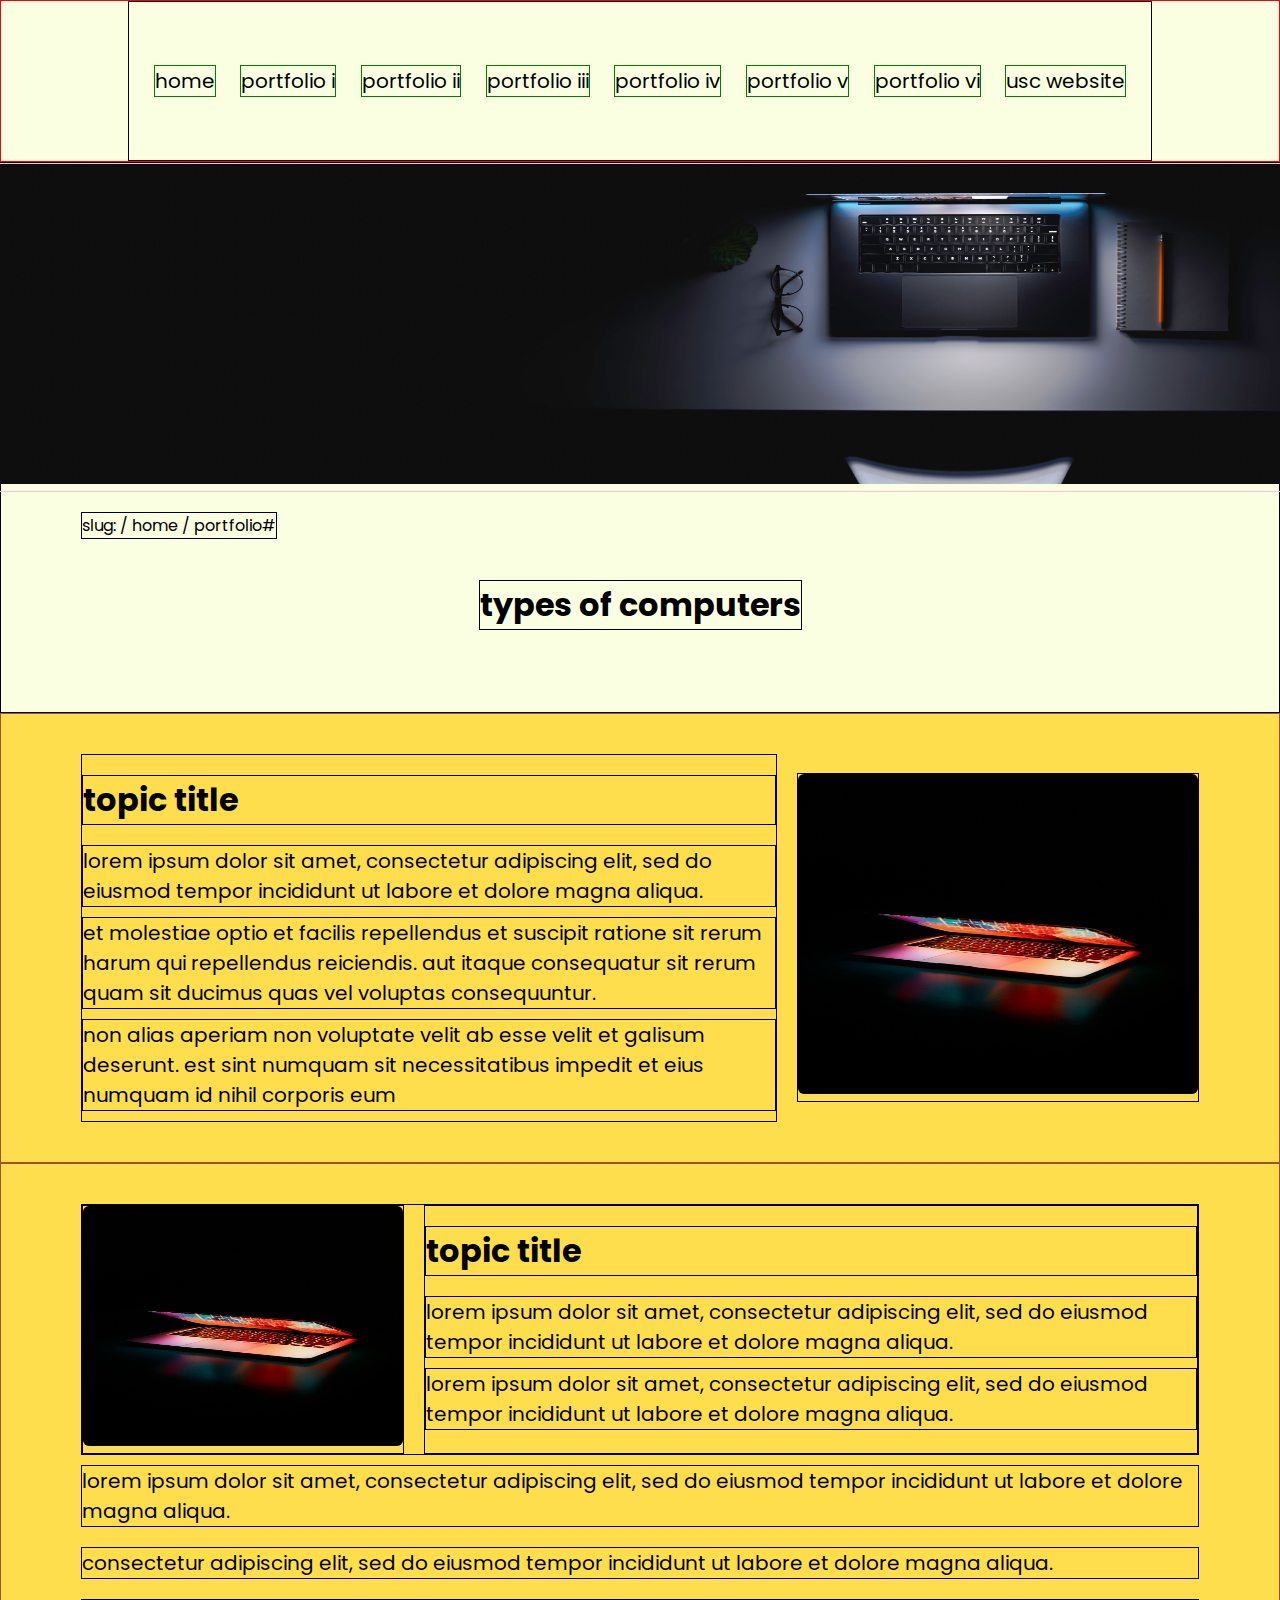
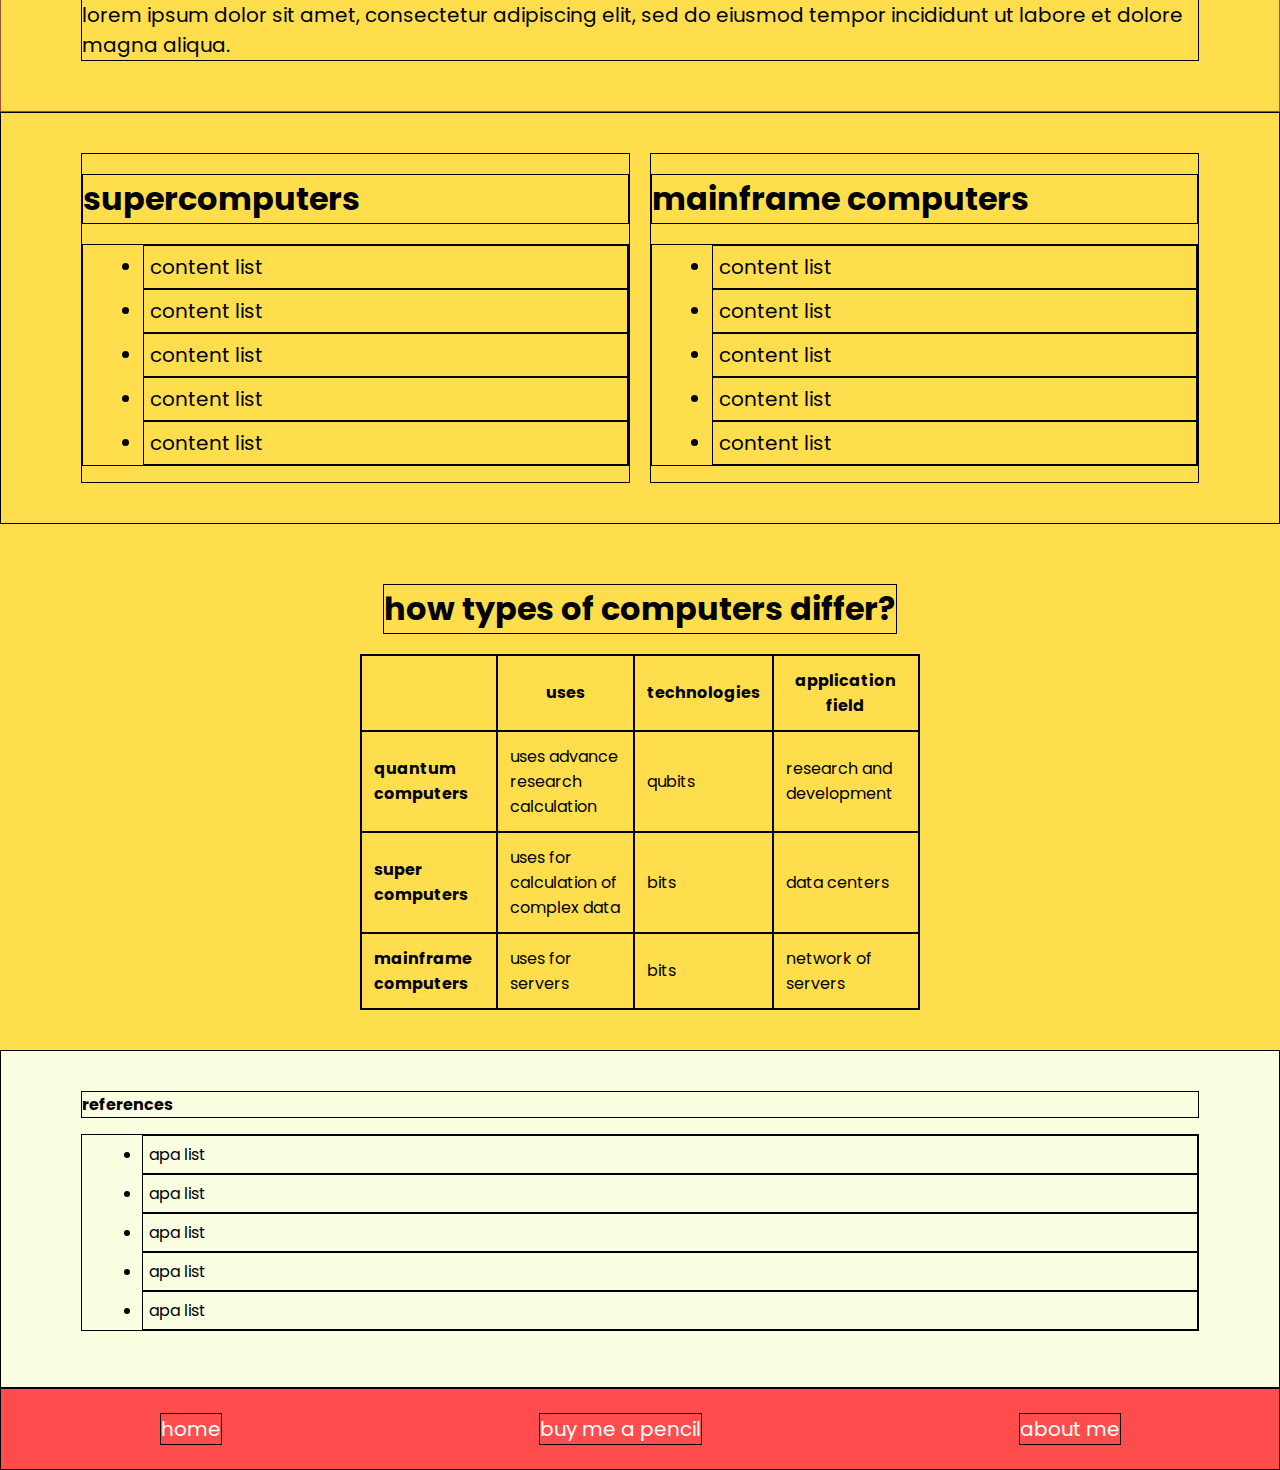
<file: portfolio_template.html>
<!DOCTYPE html>
<head>
    <title>Portfolio Design Templates</title>
    <!-- <link rel="stylesheet" href="./style.css"> -->
     <link rel="stylesheet" href="./css/portfolio-styling.css">

    <!-- I found Google Fonts Embed Online Resources  -->
    <link rel="preconnect" href="https://fonts.googleapis.com">
    <link rel="preconnect" href="https://fonts.gstatic.com" crossorigin>
    <link href="https://fonts.googleapis.com/css2?family=Poppins:ital,wght@0,100;0,200;0,300;0,400;0,500;0,600;0,700;0,800;0,900;1,100;1,200;1,300;1,400;1,500;1,600;1,700;1,800;1,900&display=swap" rel="stylesheet">

    <style>
         * {
            font-family: "Poppins", sans-serif;
            text-transform: lowercase;
        }

        body {
            margin: 0;
            background-color: #FAFFE1;
        }

        header {
            border: solid red 1px;
            height: 160px;

            display: flex;
            justify-content: center;
        }

        nav.container {
            border: solid black 1px;
            width: 80%;

            display: flex;
            justify-content: space-evenly; /* main axis alignment of contents, horizontally */
            align-items: center; /* cross axis (vertically) aligns items, top to bottom*/
        }

        nav > a {
            border: solid green 1px;
        }

        footer {
            border: solid black 1px;
            height: 80px;
            background-color: #FF4C4C;
            color: white;

            display: flex;
            justify-content: space-around;
            align-items: center;
        }

        footer > a {
            color: white;
        }

        p, a {
            font-size: 20px;
            border: solid black 1px;
        }

        h1, h2, h3 {
            font-size: 32px;
            border: solid black 1px;
        }

        /* portfolio_templae CSS */

        p {
            margin: 10px 0;
        }

        h3 {
            margin: 20px 0;
        }

        .portfolio-hero {
            border: solid black 1px;
            display: flex;
            flex-direction: column;
            align-items: center;

            padding-bottom: 60px;
        }

        .porfolio-hero-bg-image {
            border: solid pink 1px;
            /* height: 200px; */
        }
        
        .banner {
            width: 100vw;
            height: 320px;
        }

        .slug-left {
            align-self: baseline;
            margin: 20px 80px;
            font-size: 16px;
        }
        
        .main-article-section {
            background-color: #FFDE4D;
        }

        .design-1 {
            border: solid sienna 1px;
            display: flex;
            justify-content: space-around;
            align-items: center;
            gap: 20px;

            padding: 40px 80px;
        }

        .design-1 > div, .design-2 > div, .design-2 > div > div  {
            border: solid black 1px;
        }

        .design-1-image {
            height: 320px;
            width: 400px;
        }

        .design-2 {
            border: solid sienna 1px;
            display: flex;
            flex-direction: column;

            padding: 40px 80px;
        }

        .design-2-column-1 {
            display: flex;
            gap: 20px;
            justify-content: space-around;
            align-tracks: center;
        }

        .design-2-image {
            height: 240px;
            width: 320px;
        }

        .design-3 {
            display: flex;
            gap: 20px;
            padding: 40px 80px;
        }

        .design-3, .design-3 > div, .design-3 > div > ul, .design-3 > div > ul li {
            border: solid black 1px;
        }

        .design-3-col-1, .design-3-col-2 {
            flex-basis: 50%;
        }

        .design-3 > div > ul li {
            margin-left: 20px;
            padding: 6px;
        }

        /* .design-4 class */

        .design-4 {
            display: flex;
            flex-direction: column;
            align-items: center;
            padding: 40px 80px;
        }

        table {
            width: 50%;
            border-collapse: collapse;
        }

        table, th, td {
            border: solid black 2px;
            padding: 12px;
        }

        .row-heading {
            font-weight: bold;
        }

        .references {
            display: flex;
            flex-direction: column;
            padding: 40px 80px;
        }

        .references > h4 {
            margin: 0;
        }

        .references > ul li {
            margin-left: 20px;
            padding: 6px;
        }

        .references, .references > *, .references > * > * {
            border: solid black 1px;
        }
        
    </style>

</head>
<body>
    <header class="parent-container">
        <nav class="container">
            <a href="/">home</a>
            <a href="#portfolio-1">portfolio i</a>
            <a href="#">portfolio ii</a>
            <a href="#">portfolio iii</a>
            <a href="#">portfolio iv</a>
            <a href="#">portfolio v</a>
            <a href="#">portfolio vi</a>
            <a href="#">USC website</a>
        </nav>
    </header>

    <div class="portfolio-hero">
        <div class="porfolio-hero-bg-image">
            <img src="./images/laptop-with-glowing-screen-table-dark-top-view-copy-space.jpg" alt="" class="banner">
        </div>
        <p class="slug-left">slug: / home / portfolio#</p>
        <h1>Types of Computers</h1>
    </div>


    <main class="main-article-section">
        <article class="design-1">
            <div>
                <h3>Topic Title</h3>
                <p>Lorem ipsum dolor sit amet, consectetur adipiscing elit, sed do eiusmod tempor incididunt ut labore et dolore magna aliqua.</p>
                <p>Et molestiae optio et facilis repellendus et suscipit ratione sit rerum harum qui repellendus reiciendis. Aut itaque consequatur sit rerum quam sit ducimus quas vel voluptas consequuntur.</p>
                <p>Non alias aperiam non voluptate velit ab esse velit et galisum deserunt. Est sint numquam sit necessitatibus impedit et eius numquam id nihil corporis eum</p>
            </div>
            <div class="design-1-column-2">
                <img src="./images/pexels-junior-teixeira-1064069-2047905.jpg" alt="" class="design-1-image">
            </div>
        </article>

        <article class="design-2">
            <div class="design-2-column-1">
                <div>
                    <img src="./images/pexels-junior-teixeira-1064069-2047905.jpg" alt="" class="design-2-image">
                </div>
                <div>
                    <h3>Topic title</h3>
                    <p>Lorem ipsum dolor sit amet, consectetur adipiscing elit, sed do eiusmod tempor incididunt ut labore et dolore magna aliqua.</p>
                    <p>Lorem ipsum dolor sit amet, consectetur adipiscing elit, sed do eiusmod tempor incididunt ut labore et dolore magna aliqua.</p>
                </div>
            </div>
            <p>Lorem ipsum dolor sit amet, consectetur adipiscing elit, sed do eiusmod tempor incididunt ut labore et dolore magna aliqua.</p>
            <p>consectetur adipiscing elit, sed do eiusmod tempor incididunt ut labore et dolore magna aliqua.</p>
            <p>Lorem ipsum dolor sit amet, consectetur adipiscing elit, sed do eiusmod tempor incididunt ut labore et dolore magna aliqua.</p>
        </article>

        <article class="design-3">
            <div class="design-3-col-1">
                <h3>Supercomputers</h3>
                <ul>
                    <li>content list</li>
                    <li>content list</li>
                    <li>content list</li>
                    <li>content list</li>
                    <li>content list</li>
                </ul>
            </div>
            <div class="design-3-col-2">
                <h3>Mainframe computers</h3>
                <ul>
                    <li>content list</li>
                    <li>content list</li>
                    <li>content list</li>
                    <li>content list</li>
                    <li>content list</li>
                </ul>
            </div>
        </article>

        <article class="design-4">
            <h3>How types of computers differ?</h3>
            <table>
                <tr>
                    <th></th>
                    <th>Uses</th>
                    <th>Technologies</th>
                    <th>Application Field</th>
                </tr>
                <tr>
                    <td class="row-heading">Quantum Computers</td>
                    <td>Uses advance research calculation</td>
                    <td>Qubits</td>
                    <td>Research and Development</td>
                </tr>
                <tr>
                    <td class="row-heading">Super Computers</td>
                    <td>Uses for calculation of complex data</td>
                    <td>Bits</td>
                    <td>Data Centers</td>
                </tr>
                <tr>
                    <td class="row-heading">Mainframe Computers</td>
                    <td>Uses for servers</td>
                    <td>Bits</td>
                    <td>Network of Servers</td>
                </tr>
            </table>
        </article>
    </main>

    <div class="references">
        <h4>References</h4>
        <ul>
            <li>APA list</li>
            <li>APA list</li>
            <li>APA list</li>
            <li>APA list</li>
            <li>APA list</li>
        </ul>
    </div>
    <footer>
        <a href="/">home</a>
        <a href="#">buy me a pencil</a>
        <a href="./about_me.html">about me</a>
    </footer>
</body>
</file>
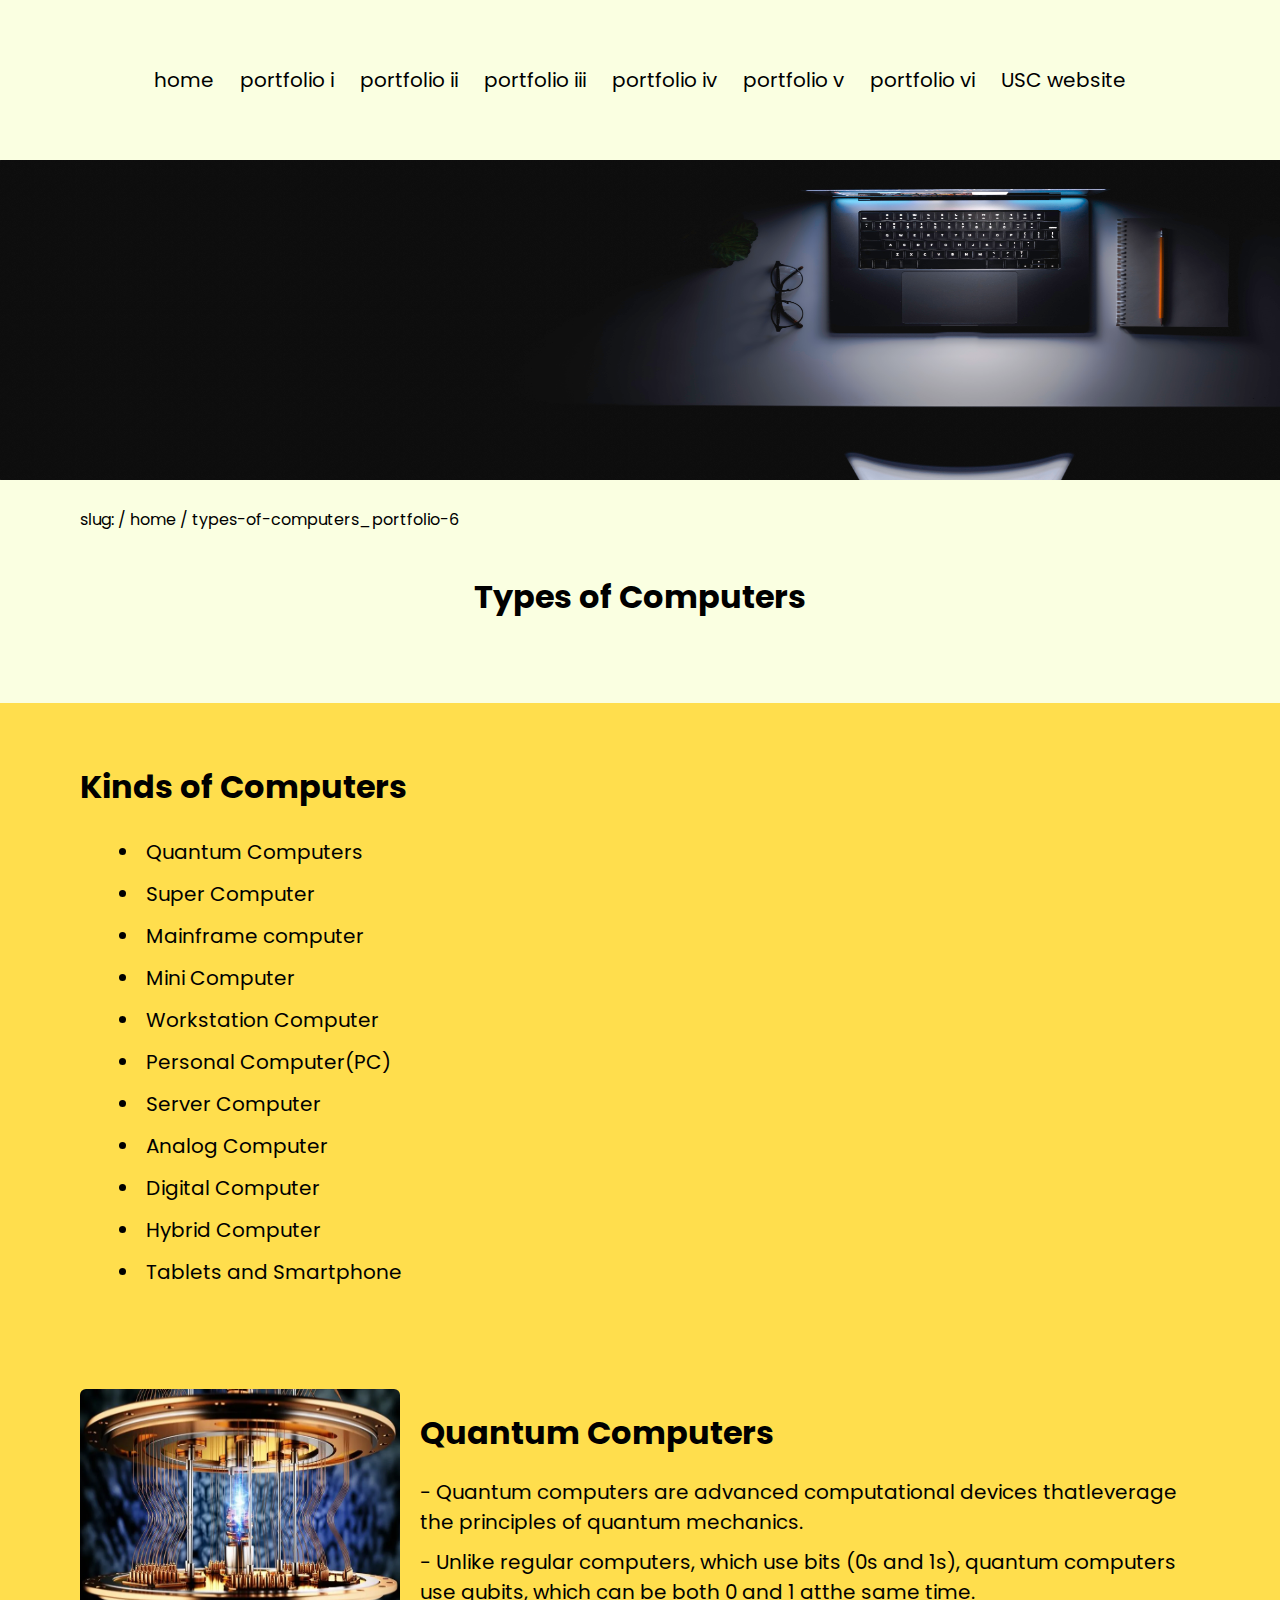
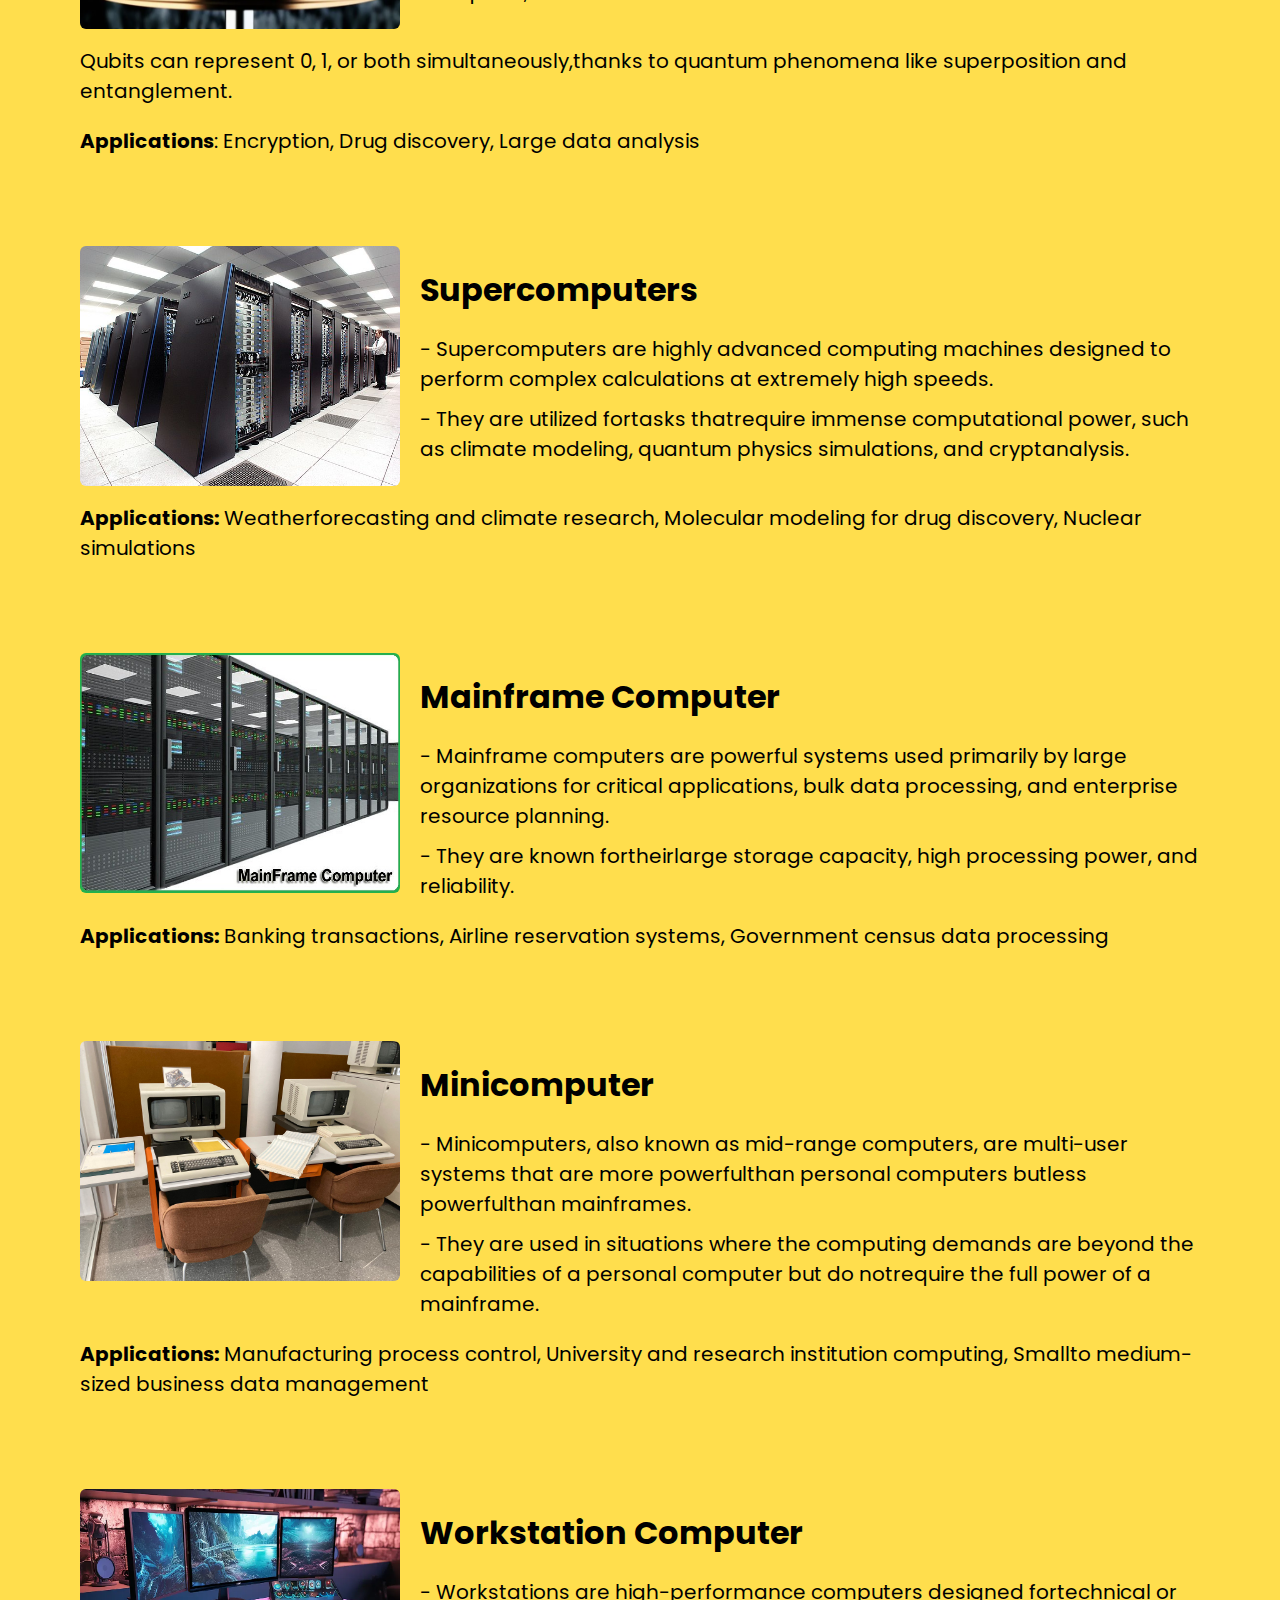
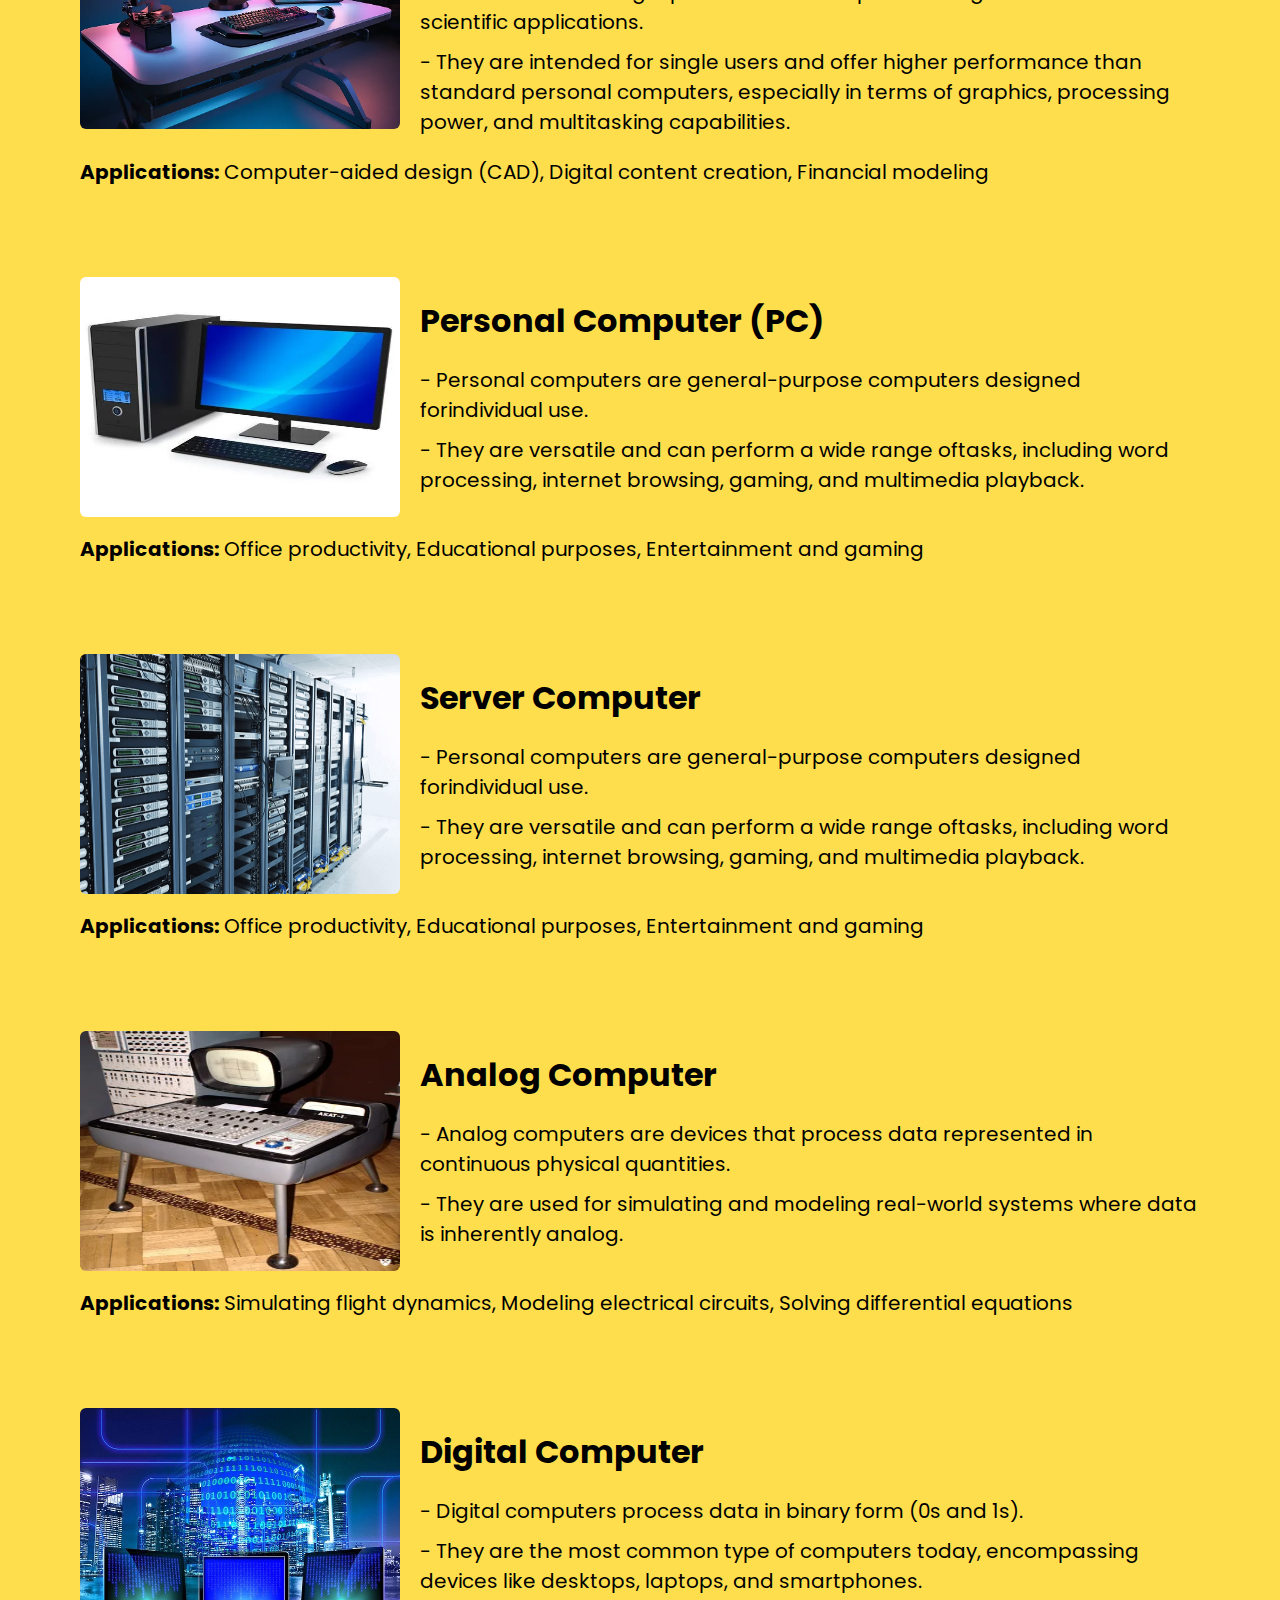
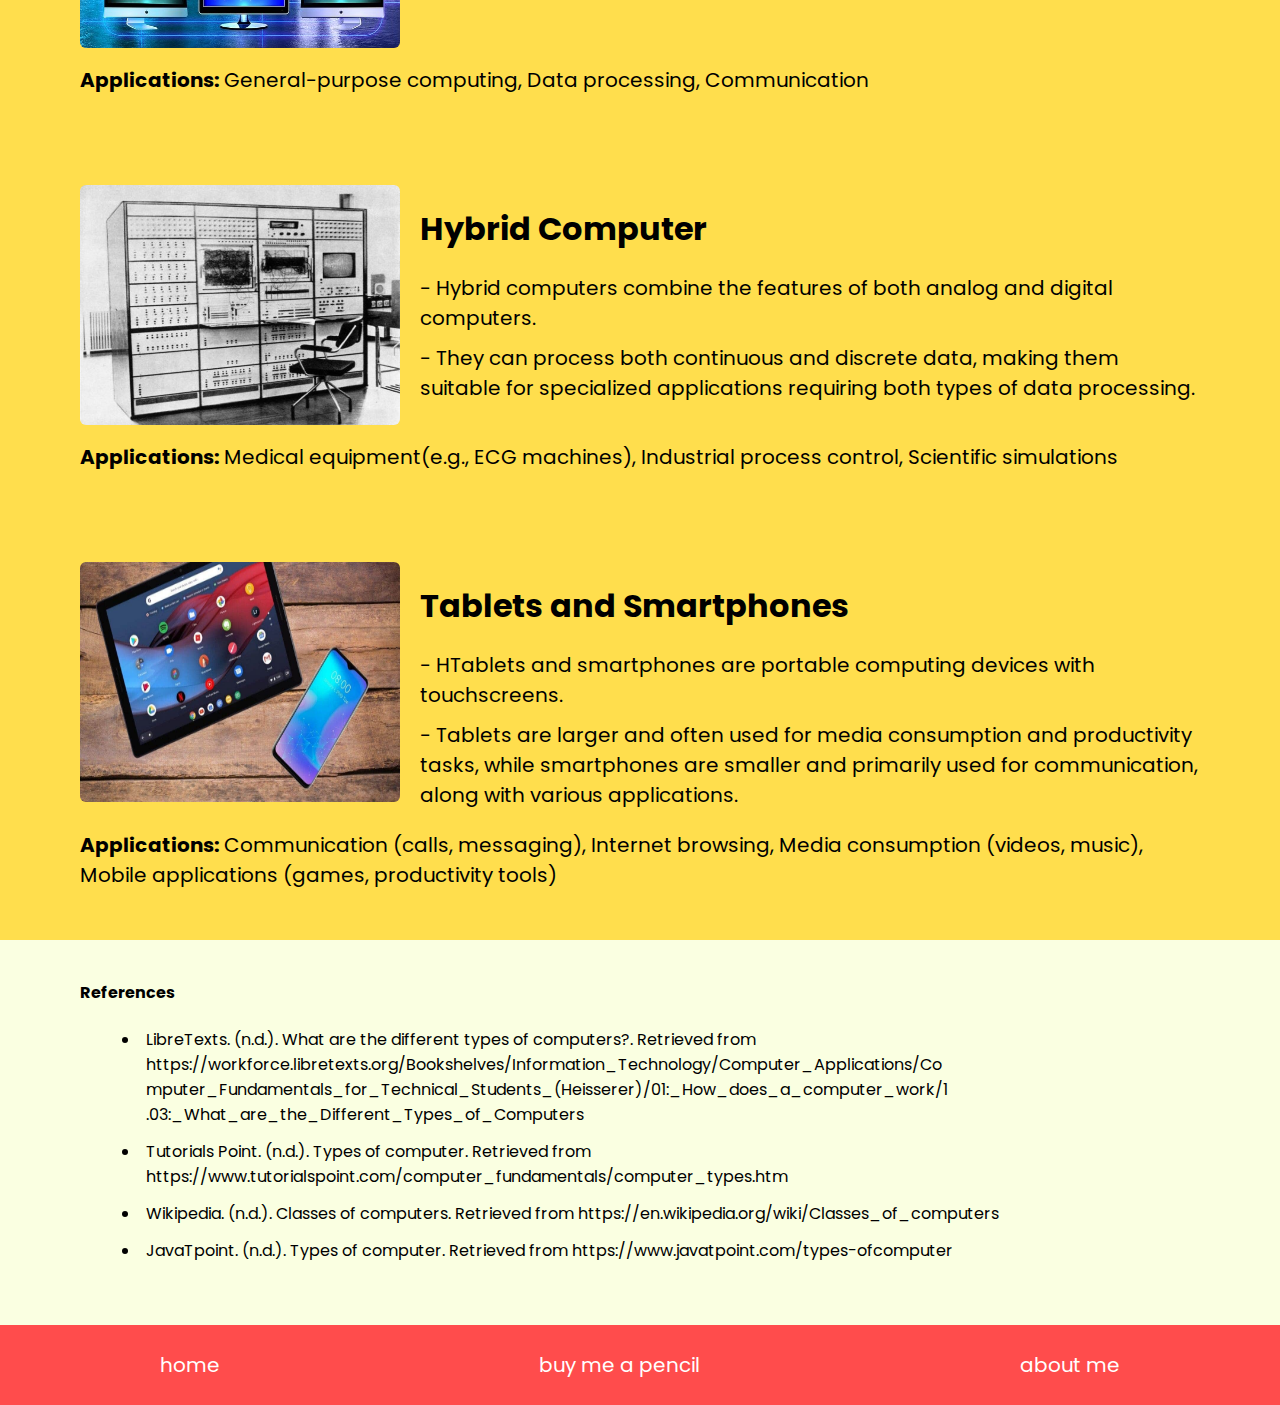
<file: types-of-computers_portfolio-6.html>
<!DOCTYPE html>
<head>
    <title>Data, Information, and Information System - Portfolio 2</title>
    <!-- <link rel="stylesheet" href="./style.css"> -->
    <link rel="stylesheet" href="./css/portfolio-styling.css">

    <!-- I found Google Fonts Embed Online Resources  -->
    <link rel="preconnect" href="https://fonts.googleapis.com">
    <link rel="preconnect" href="https://fonts.gstatic.com" crossorigin>
    <link href="https://fonts.googleapis.com/css2?family=Poppins:ital,wght@0,100;0,200;0,300;0,400;0,500;0,600;0,700;0,800;0,900;1,100;1,200;1,300;1,400;1,500;1,600;1,700;1,800;1,900&display=swap" rel="stylesheet">

    <!-- <style>
         * {
            font-family: "Poppins", sans-serif;
            /* text-transform: lowercase; */
        }

        body {
            margin: 0;
            background-color: #FAFFE1;
        }

        header {
            height: 160px;

            display: flex;
            justify-content: center;
        }

        nav.container {
            width: 80%;

            display: flex;
            justify-content: space-evenly; /* main axis alignment of contents, horizontally */
            align-items: center; /* cross axis (vertically) aligns items, top to bottom*/
        }

        footer {
            height: 80px;
            background-color: #FF4C4C;
            color: white;

            display: flex;
            justify-content: space-around;
            align-items: center;
        }

        footer > a {
            color: white;
        }

        p, a {
            font-size: 20px;
        }

        h1, h2, h3 {
            font-size: 32px;
        }

        /* portfolio_templae CSS */

        p {
            margin: 10px 0;
        }

        h3 {
            margin: 20px 0;
        }

        .portfolio-hero {
            display: flex;
            flex-direction: column;
            align-items: center;

            padding-bottom: 60px;
        }
        
        .banner {
            width: 100vw;
            height: 320px;
        }

        .slug-left {
            align-self: baseline;
            margin: 20px 80px;
            font-size: 16px;
        }
        
        .main-article-section {
            background-color: #FFDE4D;
        }

        .design-1 {
            display: flex;
            justify-content: space-around;
            align-items: center;
            gap: 20px;

            padding: 40px 80px;
        }

        .design-1-image {
            height: 320px;
            width: 400px;
            border-radius: 6px;
        }

        .design-2 {
            display: flex;
            flex-direction: column;

            padding: 40px 80px;
        }

        .design-2-column-1 {
            display: flex;
            gap: 20px;
            justify-content: space-around;
            align-tracks: center;
        }

        .design-2-image {
            height: 240px;
            width: 320px;
            border-radius: 6px;
        }

        .design-3 {
            display: flex;
            gap: 20px;
            padding: 40px 80px;
        }

        .design-3-col-1, .design-3-col-2 {
            flex-basis: 50%;
        }

        .design-3 > div > ul li {
            margin-left: 20px;
            padding: 6px;
        }

        /* .design-4 class */

        .design-4 {
            display: flex;
            flex-direction: column;
            align-items: center;
            padding: 40px 80px;
        }

        table {
            width: 50%;
            border-collapse: collapse;
        }

        table, th, td {
            border: solid black 2px;
            padding: 12px;
        }

        .row-heading {
            font-weight: bold;
        }

        .references {
            display: flex;
            flex-direction: column;
            padding: 40px 80px;
        }

        .references > h4 {
            margin: 0;
        }

        .references > ul li {
            margin-left: 20px;
            padding: 6px;
        }

        /* Additional CSS to portfolio template*/
        main {
            text-transform: initial;
        }

        .design-3 > div > ul li {
            font-size: 20px;
        }
        
    </style> -->

</head>
<body>
    <header class="parent-container">
        <nav class="container">
            <a href="https://mikev-tech.github.io/computing-itc-learnings/">home</a>
            <a href="./computer-science-as-a-discipline_portfolio-1.html">portfolio i</a>
            <a href="./data-information-and-information-system_portfolio-2.html">portfolio ii</a>
            <a href="./number-system_portfolio-3.html">portfolio iii</a>
            <a href="./computer-hardware-and-software_portfolio-4.html">portfolio iv</a>
            <a href="./motherboards_portfolio-5.html">portfolio v</a>
            <a href="./types-of-computers_portfolio-6.html">portfolio vi</a>
            <a href="https://usc.edu.ph/">USC website</a>
        </nav>
    </header>

    <div class="portfolio-hero">
        <div class="porfolio-hero-bg-image">
            <img src="./images/laptop-with-glowing-screen-table-dark-top-view-copy-space.jpg" alt="" class="banner">
        </div>
        <p class="slug-left">slug: / home / types-of-computers_portfolio-6</p>
        <h1>Types of Computers</h1>
    </div>

    <main class="main-article-section">
        <article class="design-3">
            <div class="design-3-col-1">
                <h3>Kinds of Computers</h3>
                <ul>
                    <li>Quantum Computers</li>
                    <li>Super Computer</li>
                    <li>Mainframe computer</li>
                    <li>Mini Computer</li>
                    <li>Workstation Computer</li>
                    <li>Personal Computer(PC)</li>
                    <li>Server Computer</li>
                    <li>Analog Computer</li>
                    <li>Digital Computer</li>
                    <li>Hybrid Computer</li>
                    <li>Tablets and Smartphone</li>
                </ul>
            </div>
        </article>

        <article class="design-2">
            <div class="design-2-column-1">
                <div>
                    <img src="./images/quantum-computer.webp" alt="quantum computer" class="design-2-image">
                </div>
                <div>
                    <h3>Quantum Computers</h3>
                    <p> - Quantum computers are advanced computational devices thatleverage the principles
                        of quantum mechanics.</p>
                    <p> - Unlike regular computers, which use bits (0s and 1s), quantum computers use qubits,
                        which can be both 0 and 1 atthe same time.</p>
                </div>
            </div>
            <p>Qubits can represent 0, 1, or both simultaneously,thanks to quantum phenomena like
                superposition and entanglement.</p>
            <p><b>Applications</b>: Encryption, Drug discovery, Large data analysis</p>
        </article>

        <article class="design-2">
            <div class="design-2-column-1">
                <div>
                    <img src="./images/supercomputers.jpg" alt="supercomputers" class="design-2-image">
                </div>
                <div>
                    <h3>Supercomputers</h3>
                    <p> - Supercomputers are highly advanced computing machines designed to perform
                        complex calculations at extremely high speeds.</p>
                    <p> - They are utilized fortasks thatrequire immense computational power, such as climate
                        modeling, quantum physics simulations, and cryptanalysis.</p>
                </div>
            </div>
            <p><b>Applications:</b> Weatherforecasting and climate research, Molecular modeling for drug discovery, Nuclear simulations</p>
        </article>

        <article class="design-2">
            <div class="design-2-column-1">
                <div>
                    <img src="./images/mainframe-computer.jpg" alt="mainframe computer" class="design-2-image">
                </div>
                <div>
                    <h3>Mainframe Computer</h3>
                    <p> - Mainframe computers are powerful systems used primarily by large organizations for
                        critical applications, bulk data processing, and enterprise resource planning.</p>
                    <p> - They are known fortheirlarge storage capacity, high processing power, and reliability.</p>
                </div>
            </div>
            <p><b>Applications:</b> Banking transactions, Airline reservation systems, Government census data processing</p>
        </article>

        <article class="design-2">
            <div class="design-2-column-1">
                <div>
                    <img src="./images/minicomputers.jpeg" alt="mini computers" class="design-2-image">
                </div>
                <div>
                    <h3>Minicomputer</h3>
                    <p> - Minicomputers, also known as mid-range computers, are multi-user systems that are
                        more powerfulthan personal computers butless powerfulthan mainframes.</p>
                    <p> - They are used in situations where the computing demands are beyond the capabilities
                        of a personal computer but do notrequire the full power of a mainframe.</p>
                </div>
            </div>
            <p><b>Applications:</b> Manufacturing process control, University and research institution computing, Smallto medium-sized business data management</p>
        </article>

        <article class="design-2">
            <div class="design-2-column-1">
                <div>
                    <img src="./images/workstation compuer.webp" alt="workstation computer" class="design-2-image">
                </div>
                <div>
                    <h3>Workstation Computer</h3>
                    <p> - Workstations are high-performance computers designed fortechnical or scientific
                        applications.</p>
                    <p> - They are intended for single users and offer higher performance than standard personal
                        computers, especially in terms of graphics, processing power, and multitasking
                        capabilities.</p>
                </div>
            </div>
            <p><b>Applications:</b> Computer-aided design (CAD), Digital content creation, Financial modeling</p>
        </article>

        <article class="design-2">
            <div class="design-2-column-1">
                <div>
                    <img src="./images/personal-computer-PC.webp" alt="personal computer" class="design-2-image">
                </div>
                <div>
                    <h3>Personal Computer (PC)</h3>
                    <p> - Personal computers are general-purpose computers designed forindividual use.</p>
                    <p> - They are versatile and can perform a wide range oftasks, including word processing,
                        internet browsing, gaming, and multimedia playback.</p>
                </div>
            </div>
            <p><b>Applications:</b> Office productivity, Educational purposes, Entertainment and gaming</p>
        </article>

        <article class="design-2">
            <div class="design-2-column-1">
                <div>
                    <img src="./images/server-computer.png" alt="server computer" class="design-2-image">
                </div>
                <div>
                    <h3>Server Computer</h3>
                    <p> - Personal computers are general-purpose computers designed forindividual use.</p>
                    <p> - They are versatile and can perform a wide range oftasks, including word processing,
                        internet browsing, gaming, and multimedia playback.</p>
                </div>
            </div>
            <p><b>Applications:</b> Office productivity, Educational purposes, Entertainment and gaming</p>
        </article>

        <article class="design-2">
            <div class="design-2-column-1">
                <div>
                    <img src="./images/analog-computer.webp" alt="analog computer" class="design-2-image">
                </div>
                <div>
                    <h3>Analog Computer</h3>
                    <p> - Analog computers are devices that process data represented in continuous physical
                        quantities.</p>
                    <p> - They are used for simulating and modeling real-world systems where data is inherently
                        analog.</p>
                </div>
            </div>
            <p><b>Applications:</b> Simulating flight dynamics, Modeling electrical circuits, Solving differential equations</p>
        </article>

        <article class="design-2">
            <div class="design-2-column-1">
                <div>
                    <img src="./images/digital-computer.jpg" alt="digital computer" class="design-2-image">
                </div>
                <div>
                    <h3>Digital Computer</h3>
                    <p> - Digital computers process data in binary form (0s and 1s).</p>
                    <p> - They are the most common type of computers today, encompassing devices like
                        desktops, laptops, and smartphones.</p>
                </div>
            </div>
            <p><b>Applications:</b> General-purpose computing, Data processing, Communication</p>
        </article>

        <article class="design-2">
            <div class="design-2-column-1">
                <div>
                    <img src="./images/hybrid-computer.jpg" alt="hybrid computer" class="design-2-image">
                </div>
                <div>
                    <h3>Hybrid Computer</h3>
                    <p> - Hybrid computers combine the features of both analog and digital computers.</p>
                    <p> - They can process both continuous and discrete data, making them suitable for
                        specialized applications requiring both types of data processing.</p>
                </div>
            </div>
            <p><b>Applications:</b> Medical equipment(e.g., ECG machines), Industrial process control, Scientific simulations</p>
        </article>

        <article class="design-2">
            <div class="design-2-column-1">
                <div>
                    <img src="./images/tablets and smartphones.jpg" alt="tablets and smartphones" class="design-2-image">
                </div>
                <div>
                    <h3>Tablets and Smartphones</h3>
                    <p> - HTablets and smartphones are portable computing devices with touchscreens.</p>
                    <p> - Tablets are larger and often used for media consumption and productivity tasks, while
                        smartphones are smaller and primarily used for communication, along with various
                        applications.</p>
                </div>
            </div>
            <p><b>Applications:</b> Communication (calls, messaging), Internet browsing, Media consumption (videos, music), Mobile applications (games, productivity tools)</p>
        </article>
        
    </main>

    <div class="references">
        <h4>References</h4>
        <ul>
            <li>LibreTexts. (n.d.). What are the different types of computers?. Retrieved from
                https://workforce.libretexts.org/Bookshelves/Information_Technology/Computer_Applications/Co
                mputer_Fundamentals_for_Technical_Students_(Heisserer)/01:_How_does_a_computer_work/1
                .03:_What_are_the_Different_Types_of_Computers</li>
            <li>Tutorials Point. (n.d.). Types of computer. Retrieved from
                https://www.tutorialspoint.com/computer_fundamentals/computer_types.htm</li>
            <li>Wikipedia. (n.d.). Classes of computers. Retrieved from
                https://en.wikipedia.org/wiki/Classes_of_computers</li>
            <li>JavaTpoint. (n.d.). Types of computer. Retrieved from https://www.javatpoint.com/types-ofcomputer</li>
        </ul>
    </div>
    <footer>
        <a href="https://mikev-tech.github.io/computing-itc-learnings/">home</a>
        <a href="#">buy me a pencil</a>
        <a href="./about_me.html">about me</a>
    </footer>
</body>
</file>
<file: style.css>
* {
    font-family: "Poppins", sans-serif;
    text-transform: lowercase;
}

body {
    margin: 0;
    background-color: #FAFFE1;
}

header {
    height: 160px;

    display: flex;
    justify-content: center;
}

footer {
    height: 80px;
    background-color: #FF4C4C;
    color: white;

    display: flex;
    justify-content: space-around;
    align-items: center;
}

a {
    text-decoration-line: none;
}

nav > a {
    color: black;
}

nav > a:hover {
    color: #FF4C4C;
}

.button {
    color: white !important;
}

.button:hover {
    text-decoration-line: underline;
}

footer > a {
    color: white;
}

footer > a:hover {
    text-decoration-line: underline;
}

p, a {
    font-size: 20px;
}

h1, h2, h3 {
    font-size: 32px;
    /* border: solid black 1px; */
}

#usc-logo {
    height: 56px;
}

nav.container {
    width: 80%;

    display: flex;
    justify-content: space-evenly; /* main axis alignment of contents, horizontally */
    align-items: center; /* cross axis (vertically) aligns items, top to bottom*/
}

section.hero-section {
    height: 72vh;

    display: flex;
    justify-content: center;
    align-items: center;
}

div.hero-content {
    text-align: center;
    /* height: 180px; */
    min-height: 160px;
    max-height: 400px;

    width: 680px;
    min-width: 600px;
    max-width: 800px;
    
}
section > div {
    width: 80vw;
}

.portfolio-cards {
    display: flex;
    justify-content: center;

    /* padding-top: 40px;
    padding-bottom: 40px; */
    padding: 40px;

}

.portfolio-1-content, .portfolio-3-content, .portfolio-5-content {
    /* width: 92vw; */
    height: 300px;
    display: flex;
    justify-content: space-evenly;
    align-items: center;
    gap: 2.5em;
    padding: 60px 40px;

    border-radius: 30px;
    background-color: #FFB22C;
}

.portfolio-2-content, .portfolio-4-content, .portfolio-6-content {
    /* width: 92vw; */
    height: 300px;
    display: flex;
    justify-content: space-evenly;
    align-items: center;
    gap: 2.5em;
    padding: 60px 40px;

    border-radius: 30px;
    background-color: #FFDE4D;
}

.section-image {
    width: 360px;
    height: 280px;
    border-radius: 28px;
}
.button {
    margin-top: 20px;
    padding: 12px 24px;
    background-color: #FF4C4C;
    color: white;
    border-radius: 8px;
}

.column-2 {
    flex-grow: 1;
}
</file>
<file: about-me-styling.css>
* {
    font-family: "Poppins", sans-serif;
    text-transform: lowercase;
}

body {
    margin: 0;
    background-color: #FAFFE1;
}

header {

    height: 160px;

    display: flex;
    justify-content: center;
}

nav.container {
    width: 80%;

    display: flex;
    justify-content: space-evenly; /* main axis alignment of contents, horizontally */
    align-items: center; /* cross axis (vertically) aligns items, top to bottom*/
}


footer {
    height: 80px;
    background-color: #FF4C4C;
    color: white;

    display: flex;
    justify-content: space-around;
    align-items: center;
}

a {
    text-decoration-line: none;
}

nav > a {
    color: black;
}

nav > a:hover {
    color: #FF4C4C;
}

.button {
    color: white !important;
}

.button:hover {
    text-decoration-line: underline;
}

footer > a {
    color: white;
}

footer > a:hover {
    text-decoration-line: underline;
}

p, a {
    font-size: 20px;
}

h1, h2, h3 {
    font-size: 32px;
}

/* about me css */
div.about-me-hero-section {
    height: 72vh;

    display: flex;
    flex-direction: column;
    justify-content: center;
    align-items: center;
}

div.hero-content {
    text-align: center;
    /* height: 180px; */
    min-height: 160px;
    max-height: 400px;

    width: 680px;
    min-width: 600px;
    max-width: 800px;
}

p.about-me-hero-text {
    font-size: 16px;
}

div.self-container {
    display: flex;
    align-items: center;
    gap: 20px;

    padding-bottom: 20px;
}

.profile-pic {
    width: 720px;
}
img.self-pic {
    width: 100%;
    height: auto;

    border-radius: 10px;
}

hr {
    width: 20%;
    border: solid #FFB22C 2px;
}

/* list css */

div.skills-list, div.learnings-list  {
    display: flex;
    flex-direction: column;
    align-items: center;

    padding: 40px 0;
}


.list-titles {
    margin: 0;
}

ul li {
    padding: 6px;
}

div.connects {
    display: flex;
    flex-direction: column;
    align-items: center;
    
    padding: 40px 0;
}

div.socials {
    display: flex;
    justify-content: space-between;
    align-items: center;
    gap: 60px;
}
.socmed-icons {
    width: 64px;
    height: auto;
}
</file>
<file: css/portfolio-styling.css>
* {
    font-family: "Poppins", sans-serif;
    /* text-transform: lowercase; */
}

body {
    margin: 0;
    background-color: #FAFFE1;
}

header {
    /* border: solid red 1px; */
    height: 160px;

    display: flex;
    justify-content: center;
}

nav.container {
    /* border: solid black 1px; */
    width: 80%;

    display: flex;
    justify-content: space-evenly; /* main axis alignment of contents, horizontally */
    align-items: center; /* cross axis (vertically) aligns items, top to bottom*/
}

/* nav > a {
    border: solid green 1px;
} */

footer {
    /* border: solid black 1px; */
    height: 80px;
    background-color: #FF4C4C;
    color: white;

    display: flex;
    justify-content: space-around;
    align-items: center;
}

a {
    text-decoration-line: none;
}

nav > a {
    color: black;
}

nav > a:hover {
    color: #FF4C4C;
}

.button {
    color: white !important;
}

.button:hover {
    text-decoration-line: underline;
}

footer > a {
    color: white;
}

footer > a:hover {
    text-decoration-line: underline;
}

p, a {
    font-size: 20px;
    /* border: solid black 1px; */
}

h1, h2, h3 {
    font-size: 32px;
    /* border: solid black 1px; */
}

/* portfolio_templae CSS */

p {
    margin: 10px 0;
}

h3 {
    margin: 20px 0;
}

.portfolio-hero {
    /* border: solid black 1px; */
    display: flex;
    flex-direction: column;
    align-items: center;

    padding-bottom: 60px;
}

/* .porfolio-hero-bg-image {
    border: solid pink 1px;
} */

.banner {
    width: 100vw;
    height: 320px;
}

.slug-left {
    align-self: baseline;
    margin: 20px 80px;
    font-size: 16px;
}

.main-article-section {
    background-color: #FFDE4D;
}

.design-1 {
    /* border: solid sienna 1px; */
    display: flex;
    justify-content: space-around;
    align-items: center;
    gap: 20px;

    padding: 40px 80px;
}

/* .design-1 > div, .design-2 > div, .design-2 > div > div  {
    border: solid black 1px;
} */

.design-1-image {
    height: 320px;
    width: 400px;

    border-radius: 6px;
}

.design-2 {
    /* border: solid sienna 1px; */
    display: flex;
    flex-direction: column;

    padding: 40px 80px;
}

.design-2-column-1 {
    display: flex;
    gap: 20px;
    justify-content: space-around;
    align-tracks: center;
}

.design-2-image {
    height: 240px;
    width: 320px;

    border-radius: 6px;
}

.design-3 {
    display: flex;
    gap: 20px;
    padding: 40px 80px;
}

/* .design-3, .design-3 > div, .design-3 > div > ul, .design-3 > div > ul li {
    border: solid black 1px;
} */

.design-3-col-1, .design-3-col-2 {
    flex-basis: 50%;
}

.design-3 > div > ul li {
    margin-left: 20px;
    padding: 6px;
}

/* .design-4 class */

.design-4 {
    display: flex;
    flex-direction: column;
    align-items: center;
    padding: 40px 80px;
}

table {
    width: 50%;
    border-collapse: collapse;
}

table, th, td {
    border: solid black 2px;
    padding: 12px;
}

.row-heading {
    font-weight: bold;
}

.references {
    display: flex;
    flex-direction: column;
    padding: 40px 80px;
}

.references > h4 {
    margin: 0;
}

.references > ul li {
    margin-left: 20px;
    padding: 6px;
}

/* .references, .references > *, .references > * > * {
    border: solid black 1px;
} */

/* Additional CSS to portfolio template*/
main {
    text-transform: initial;
}

.design-3 > div > ul li {
    font-size: 20px;
}
</file>
